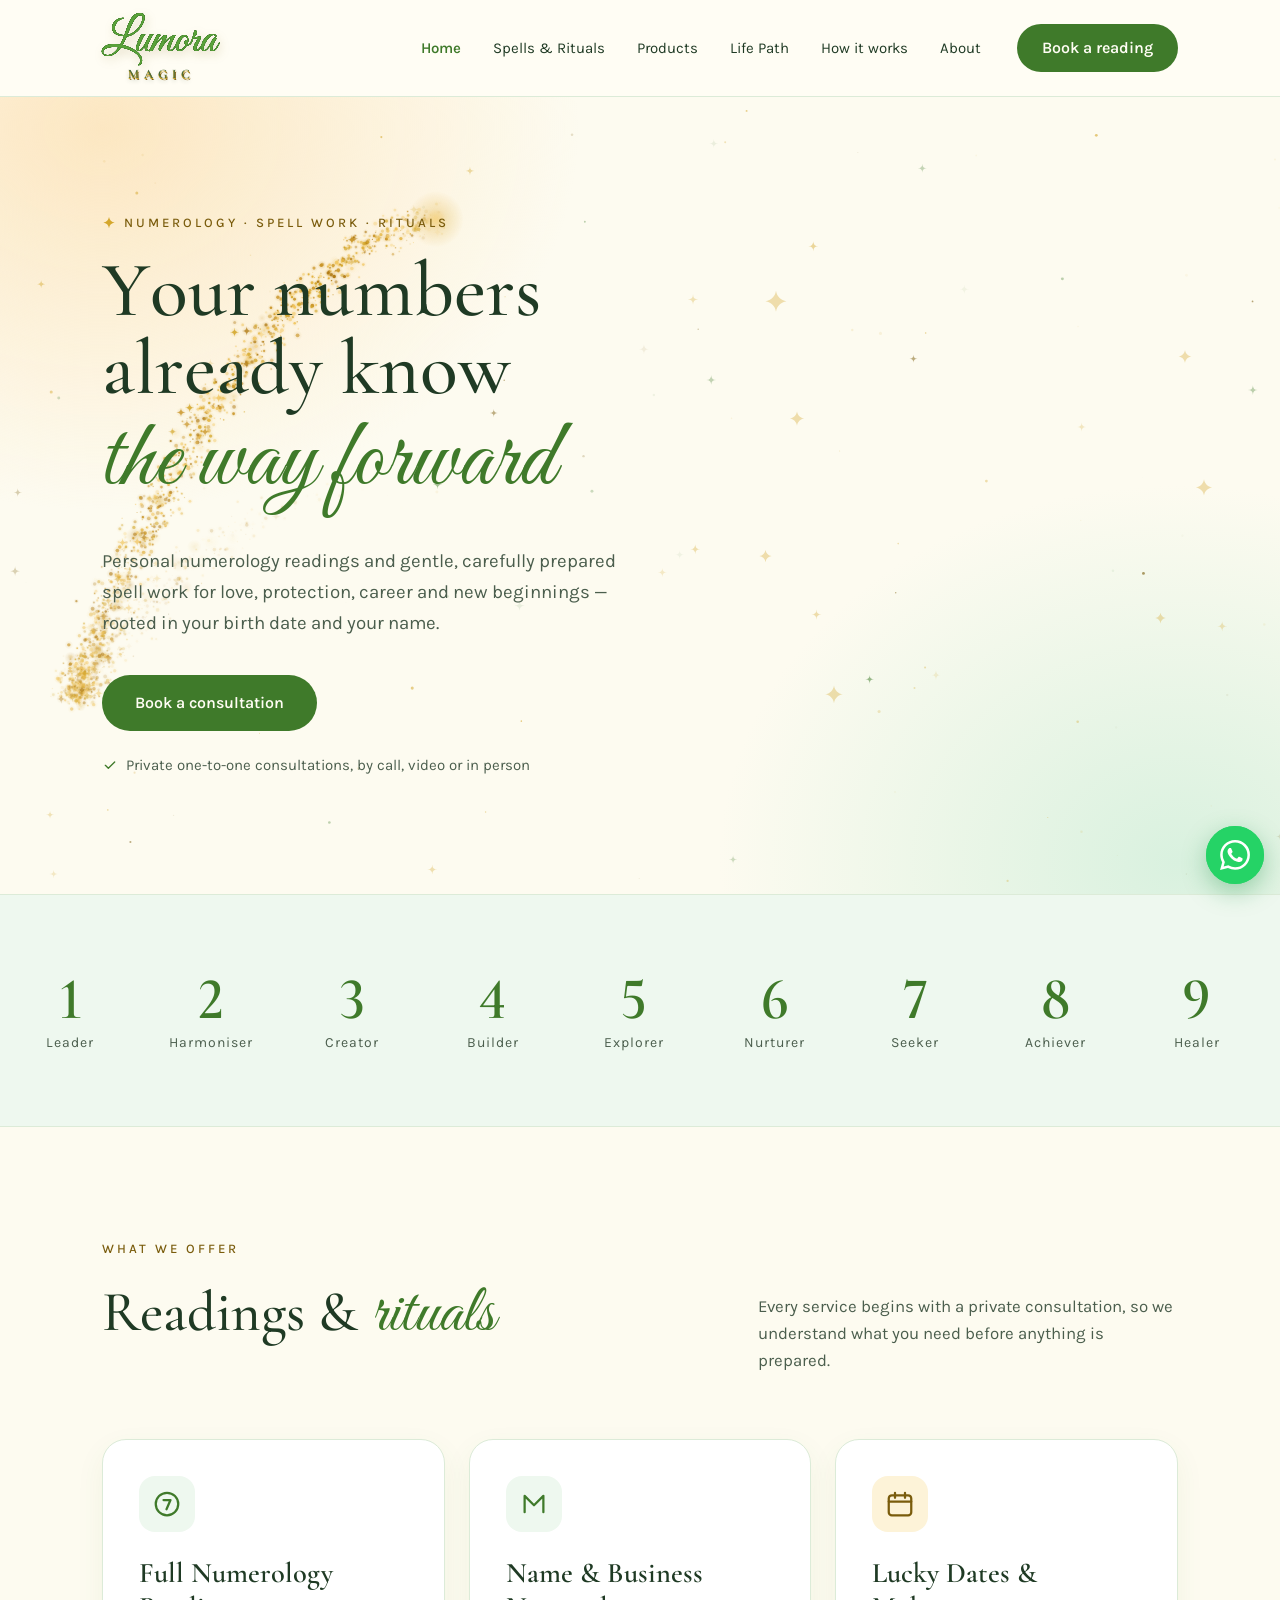
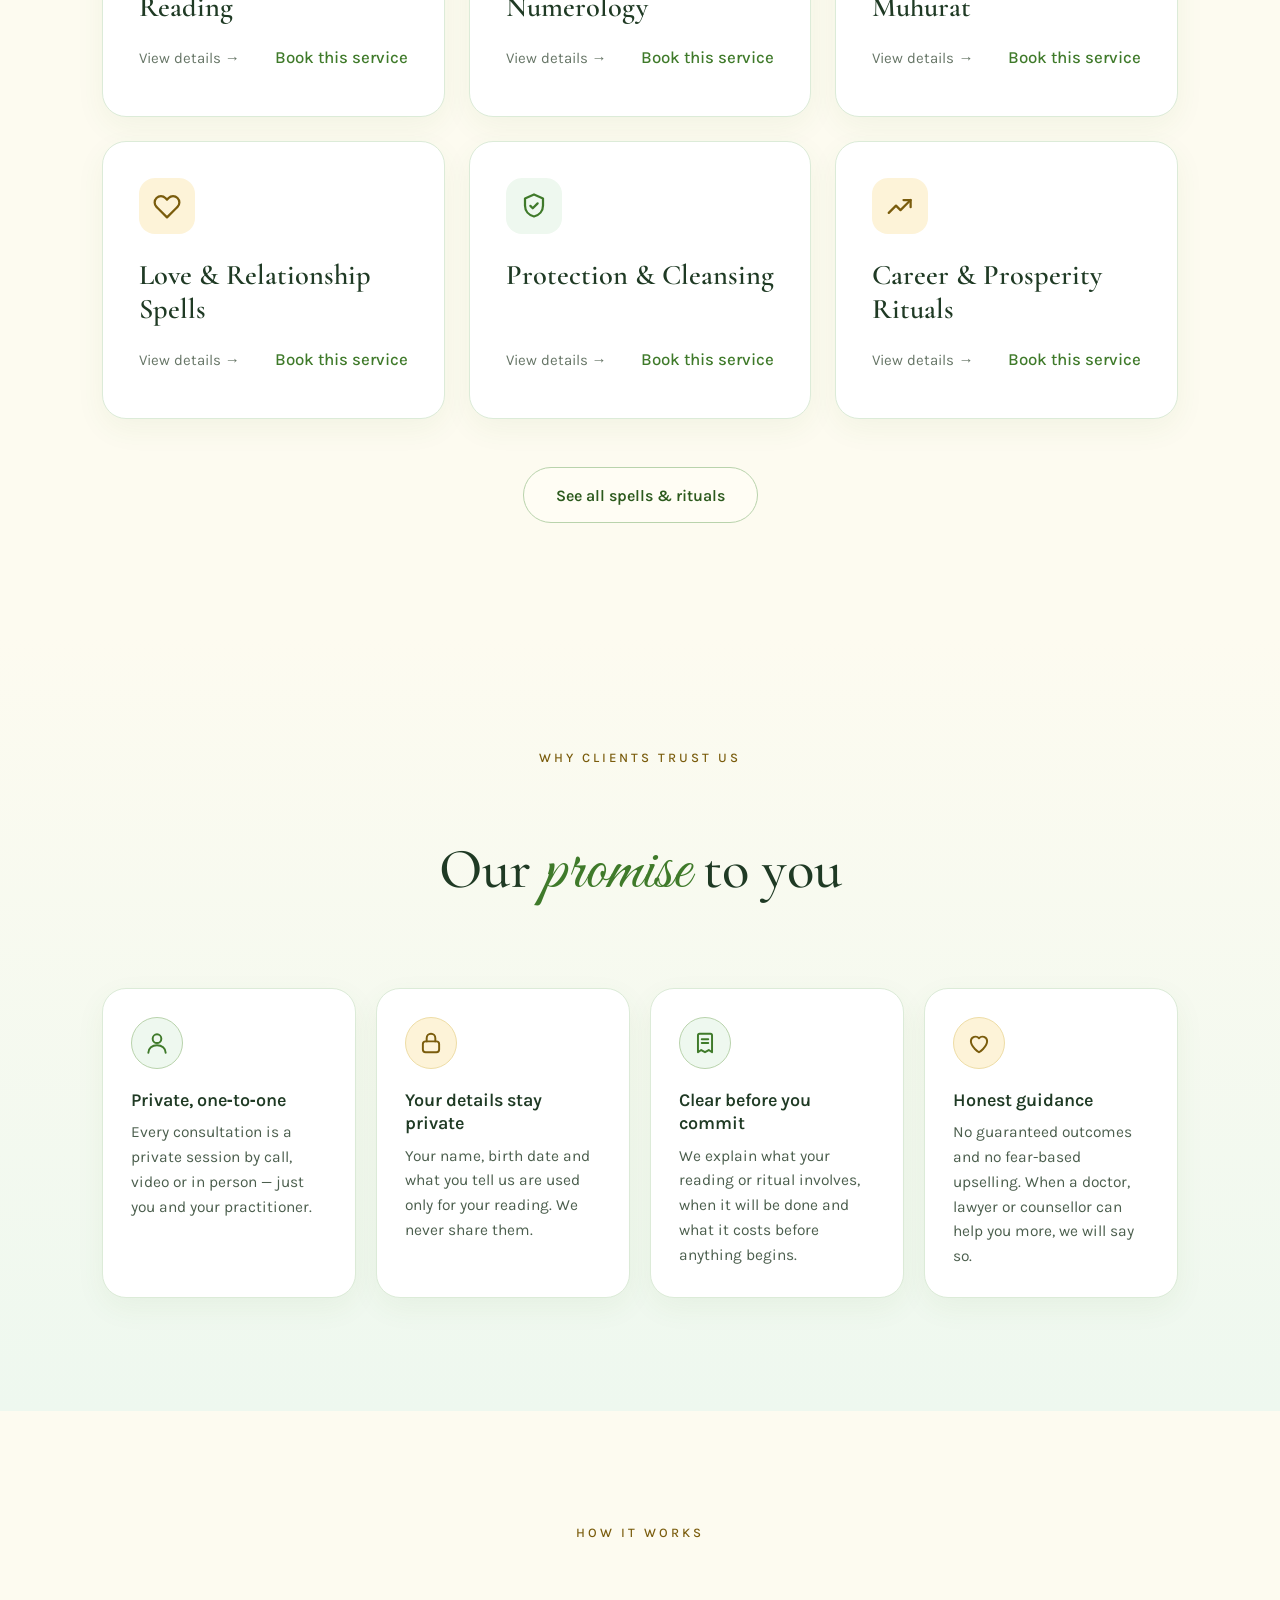
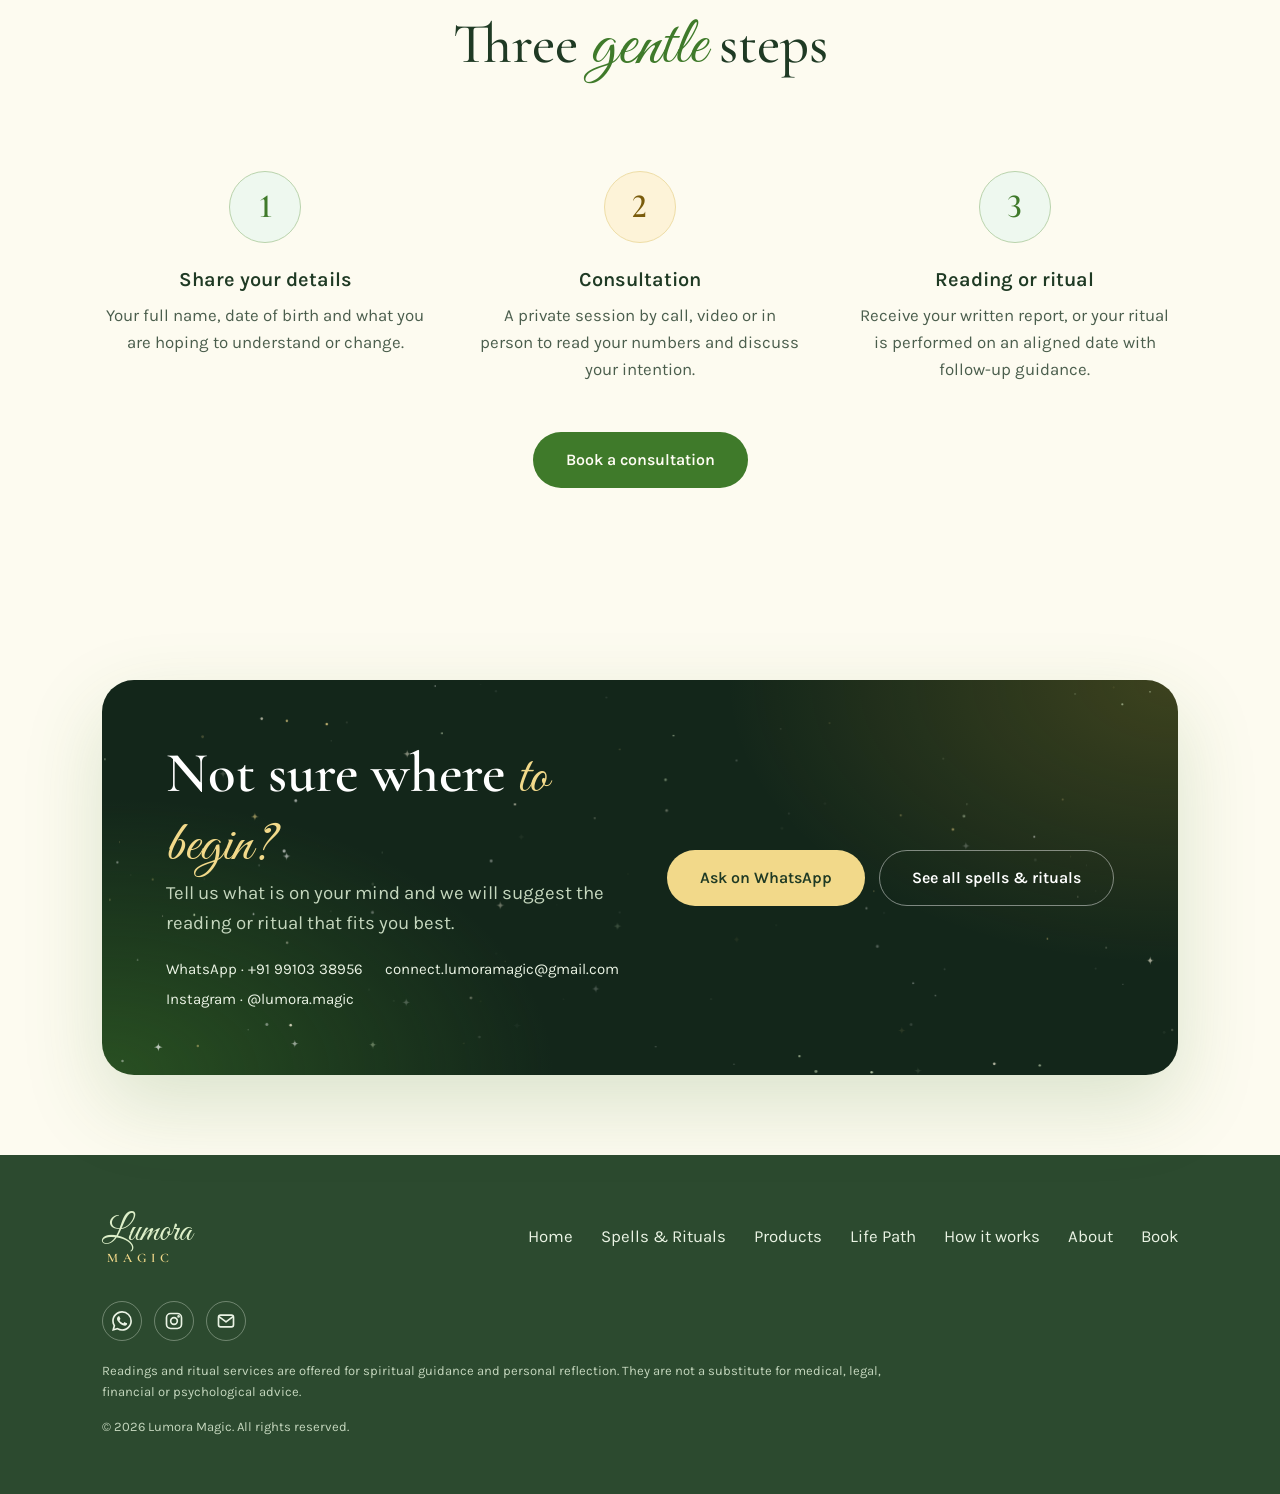
<file: index.html>
<!DOCTYPE html>
<html lang="en-IN">
<head>
<meta charset="utf-8">
<meta name="viewport" content="width=device-width, initial-scale=1">
<title>Lumora Magic — Numerology Readings &amp; Spell Work</title>
<meta name="description" content="Personal numerology readings, name numerology, lucky dates and spell work for love, protection and prosperity. Book a consultation with Lumora Magic.">
<meta name="theme-color" content="#3F7A2A">

<meta property="og:type" content="website">
<meta property="og:site_name" content="Lumora Magic">
<meta property="og:title" content="Lumora Magic — Numerology Readings &amp; Spell Work">
<meta property="og:description" content="Personal numerology readings, name numerology, lucky dates and spell work for love, protection and prosperity. Book a consultation with Lumora Magic.">
<meta property="og:image" content="assets/images/lumora-logo.jpg">
<meta property="og:image:alt" content="Lumora Magic logo">
<meta name="twitter:card" content="summary_large_image">
<meta name="twitter:title" content="Lumora Magic — Numerology Readings &amp; Spell Work">
<meta name="twitter:description" content="Personal numerology readings, name numerology, lucky dates and spell work for love, protection and prosperity. Book a consultation with Lumora Magic.">
<meta name="twitter:image" content="assets/images/lumora-logo.jpg">

<link rel="icon" href="assets/favicon.svg" type="image/svg+xml">
<link rel="preconnect" href="https://fonts.googleapis.com">
<link rel="preconnect" href="https://fonts.gstatic.com" crossorigin>
<link rel="stylesheet" href="https://fonts.googleapis.com/css2?family=Cormorant+Garamond:ital,wght@0,500;0,600;1,500&amp;family=Great+Vibes&amp;family=Karla:wght@400;500;600&amp;display=swap">
<link rel="stylesheet" href="css/styles.css?v=20260926-24">
<script src="js/main.js?v=20260926-8" defer></script>
</head>
<body>

<a class="skip-link" href="#main">Skip to content</a>

<header class="header" id="site-header">
  <div class="container header__inner">
    <a class="wordmark" href="/" aria-label="Lumora Magic home">
      <span class="wordmark__script">Lumora</span>
      <span class="wordmark__sub">MAGIC</span>
    </a>

    <button class="nav-toggle" type="button" id="nav-toggle" aria-label="Open menu" aria-expanded="false" aria-controls="primary-nav">
      <span class="nav-toggle__bars" aria-hidden="true"><span></span><span></span><span></span></span>
    </button>

    <nav class="nav" id="primary-nav" aria-label="Primary">
      <ul class="nav__list">
        <li><a class="nav__link" href="/" aria-current="page">Home</a></li>
        <li><a class="nav__link" href="/services">Spells &amp; Rituals</a></li>
        <li><a class="nav__link" href="/products">Products</a></li>
        <li><a class="nav__link" href="/life-path">Life Path</a></li>
        <li><a class="nav__link" href="/how-it-works">How it works</a></li>
        <li><a class="nav__link" href="/about">About</a></li>
      </ul>
      <a class="btn btn--primary btn--compact nav__cta" href="/book">Book a reading</a>
    </nav>
  </div>
</header>

<main id="main">

  <!-- ===================== HERO ===================== -->
  <section class="hero" id="top">
    <canvas class="starfield" data-palette="dawn" aria-hidden="true"></canvas>
    <!-- Golden glitter flight across the whole hero, drawn by initGlitter() in main.js. -->
    <canvas class="glitter" aria-hidden="true"></canvas>
    <div class="container hero__inner">
      <div class="hero__text">
        <p class="eyebrow">
          <svg class="eyebrow__spark" width="14" height="14" viewBox="0 0 24 24" aria-hidden="true" focusable="false"><path d="M12 1.6c.7 5.2 4.5 9 9.7 9.7-5.2.7-9 4.5-9.7 9.7-.7-5.2-4.5-9-9.7-9.7 5.2-.7 9-4.5 9.7-9.7Z" fill="currentColor"/></svg>
          Numerology · Spell work · Rituals
        </p>

        <h1 class="h1">
          <span class="h1__line">Your numbers</span>
          <span class="h1__line">already know</span>
          <span class="script h1__script">the way forward</span>
        </h1>

        <p class="hero__lede">Personal numerology readings and gentle, carefully prepared spell work for love, protection, career and new beginnings — rooted in your birth date and your name.</p>

        <div class="hero__actions">
          <a class="btn btn--primary" href="/book">Book a consultation</a>
        </div>

        <p class="hero__note">
          <svg width="16" height="16" viewBox="0 0 24 24" fill="none" stroke="currentColor" stroke-width="2" stroke-linecap="round" stroke-linejoin="round" aria-hidden="true" focusable="false"><path d="m5 12.5 4.5 4.5L19 7.5"/></svg>
          Private one-to-one consultations, by call, video or in person
        </p>
      </div>

      <div class="hero__media">
        <div class="sparkles" aria-hidden="true">
          <svg class="sparkle sparkle--1" width="26" height="26" viewBox="0 0 24 24" focusable="false"><path d="M12 1.6c.7 5.2 4.5 9 9.7 9.7-5.2.7-9 4.5-9.7 9.7-.7-5.2-4.5-9-9.7-9.7 5.2-.7 9-4.5 9.7-9.7Z" fill="currentColor"/></svg>
          <svg class="sparkle sparkle--2" width="16" height="16" viewBox="0 0 24 24" focusable="false"><path d="M12 1.6c.7 5.2 4.5 9 9.7 9.7-5.2.7-9 4.5-9.7 9.7-.7-5.2-4.5-9-9.7-9.7 5.2-.7 9-4.5 9.7-9.7Z" fill="currentColor"/></svg>
          <svg class="sparkle sparkle--3" width="20" height="20" viewBox="0 0 24 24" focusable="false"><path d="M12 1.6c.7 5.2 4.5 9 9.7 9.7-5.2.7-9 4.5-9.7 9.7-.7-5.2-4.5-9-9.7-9.7 5.2-.7 9-4.5 9.7-9.7Z" fill="currentColor"/></svg>
          <svg class="sparkle sparkle--4" width="13" height="13" viewBox="0 0 24 24" focusable="false"><path d="M12 1.6c.7 5.2 4.5 9 9.7 9.7-5.2.7-9 4.5-9.7 9.7-.7-5.2-4.5-9-9.7-9.7 5.2-.7 9-4.5 9.7-9.7Z" fill="currentColor"/></svg>
          <svg class="sparkle sparkle--5" width="22" height="22" viewBox="0 0 24 24" focusable="false"><path d="M12 1.6c.7 5.2 4.5 9 9.7 9.7-5.2.7-9 4.5-9.7 9.7-.7-5.2-4.5-9-9.7-9.7 5.2-.7 9-4.5 9.7-9.7Z" fill="currentColor"/></svg>
          <svg class="sparkle sparkle--6" width="15" height="15" viewBox="0 0 24 24" focusable="false"><path d="M12 1.6c.7 5.2 4.5 9 9.7 9.7-5.2.7-9 4.5-9.7 9.7-.7-5.2-4.5-9-9.7-9.7 5.2-.7 9-4.5 9.7-9.7Z" fill="currentColor"/></svg>
          <svg class="sparkle sparkle--7" width="18" height="18" viewBox="0 0 24 24" focusable="false"><path d="M12 1.6c.7 5.2 4.5 9 9.7 9.7-5.2.7-9 4.5-9.7 9.7-.7-5.2-4.5-9-9.7-9.7 5.2-.7 9-4.5 9.7-9.7Z" fill="currentColor"/></svg>
        </div>
      </div>
    </div>
  </section>

<!-- ===================== NUMBERS STRIP ===================== -->
  <div class="numbers">
    <div class="container">
      <ul class="numbers__list">
        <li class="numbers__item"><span class="numbers__digit">1</span><span class="numbers__label">Leader</span></li>
        <li class="numbers__item"><span class="numbers__digit">2</span><span class="numbers__label">Harmoniser</span></li>
        <li class="numbers__item"><span class="numbers__digit">3</span><span class="numbers__label">Creator</span></li>
        <li class="numbers__item"><span class="numbers__digit">4</span><span class="numbers__label">Builder</span></li>
        <li class="numbers__item"><span class="numbers__digit">5</span><span class="numbers__label">Explorer</span></li>
        <li class="numbers__item"><span class="numbers__digit">6</span><span class="numbers__label">Nurturer</span></li>
        <li class="numbers__item"><span class="numbers__digit">7</span><span class="numbers__label">Seeker</span></li>
        <li class="numbers__item"><span class="numbers__digit">8</span><span class="numbers__label">Achiever</span></li>
        <li class="numbers__item"><span class="numbers__digit">9</span><span class="numbers__label">Healer</span></li>
      </ul>
    </div>
  </div>

<!-- ===================== SERVICES ===================== -->
  <!--
    The first six services from the API (GET /api/services), managed in /admin.
    These cards stay if the API can't be reached.
  -->
  <section class="section" id="offer">
    <div class="container">
      <div class="section__head">
        <div class="section__head-main">
          <p class="eyebrow">What we offer</p>
          <h2 class="h2"><span class="h2__serif">Readings &amp;</span> <span class="script script--h2">rituals</span></h2>
        </div>
        <p class="section__head-text">Every service begins with a private consultation, so we understand what you need before anything is prepared.</p>
      </div>

      <ul class="cards cards--swipe" id="service-cards" data-limit="6">
        <li class="card card--linked">
          <span class="card__icon card__icon--green">
            <svg width="30" height="30" viewBox="0 0 24 24" fill="none" stroke="currentColor" stroke-width="1.8" stroke-linecap="round" stroke-linejoin="round" aria-hidden="true" focusable="false"><circle cx="12" cy="12" r="9"/><path d="M9.2 8.8h5.6l-3.2 7.4"/></svg>
          </span>
          <h3 class="card__title"><a class="card__title-link" href="/service?slug=full-numerology-reading">Full Numerology Reading</a></h3>
          <div class="card__links"><span class="card__more" aria-hidden="true">View details &rarr;</span> <a class="card__link" href="/book?service=Full%20Numerology%20Reading">Book this service</a></div>
        </li>

        <li class="card card--linked">
          <span class="card__icon card__icon--green">
            <svg width="30" height="30" viewBox="0 0 24 24" fill="none" stroke="currentColor" stroke-width="1.8" stroke-linecap="round" stroke-linejoin="round" aria-hidden="true" focusable="false"><path d="M4.5 18.5V5.5L12 13l7.5-7.5v13"/></svg>
          </span>
          <h3 class="card__title"><a class="card__title-link" href="/service?slug=name-business-numerology">Name &amp; Business Numerology</a></h3>
          <div class="card__links"><span class="card__more" aria-hidden="true">View details &rarr;</span> <a class="card__link" href="/book?service=Name%20%26%20Business%20Numerology">Book this service</a></div>
        </li>

        <li class="card card--linked">
          <span class="card__icon card__icon--gold">
            <svg width="30" height="30" viewBox="0 0 24 24" fill="none" stroke="currentColor" stroke-width="1.8" stroke-linecap="round" stroke-linejoin="round" aria-hidden="true" focusable="false"><rect x="3" y="5" width="18" height="16" rx="2.5"/><path d="M8 3v4M16 3v4M3 10h18"/></svg>
          </span>
          <h3 class="card__title"><a class="card__title-link" href="/service?slug=lucky-dates-muhurat">Lucky Dates &amp; Muhurat</a></h3>
          <div class="card__links"><span class="card__more" aria-hidden="true">View details &rarr;</span> <a class="card__link" href="/book?service=Lucky%20Dates%20%26%20Muhurat">Book this service</a></div>
        </li>

        <li class="card card--linked">
          <span class="card__icon card__icon--gold">
            <svg width="30" height="30" viewBox="0 0 24 24" fill="none" stroke="currentColor" stroke-width="1.8" stroke-linecap="round" stroke-linejoin="round" aria-hidden="true" focusable="false"><path d="M20.4 5.6a5 5 0 0 0-7.1 0L12 6.9l-1.3-1.3a5 5 0 1 0-7.1 7.1l1.3 1.3L12 21.1l7.1-7.1 1.3-1.3a5 5 0 0 0 0-7.1Z"/></svg>
          </span>
          <h3 class="card__title"><a class="card__title-link" href="/service?slug=love-relationship-spells">Love &amp; Relationship Spells</a></h3>
          <div class="card__links"><span class="card__more" aria-hidden="true">View details &rarr;</span> <a class="card__link" href="/book?service=Love%20%26%20Relationship%20Spells">Book this service</a></div>
        </li>

        <li class="card card--linked">
          <span class="card__icon card__icon--green">
            <svg width="30" height="30" viewBox="0 0 24 24" fill="none" stroke="currentColor" stroke-width="1.8" stroke-linecap="round" stroke-linejoin="round" aria-hidden="true" focusable="false"><path d="M12 2.8 19.2 6v5.6c0 4.5-3 7.8-7.2 8.8-4.2-1-7.2-4.3-7.2-8.8V6Z"/><path d="M9.1 11.9 11 13.8l3.9-3.9"/></svg>
          </span>
          <h3 class="card__title"><a class="card__title-link" href="/service?slug=protection-cleansing">Protection &amp; Cleansing</a></h3>
          <div class="card__links"><span class="card__more" aria-hidden="true">View details &rarr;</span> <a class="card__link" href="/book?service=Protection%20%26%20Cleansing">Book this service</a></div>
        </li>

        <li class="card card--linked">
          <span class="card__icon card__icon--gold">
            <svg width="30" height="30" viewBox="0 0 24 24" fill="none" stroke="currentColor" stroke-width="1.8" stroke-linecap="round" stroke-linejoin="round" aria-hidden="true" focusable="false"><path d="M3 17.5 8.8 11.7l3.6 3.6L20.5 7.2"/><path d="M14.8 7.2h5.7v5.7"/></svg>
          </span>
          <h3 class="card__title"><a class="card__title-link" href="/service?slug=career-prosperity-rituals">Career &amp; Prosperity Rituals</a></h3>
          <div class="card__links"><span class="card__more" aria-hidden="true">View details &rarr;</span> <a class="card__link" href="/book?service=Career%20%26%20Prosperity%20Rituals">Book this service</a></div>
        </li>
      </ul>
      <p class="section__cta"><a class="btn btn--secondary" href="/services">See all spells &amp; rituals</a></p>
    </div>
  </section>

<!-- ===================== PROMISE ===================== -->
  <section class="section promise" aria-labelledby="promise-title">
    <div class="container">
      <div class="section__head section__head--center">
        <p class="eyebrow">Why clients trust us</p>
        <h2 class="h2" id="promise-title"><span class="h2__serif">Our</span> <span class="script script--h2">promise</span> <span class="h2__serif">to you</span></h2>
      </div>

      <ul class="promises">
        <li class="promise__item">
          <span class="promise__icon"><svg width="26" height="26" viewBox="0 0 24 24" fill="none" stroke="currentColor" stroke-width="1.8" stroke-linecap="round" stroke-linejoin="round" aria-hidden="true" focusable="false"><circle cx="12" cy="8" r="4"/><path d="M4 21c0-4 3.6-7 8-7s8 3 8 7"/></svg></span>
          <h3 class="promise__title">Private, one&#8209;to&#8209;one</h3>
          <p class="promise__text">Every consultation is a private session by call, video or in person &mdash; just you and your practitioner.</p>
        </li>
        <li class="promise__item">
          <span class="promise__icon promise__icon--gold"><svg width="26" height="26" viewBox="0 0 24 24" fill="none" stroke="currentColor" stroke-width="1.8" stroke-linecap="round" stroke-linejoin="round" aria-hidden="true" focusable="false"><rect x="4.5" y="10.5" width="15" height="10" rx="2.5"/><path d="M8 10.5V7.5a4 4 0 0 1 8 0v3"/></svg></span>
          <h3 class="promise__title">Your details stay private</h3>
          <p class="promise__text">Your name, birth date and what you tell us are used only for your reading. We never share them.</p>
        </li>
        <li class="promise__item">
          <span class="promise__icon"><svg width="26" height="26" viewBox="0 0 24 24" fill="none" stroke="currentColor" stroke-width="1.8" stroke-linecap="round" stroke-linejoin="round" aria-hidden="true" focusable="false"><path d="M7 3.5h10a1.5 1.5 0 0 1 1.5 1.5v15.5l-3-2-3.5 2-3.5-2-3 2V5A1.5 1.5 0 0 1 7 3.5Z"/><path d="M9 8.5h6M9 12h6"/></svg></span>
          <h3 class="promise__title">Clear before you commit</h3>
          <p class="promise__text">We explain what your reading or ritual involves, when it will be done and what it costs before anything begins.</p>
        </li>
        <li class="promise__item">
          <span class="promise__icon promise__icon--gold"><svg width="26" height="26" viewBox="0 0 24 24" fill="none" stroke="currentColor" stroke-width="1.8" stroke-linecap="round" stroke-linejoin="round" aria-hidden="true" focusable="false"><path d="M12 20.5s-7.5-4.6-7.5-10.3A4.3 4.3 0 0 1 12 7.6a4.3 4.3 0 0 1 7.5 2.6c0 5.7-7.5 10.3-7.5 10.3Z"/></svg></span>
          <h3 class="promise__title">Honest guidance</h3>
          <p class="promise__text">No guaranteed outcomes and no fear-based upselling. When a doctor, lawyer or counsellor can help you more, we will say so.</p>
        </li>
      </ul>
    </div>
  </section>

<!-- ===================== HOW IT WORKS ===================== -->
  <section class="section" id="process">
    <div class="container">
      <div class="section__head section__head--center">
        <p class="eyebrow">How it works</p>
        <h2 class="h2"><span class="h2__serif">Three</span> <span class="script script--h2">gentle</span> <span class="h2__serif">steps</span></h2>
      </div>
      <ol class="steps">
        <li class="step">
          <span class="step__badge step__badge--mint">1</span>
          <h3 class="step__title">Share your details</h3>
          <p class="step__text">Your full name, date of birth and what you are hoping to understand or change.</p>
        </li>
        <li class="step">
          <span class="step__badge step__badge--gold">2</span>
          <h3 class="step__title">Consultation</h3>
          <p class="step__text">A private session by call, video or in person to read your numbers and discuss your intention.</p>
        </li>
        <li class="step">
          <span class="step__badge step__badge--mint">3</span>
          <h3 class="step__title">Reading or ritual</h3>
          <p class="step__text">Receive your written report, or your ritual is performed on an aligned date with follow-up guidance.</p>
        </li>
      </ol>
      <p class="section__cta"><a class="btn btn--primary" href="/book">Book a consultation</a></p>
    </div>
  </section>

<!-- ===================== PRACTITIONER ===================== -->
  <!-- Filled from GET /api/practitioners; stays hidden until one is added in /admin. -->
  <section class="section about" id="meet" aria-labelledby="meet-title" hidden>
    <div class="container about__list">
      <div class="section__head section__head--center about__head">
        <p class="eyebrow">Who you&rsquo;ll be speaking with</p>
        <h2 class="h2" id="meet-title"><span class="h2__serif">Meet your</span> <span class="script script--h2">practitioner</span></h2>
      </div>
      <div class="about__list" id="home-practitioners"></div>
    </div>
  </section>

<!-- ===================== TESTIMONIALS ===================== -->
  <!-- Clients' own words from GET /api/testimonials (Reviews in /admin); hidden until one is added. -->
  <section class="section" id="testimonials" aria-labelledby="testimonials-title" hidden>
    <div class="container">
      <div class="section__head section__head--center">
        <h2 class="h2" id="testimonials-title"><span class="h2__serif">Words from</span> <span class="script script--h2">clients</span></h2>
      </div>
      <div class="reviews" role="region" aria-label="Client reviews">
        <ul class="reviews__track" id="testimonial-cards"></ul>
      </div>
    </div>
  </section>

<!-- ===================== CTA BAND ===================== -->
  <section class="cta-band" aria-labelledby="cta-title">
    <div class="container">
      <div class="cta-band__panel">
        <canvas class="starfield" data-palette="night" aria-hidden="true"></canvas>
        <div class="cta-band__inner">
          <div>
            <h2 class="cta-band__title" id="cta-title">Not sure where <span class="script">to begin?</span></h2>
            <p class="cta-band__text">Tell us what is on your mind and we will suggest the reading or ritual that fits you best.</p>
            <ul class="cta-band__contact">
              <li><a id="contact-whatsapp" href="https://wa.me/919910338956" target="_blank" rel="noopener">WhatsApp · +91 99103 38956</a></li>
              <li><a id="contact-email" href="mailto:connect.lumoramagic@gmail.com">connect.lumoramagic@gmail.com</a></li>
              <li><a id="contact-instagram" href="https://www.instagram.com/lumora.magic/" target="_blank" rel="noopener">Instagram · @lumora.magic</a></li>
            </ul>
          </div>
          <div class="cta-band__actions">
            <a class="btn btn--glow" id="cta-whatsapp" href="https://wa.me/919910338956" target="_blank" rel="noopener">Ask on WhatsApp</a>
            <a class="btn btn--secondary" href="/services">See all spells &amp; rituals</a>
          </div>
        </div>
      </div>
    </div>
  </section>

</main>

<footer class="footer">
  <div class="container">
    <div class="footer__top">
      <p class="footer__wordmark">
        <span class="footer__script">Lumora</span>
        <span class="footer__sub">MAGIC</span>
      </p>
      <nav class="footer__nav" aria-label="Footer">
        <ul class="footer__list">
          <li><a class="footer__link" href="/">Home</a></li>
          <li><a class="footer__link" href="/services">Spells &amp; Rituals</a></li>
          <li><a class="footer__link" href="/products">Products</a></li>
          <li><a class="footer__link" href="/life-path">Life Path</a></li>
          <li><a class="footer__link" href="/how-it-works">How it works</a></li>
          <li><a class="footer__link" href="/about">About</a></li>
          <li><a class="footer__link" href="/book">Book</a></li>
        </ul>
      </nav>
    </div>

    <ul class="footer__social" aria-label="Contact Lumora Magic">
      <li><a class="footer__social-link" data-contact="whatsapp" href="https://wa.me/919910338956" target="_blank" rel="noopener" aria-label="WhatsApp +91 99103 38956"><svg width="20" height="20" viewBox="0 0 24 24" aria-hidden="true" focusable="false"><path fill="currentColor" d="M17.472 14.382c-.297-.149-1.758-.867-2.03-.967-.273-.099-.471-.148-.67.15-.197.297-.767.966-.94 1.164-.173.199-.347.223-.644.075-.297-.15-1.255-.463-2.39-1.475-.883-.788-1.48-1.761-1.653-2.059-.173-.297-.018-.458.13-.606.134-.133.298-.347.446-.52.149-.174.198-.298.298-.497.099-.198.05-.371-.025-.52-.075-.149-.669-1.612-.916-2.207-.242-.579-.487-.5-.669-.51-.173-.008-.371-.01-.57-.01-.198 0-.52.074-.792.372-.272.297-1.04 1.016-1.04 2.479 0 1.462 1.065 2.875 1.213 3.074.149.198 2.096 3.2 5.077 4.487.709.306 1.262.489 1.694.625.712.227 1.36.195 1.871.118.571-.085 1.758-.719 2.006-1.413.248-.694.248-1.289.173-1.413-.074-.124-.272-.198-.57-.347m-5.421 7.403h-.004a9.87 9.87 0 0 1-5.031-1.378l-.361-.214-3.741.982.998-3.648-.235-.374a9.86 9.86 0 0 1-1.51-5.26c.001-5.45 4.436-9.884 9.888-9.884 2.64 0 5.122 1.03 6.988 2.898a9.825 9.825 0 0 1 2.893 6.994c-.003 5.45-4.437 9.884-9.885 9.884m8.413-18.297A11.815 11.815 0 0 0 12.05 0C5.495 0 .16 5.335.157 11.892c0 2.096.547 4.142 1.588 5.945L.057 24l6.305-1.654a11.882 11.882 0 0 0 5.683 1.448h.005c6.554 0 11.89-5.335 11.893-11.893a11.821 11.821 0 0 0-3.48-8.413Z"/></svg></a></li>
      <li><a class="footer__social-link" data-contact="instagram" href="https://www.instagram.com/lumora.magic/" target="_blank" rel="noopener" aria-label="Instagram @lumora.magic"><svg width="20" height="20" viewBox="0 0 24 24" fill="none" stroke="currentColor" stroke-width="2" stroke-linecap="round" stroke-linejoin="round" aria-hidden="true" focusable="false"><rect x="3" y="3" width="18" height="18" rx="5"/><circle cx="12" cy="12" r="4"/><circle cx="17.5" cy="6.5" r="0.6" fill="currentColor"/></svg></a></li>
      <li><a class="footer__social-link" data-contact="email" href="mailto:connect.lumoramagic@gmail.com" aria-label="Email connect.lumoramagic@gmail.com"><svg width="20" height="20" viewBox="0 0 24 24" fill="none" stroke="currentColor" stroke-width="2" stroke-linecap="round" stroke-linejoin="round" aria-hidden="true" focusable="false"><rect x="3" y="5" width="18" height="14" rx="2.5"/><path d="m4 7 8 6 8-6"/></svg></a></li>
    </ul>

    <p class="footer__disclaimer">Readings and ritual services are offered for spiritual guidance and personal reflection. They are not a substitute for medical, legal, financial or psychological advice.</p>
    <p class="footer__copy">&copy; <span id="year">2026</span> Lumora Magic. All rights reserved.</p>
  </div>
</footer>

</body>
</html>
</file>
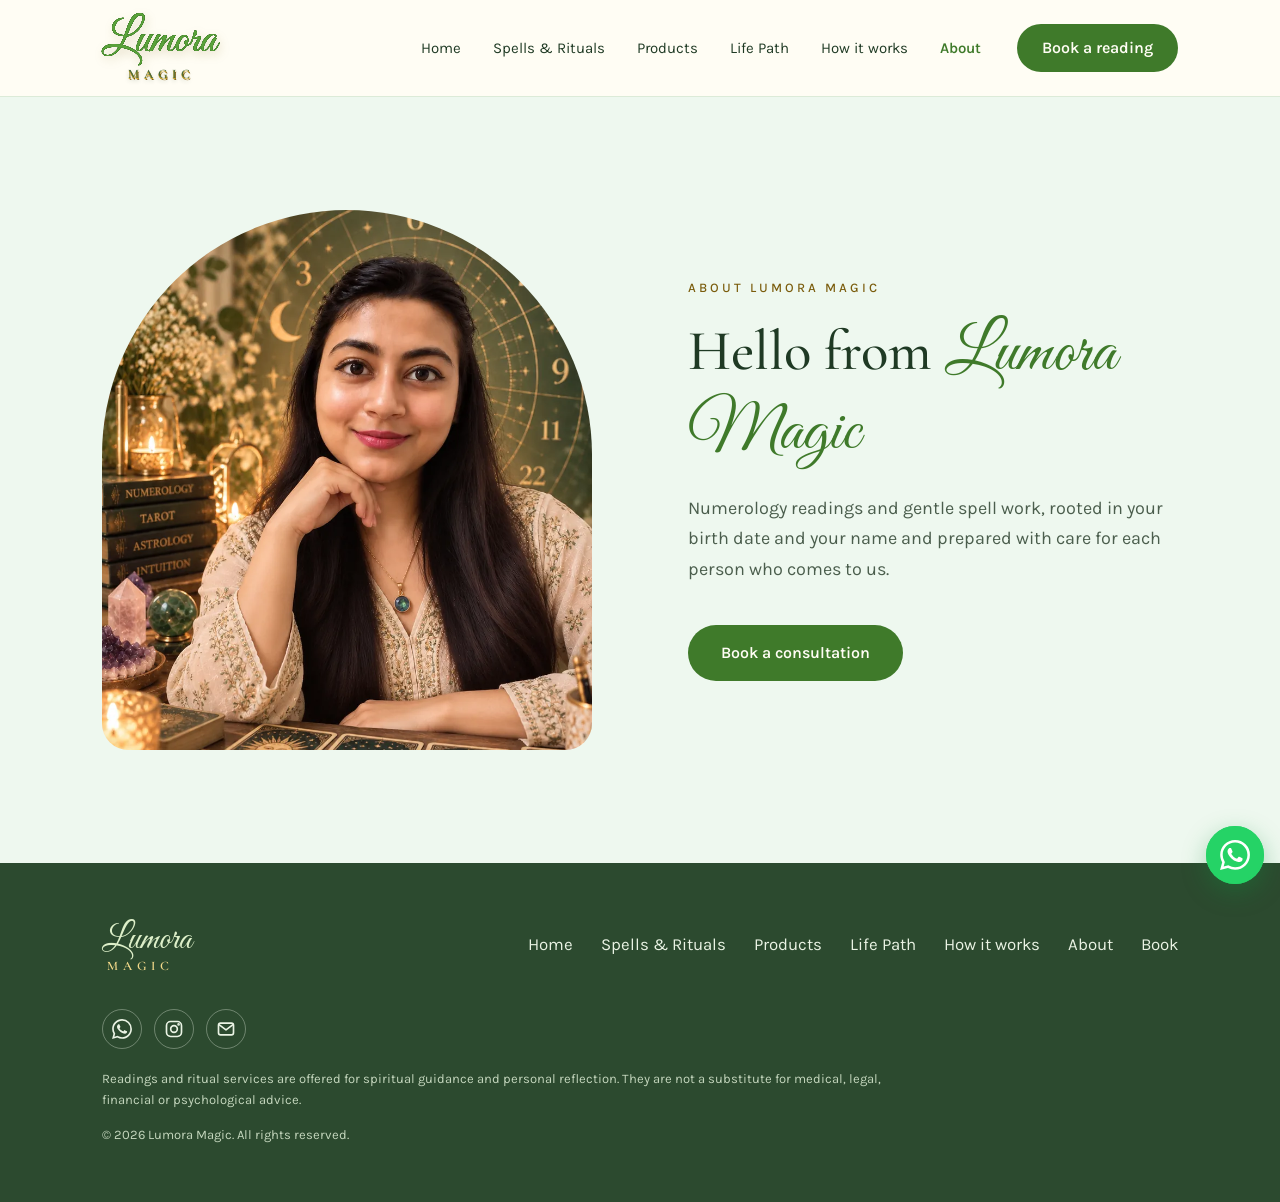
<file: about.html>
<!DOCTYPE html>
<html lang="en-IN">
<head>
<meta charset="utf-8">
<meta name="viewport" content="width=device-width, initial-scale=1">
<title>About — Lumora Magic</title>
<meta name="description" content="Meet the practitioner behind Lumora Magic: numerology and spell work rooted in your birth date and your name.">
<meta name="theme-color" content="#3F7A2A">

<meta property="og:type" content="website">
<meta property="og:site_name" content="Lumora Magic">
<meta property="og:title" content="About — Lumora Magic">
<meta property="og:description" content="Meet the practitioner behind Lumora Magic: numerology and spell work rooted in your birth date and your name.">
<meta property="og:image" content="assets/images/lumora-logo.jpg">
<meta property="og:image:alt" content="Lumora Magic logo">
<meta name="twitter:card" content="summary_large_image">
<meta name="twitter:title" content="About — Lumora Magic">
<meta name="twitter:description" content="Meet the practitioner behind Lumora Magic: numerology and spell work rooted in your birth date and your name.">
<meta name="twitter:image" content="assets/images/lumora-logo.jpg">

<link rel="icon" href="assets/favicon.svg" type="image/svg+xml">
<link rel="preconnect" href="https://fonts.googleapis.com">
<link rel="preconnect" href="https://fonts.gstatic.com" crossorigin>
<link rel="stylesheet" href="https://fonts.googleapis.com/css2?family=Cormorant+Garamond:ital,wght@0,500;0,600;1,500&amp;family=Great+Vibes&amp;family=Karla:wght@400;500;600&amp;display=swap">
<link rel="stylesheet" href="css/styles.css?v=20260926-24">
<script src="js/main.js?v=20260926-8" defer></script>
</head>
<body>

<a class="skip-link" href="#main">Skip to content</a>

<header class="header" id="site-header">
  <div class="container header__inner">
    <a class="wordmark" href="/" aria-label="Lumora Magic home">
      <span class="wordmark__script">Lumora</span>
      <span class="wordmark__sub">MAGIC</span>
    </a>

    <button class="nav-toggle" type="button" id="nav-toggle" aria-label="Open menu" aria-expanded="false" aria-controls="primary-nav">
      <span class="nav-toggle__bars" aria-hidden="true"><span></span><span></span><span></span></span>
    </button>

    <nav class="nav" id="primary-nav" aria-label="Primary">
      <ul class="nav__list">
        <li><a class="nav__link" href="/">Home</a></li>
        <li><a class="nav__link" href="/services">Spells &amp; Rituals</a></li>
        <li><a class="nav__link" href="/products">Products</a></li>
        <li><a class="nav__link" href="/life-path">Life Path</a></li>
        <li><a class="nav__link" href="/how-it-works">How it works</a></li>
        <li><a class="nav__link" href="/about" aria-current="page">About</a></li>
      </ul>
      <a class="btn btn--primary btn--compact nav__cta" href="/book">Book a reading</a>
    </nav>
  </div>
</header>

<main id="main">

  <!-- ===================== ABOUT ===================== -->
  <!--
    The practitioners come from the API (GET /api/practitioners) and are added
    in /admin. Until one is added, or if the API can't be reached, this
    general introduction shows instead.
  -->
  <section class="section about" id="about">
    <div class="container about__list" id="practitioners">
      <article class="about__inner">
        <div class="about__media">
          <picture>
            <source srcset="assets/images/practitioner.webp" type="image/webp">
            <img class="about__photo" src="assets/images/practitioner.jpg"
                 alt="A Lumora Magic reading table with tarot cards, crystals and candles"
                 width="900" height="1200">
          </picture>
        </div>

        <div class="about__text">
          <p class="eyebrow">About Lumora Magic</p>
          <h1 class="h2"><span class="h2__serif">Hello from</span> <span class="script script--h2">Lumora Magic</span></h1>
          <div class="about__lede">
            <p>Numerology readings and gentle spell work, rooted in your birth date and your name and prepared with care for each person who comes to us.</p>
          </div>

          <p class="section__cta section__cta--start"><a class="btn btn--primary" href="/book">Book a consultation</a></p>
        </div>
      </article>
    </div>
  </section>

</main>

<footer class="footer">
  <div class="container">
    <div class="footer__top">
      <p class="footer__wordmark">
        <span class="footer__script">Lumora</span>
        <span class="footer__sub">MAGIC</span>
      </p>
      <nav class="footer__nav" aria-label="Footer">
        <ul class="footer__list">
          <li><a class="footer__link" href="/">Home</a></li>
          <li><a class="footer__link" href="/services">Spells &amp; Rituals</a></li>
          <li><a class="footer__link" href="/products">Products</a></li>
          <li><a class="footer__link" href="/life-path">Life Path</a></li>
          <li><a class="footer__link" href="/how-it-works">How it works</a></li>
          <li><a class="footer__link" href="/about">About</a></li>
          <li><a class="footer__link" href="/book">Book</a></li>
        </ul>
      </nav>
    </div>

    <ul class="footer__social" aria-label="Contact Lumora Magic">
      <li><a class="footer__social-link" data-contact="whatsapp" href="https://wa.me/919910338956" target="_blank" rel="noopener" aria-label="WhatsApp +91 99103 38956"><svg width="20" height="20" viewBox="0 0 24 24" aria-hidden="true" focusable="false"><path fill="currentColor" d="M17.472 14.382c-.297-.149-1.758-.867-2.03-.967-.273-.099-.471-.148-.67.15-.197.297-.767.966-.94 1.164-.173.199-.347.223-.644.075-.297-.15-1.255-.463-2.39-1.475-.883-.788-1.48-1.761-1.653-2.059-.173-.297-.018-.458.13-.606.134-.133.298-.347.446-.52.149-.174.198-.298.298-.497.099-.198.05-.371-.025-.52-.075-.149-.669-1.612-.916-2.207-.242-.579-.487-.5-.669-.51-.173-.008-.371-.01-.57-.01-.198 0-.52.074-.792.372-.272.297-1.04 1.016-1.04 2.479 0 1.462 1.065 2.875 1.213 3.074.149.198 2.096 3.2 5.077 4.487.709.306 1.262.489 1.694.625.712.227 1.36.195 1.871.118.571-.085 1.758-.719 2.006-1.413.248-.694.248-1.289.173-1.413-.074-.124-.272-.198-.57-.347m-5.421 7.403h-.004a9.87 9.87 0 0 1-5.031-1.378l-.361-.214-3.741.982.998-3.648-.235-.374a9.86 9.86 0 0 1-1.51-5.26c.001-5.45 4.436-9.884 9.888-9.884 2.64 0 5.122 1.03 6.988 2.898a9.825 9.825 0 0 1 2.893 6.994c-.003 5.45-4.437 9.884-9.885 9.884m8.413-18.297A11.815 11.815 0 0 0 12.05 0C5.495 0 .16 5.335.157 11.892c0 2.096.547 4.142 1.588 5.945L.057 24l6.305-1.654a11.882 11.882 0 0 0 5.683 1.448h.005c6.554 0 11.89-5.335 11.893-11.893a11.821 11.821 0 0 0-3.48-8.413Z"/></svg></a></li>
      <li><a class="footer__social-link" data-contact="instagram" href="https://www.instagram.com/lumora.magic/" target="_blank" rel="noopener" aria-label="Instagram @lumora.magic"><svg width="20" height="20" viewBox="0 0 24 24" fill="none" stroke="currentColor" stroke-width="2" stroke-linecap="round" stroke-linejoin="round" aria-hidden="true" focusable="false"><rect x="3" y="3" width="18" height="18" rx="5"/><circle cx="12" cy="12" r="4"/><circle cx="17.5" cy="6.5" r="0.6" fill="currentColor"/></svg></a></li>
      <li><a class="footer__social-link" data-contact="email" href="mailto:connect.lumoramagic@gmail.com" aria-label="Email connect.lumoramagic@gmail.com"><svg width="20" height="20" viewBox="0 0 24 24" fill="none" stroke="currentColor" stroke-width="2" stroke-linecap="round" stroke-linejoin="round" aria-hidden="true" focusable="false"><rect x="3" y="5" width="18" height="14" rx="2.5"/><path d="m4 7 8 6 8-6"/></svg></a></li>
    </ul>

    <p class="footer__disclaimer">Readings and ritual services are offered for spiritual guidance and personal reflection. They are not a substitute for medical, legal, financial or psychological advice.</p>
    <p class="footer__copy">&copy; <span id="year">2026</span> Lumora Magic. All rights reserved.</p>
  </div>
</footer>

</body>
</html>
</file>
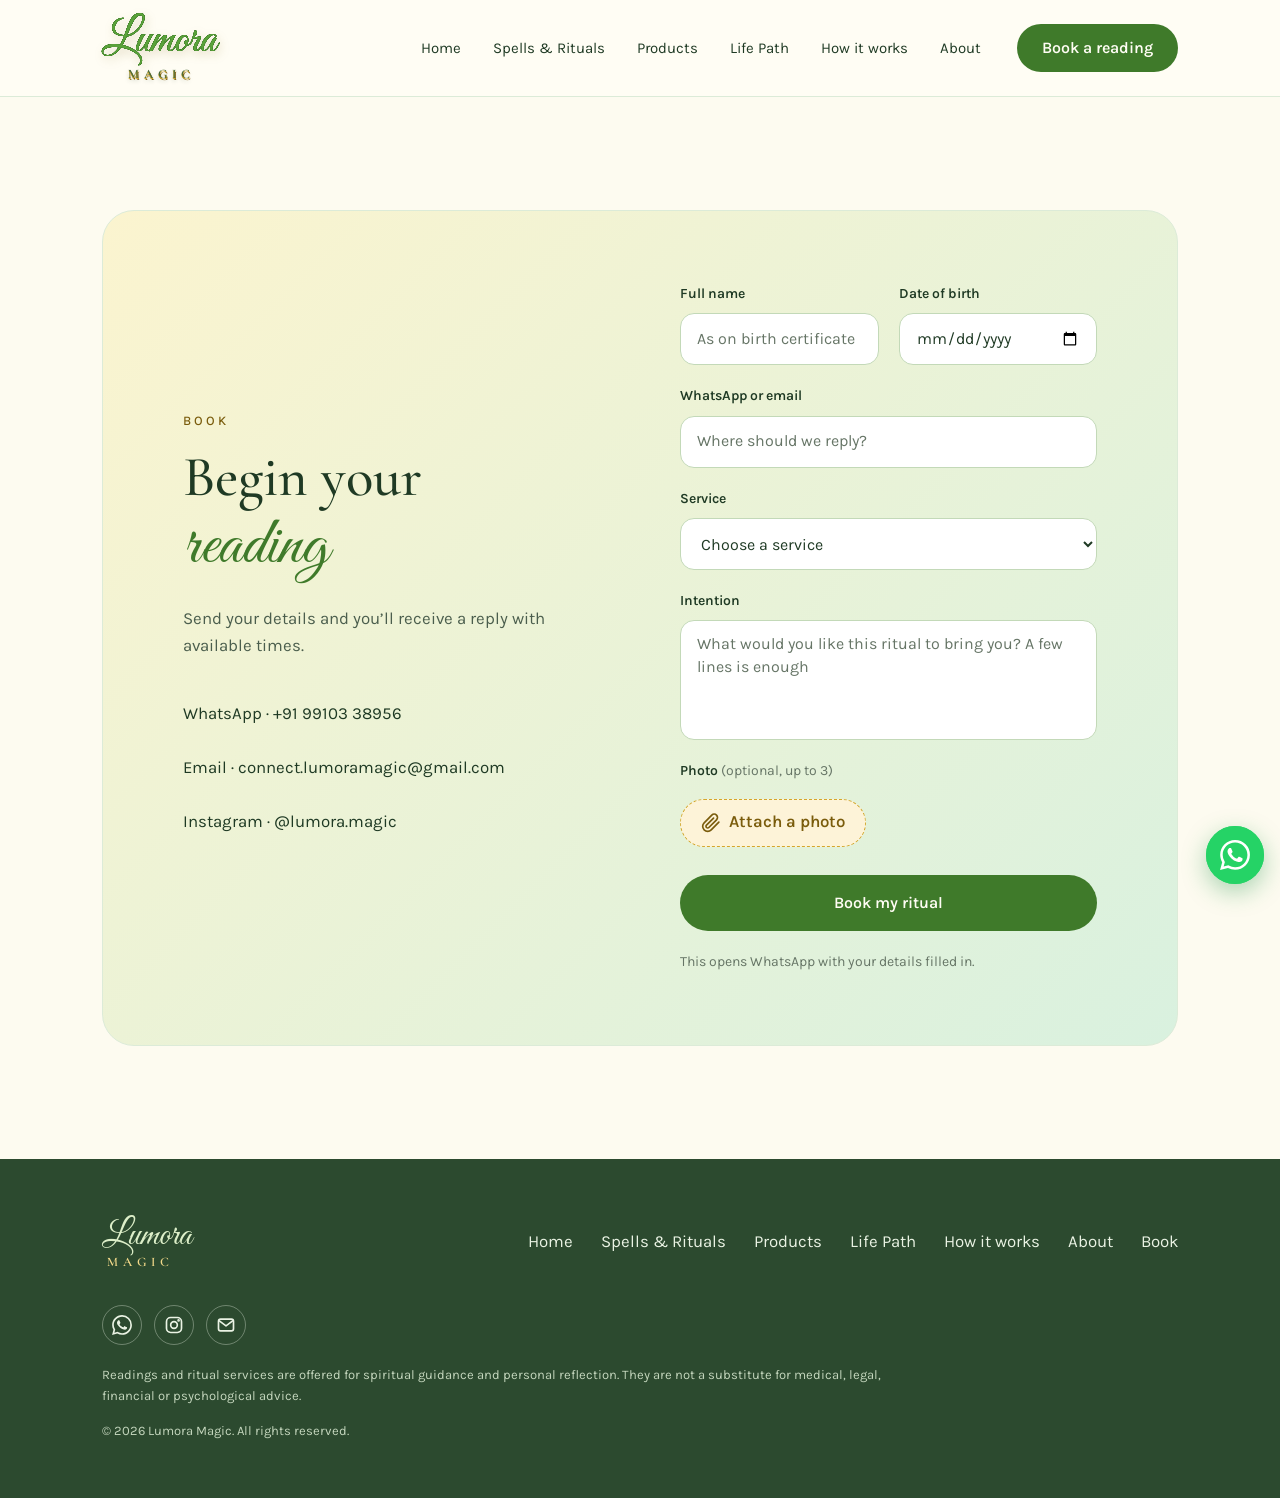
<file: book.html>
<!DOCTYPE html>
<html lang="en-IN">
<head>
<meta charset="utf-8">
<meta name="viewport" content="width=device-width, initial-scale=1">
<title>Book a Reading — Lumora Magic</title>
<meta name="description" content="Request a numerology reading or ritual. Send your details and get a reply on WhatsApp with available times.">
<meta name="theme-color" content="#3F7A2A">

<meta property="og:type" content="website">
<meta property="og:site_name" content="Lumora Magic">
<meta property="og:title" content="Book a Reading — Lumora Magic">
<meta property="og:description" content="Request a numerology reading or ritual. Send your details and get a reply on WhatsApp with available times.">
<meta property="og:image" content="assets/images/lumora-logo.jpg">
<meta property="og:image:alt" content="Lumora Magic logo">
<meta name="twitter:card" content="summary_large_image">
<meta name="twitter:title" content="Book a Reading — Lumora Magic">
<meta name="twitter:description" content="Request a numerology reading or ritual. Send your details and get a reply on WhatsApp with available times.">
<meta name="twitter:image" content="assets/images/lumora-logo.jpg">

<link rel="icon" href="assets/favicon.svg" type="image/svg+xml">
<link rel="preconnect" href="https://fonts.googleapis.com">
<link rel="preconnect" href="https://fonts.gstatic.com" crossorigin>
<link rel="stylesheet" href="https://fonts.googleapis.com/css2?family=Cormorant+Garamond:ital,wght@0,500;0,600;1,500&amp;family=Great+Vibes&amp;family=Karla:wght@400;500;600&amp;display=swap">
<link rel="stylesheet" href="css/styles.css?v=20260926-24">
<script src="js/main.js?v=20260926-8" defer></script>
</head>
<body>

<a class="skip-link" href="#main">Skip to content</a>

<header class="header" id="site-header">
  <div class="container header__inner">
    <a class="wordmark" href="/" aria-label="Lumora Magic home">
      <span class="wordmark__script">Lumora</span>
      <span class="wordmark__sub">MAGIC</span>
    </a>

    <button class="nav-toggle" type="button" id="nav-toggle" aria-label="Open menu" aria-expanded="false" aria-controls="primary-nav">
      <span class="nav-toggle__bars" aria-hidden="true"><span></span><span></span><span></span></span>
    </button>

    <nav class="nav" id="primary-nav" aria-label="Primary">
      <ul class="nav__list">
        <li><a class="nav__link" href="/">Home</a></li>
        <li><a class="nav__link" href="/services">Spells &amp; Rituals</a></li>
        <li><a class="nav__link" href="/products">Products</a></li>
        <li><a class="nav__link" href="/life-path">Life Path</a></li>
        <li><a class="nav__link" href="/how-it-works">How it works</a></li>
        <li><a class="nav__link" href="/about">About</a></li>
      </ul>
      <a class="btn btn--primary btn--compact nav__cta" href="/book" aria-current="page">Book a reading</a>
    </nav>
  </div>
</header>

<main id="main">

  <!-- ===================== BOOKING ===================== -->
  <section class="section" id="book">
    <div class="container">
      <div class="booking">
        <div class="booking__intro">
          <p class="eyebrow">Book</p>
          <h1 class="h2">
            <span class="h2__serif h2__serif--block">Begin your</span>
            <span class="script script--h2 script--block">reading</span>
          </h1>
          <p class="booking__text">Send your details and you&rsquo;ll receive a reply with available times.</p>

          <ul class="contact">
            <li class="contact__item"><a class="contact__link" id="contact-whatsapp" href="https://wa.me/919910338956">WhatsApp · +91 99103 38956</a></li>
            <li class="contact__item"><a class="contact__link" id="contact-email" href="mailto:connect.lumoramagic@gmail.com">Email · connect.lumoramagic@gmail.com</a></li>
            <li class="contact__item"><a class="contact__link" id="contact-instagram" href="https://www.instagram.com/lumora.magic/">Instagram · @lumora.magic</a></li>
          </ul>
        </div>

        <div class="booking__form">
          <form class="form" id="booking-form" novalidate>
            <div class="form__row">
              <div class="field">
                <label class="label" for="name">Full name</label>
                <input class="input" type="text" id="name" name="name" placeholder="As on birth certificate" autocomplete="name" required>
                <p class="error" id="name-error" hidden>Enter your full name.</p>
              </div>
              <div class="field">
                <label class="label" for="birthdate">Date of birth</label>
                <input class="input" type="date" id="birthdate" name="birthdate" autocomplete="bday" required>
                <p class="error" id="birthdate-error" hidden>Choose your date of birth.</p>
              </div>
            </div>

            <div class="field">
              <label class="label" for="contact">WhatsApp or email</label>
              <input class="input" type="text" id="contact" name="contact" placeholder="Where should we reply?" required>
              <p class="error" id="contact-error" hidden>Add a WhatsApp number or email so we can reply.</p>
            </div>

            <div class="field">
              <label class="label" for="service">Service</label>
              <select class="input select" id="service" name="service" required>
                <option value="" disabled selected>Choose a service</option>
                <option>Full Numerology Reading</option>
                <option>Name &amp; Business Numerology</option>
                <option>Lucky Dates &amp; Muhurat</option>
                <option>Love &amp; Relationship Spells</option>
                <option>Protection &amp; Cleansing</option>
                <option>Career &amp; Prosperity Rituals</option>
              </select>
              <p class="error" id="service-error" hidden>Choose a service.</p>
            </div>

            <!-- Shown by js/main.js for a service with duration & price choices. -->
            <div class="field" id="option-field" hidden>
              <label class="label" for="option">Duration</label>
              <select class="input select" id="option" name="option">
                <option value="" disabled selected>Choose a duration</option>
              </select>
              <p class="error" id="option-error" hidden>Choose a duration.</p>
            </div>

            <!-- Shown by js/main.js for a service that asks for the partner's details. -->
            <div class="form__row" id="partner-field" hidden>
              <div class="field">
                <label class="label" for="partner-name">Partner&rsquo;s name</label>
                <input class="input" type="text" id="partner-name" name="partnerName" placeholder="Their full name">
                <p class="error" id="partner-name-error" hidden>Enter your partner&rsquo;s full name.</p>
              </div>
              <div class="field">
                <label class="label" for="partner-birthdate">Partner&rsquo;s date of birth</label>
                <input class="input" type="date" id="partner-birthdate" name="partnerBirthdate">
                <p class="error" id="partner-birthdate-error" hidden>Choose your partner&rsquo;s date of birth.</p>
              </div>
            </div>

            <div class="field">
              <label class="label" for="message">Intention</label>
              <textarea class="input textarea" id="message" name="message" rows="4" placeholder="What would you like this ritual to bring you? A few lines is enough"></textarea>
            </div>

            <!-- Shown by js/main.js when the backend is configured to receive photos. -->
            <div class="field" id="photos-field" hidden>
              <span class="label" id="photos-label">Photo <span class="label__hint" id="photos-hint">(optional, up to 3)</span></span>
              <div class="attach">
                <ul class="attach__list" id="photos-list"></ul>
                <label class="attach__button" id="photos-button">
                  <input class="attach__input" type="file" id="photos" accept="image/*" multiple aria-labelledby="photos-label">
                  <svg width="20" height="20" viewBox="0 0 24 24" fill="none" stroke="currentColor" stroke-width="2" stroke-linecap="round" stroke-linejoin="round" aria-hidden="true" focusable="false"><path d="m21.44 11.05-9.19 9.19a6 6 0 0 1-8.49-8.49l9.19-9.19a4 4 0 0 1 5.66 5.66l-9.2 9.19a2 2 0 0 1-2.83-2.83l8.49-8.48"/></svg>
                  <span>Attach a photo</span>
                </label>
              </div>
              <p class="form__help" id="photos-status" role="status"></p>
            </div>

            <!-- Spam trap. Hidden from people and from assistive technology;
                 only automated scripts fill it in. -->
            <div class="hp" aria-hidden="true">
              <label for="website">Website</label>
              <input type="text" id="website" name="website" tabindex="-1" autocomplete="off">
            </div>

            <button class="btn btn--primary btn--block" type="submit">Book my ritual</button>
            <p class="form__help">This opens WhatsApp with your details filled in.</p>
            <p class="form__status" id="form-status" role="status"></p>
          </form>
        </div>
      </div>
    </div>
  </section>

</main>

<footer class="footer">
  <div class="container">
    <div class="footer__top">
      <p class="footer__wordmark">
        <span class="footer__script">Lumora</span>
        <span class="footer__sub">MAGIC</span>
      </p>
      <nav class="footer__nav" aria-label="Footer">
        <ul class="footer__list">
          <li><a class="footer__link" href="/">Home</a></li>
          <li><a class="footer__link" href="/services">Spells &amp; Rituals</a></li>
          <li><a class="footer__link" href="/products">Products</a></li>
          <li><a class="footer__link" href="/life-path">Life Path</a></li>
          <li><a class="footer__link" href="/how-it-works">How it works</a></li>
          <li><a class="footer__link" href="/about">About</a></li>
          <li><a class="footer__link" href="/book">Book</a></li>
        </ul>
      </nav>
    </div>

    <ul class="footer__social" aria-label="Contact Lumora Magic">
      <li><a class="footer__social-link" data-contact="whatsapp" href="https://wa.me/919910338956" target="_blank" rel="noopener" aria-label="WhatsApp +91 99103 38956"><svg width="20" height="20" viewBox="0 0 24 24" aria-hidden="true" focusable="false"><path fill="currentColor" d="M17.472 14.382c-.297-.149-1.758-.867-2.03-.967-.273-.099-.471-.148-.67.15-.197.297-.767.966-.94 1.164-.173.199-.347.223-.644.075-.297-.15-1.255-.463-2.39-1.475-.883-.788-1.48-1.761-1.653-2.059-.173-.297-.018-.458.13-.606.134-.133.298-.347.446-.52.149-.174.198-.298.298-.497.099-.198.05-.371-.025-.52-.075-.149-.669-1.612-.916-2.207-.242-.579-.487-.5-.669-.51-.173-.008-.371-.01-.57-.01-.198 0-.52.074-.792.372-.272.297-1.04 1.016-1.04 2.479 0 1.462 1.065 2.875 1.213 3.074.149.198 2.096 3.2 5.077 4.487.709.306 1.262.489 1.694.625.712.227 1.36.195 1.871.118.571-.085 1.758-.719 2.006-1.413.248-.694.248-1.289.173-1.413-.074-.124-.272-.198-.57-.347m-5.421 7.403h-.004a9.87 9.87 0 0 1-5.031-1.378l-.361-.214-3.741.982.998-3.648-.235-.374a9.86 9.86 0 0 1-1.51-5.26c.001-5.45 4.436-9.884 9.888-9.884 2.64 0 5.122 1.03 6.988 2.898a9.825 9.825 0 0 1 2.893 6.994c-.003 5.45-4.437 9.884-9.885 9.884m8.413-18.297A11.815 11.815 0 0 0 12.05 0C5.495 0 .16 5.335.157 11.892c0 2.096.547 4.142 1.588 5.945L.057 24l6.305-1.654a11.882 11.882 0 0 0 5.683 1.448h.005c6.554 0 11.89-5.335 11.893-11.893a11.821 11.821 0 0 0-3.48-8.413Z"/></svg></a></li>
      <li><a class="footer__social-link" data-contact="instagram" href="https://www.instagram.com/lumora.magic/" target="_blank" rel="noopener" aria-label="Instagram @lumora.magic"><svg width="20" height="20" viewBox="0 0 24 24" fill="none" stroke="currentColor" stroke-width="2" stroke-linecap="round" stroke-linejoin="round" aria-hidden="true" focusable="false"><rect x="3" y="3" width="18" height="18" rx="5"/><circle cx="12" cy="12" r="4"/><circle cx="17.5" cy="6.5" r="0.6" fill="currentColor"/></svg></a></li>
      <li><a class="footer__social-link" data-contact="email" href="mailto:connect.lumoramagic@gmail.com" aria-label="Email connect.lumoramagic@gmail.com"><svg width="20" height="20" viewBox="0 0 24 24" fill="none" stroke="currentColor" stroke-width="2" stroke-linecap="round" stroke-linejoin="round" aria-hidden="true" focusable="false"><rect x="3" y="5" width="18" height="14" rx="2.5"/><path d="m4 7 8 6 8-6"/></svg></a></li>
    </ul>

    <p class="footer__disclaimer">Readings and ritual services are offered for spiritual guidance and personal reflection. They are not a substitute for medical, legal, financial or psychological advice.</p>
    <p class="footer__copy">&copy; <span id="year">2026</span> Lumora Magic. All rights reserved.</p>
  </div>
</footer>

</body>
</html>
</file>
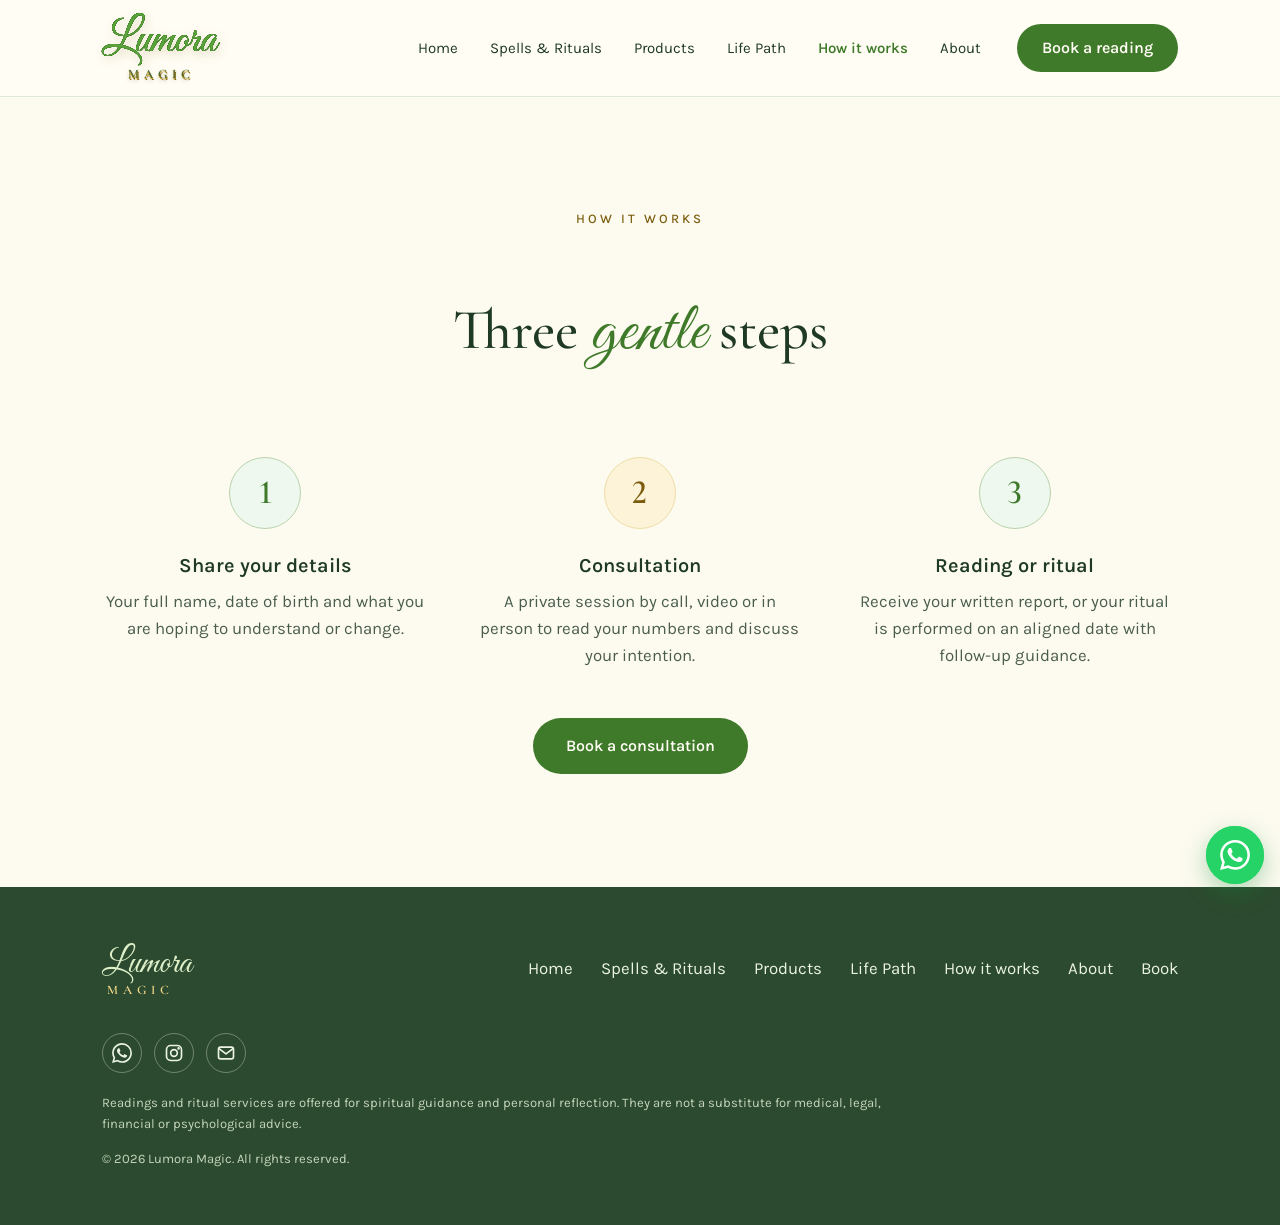
<file: how-it-works.html>
<!DOCTYPE html>
<html lang="en-IN">
<head>
<meta charset="utf-8">
<meta name="viewport" content="width=device-width, initial-scale=1">
<title>How It Works — Lumora Magic</title>
<meta name="description" content="Three gentle steps: share your details, have a private consultation, then receive your reading or ritual.">
<meta name="theme-color" content="#3F7A2A">

<meta property="og:type" content="website">
<meta property="og:site_name" content="Lumora Magic">
<meta property="og:title" content="How It Works — Lumora Magic">
<meta property="og:description" content="Three gentle steps: share your details, have a private consultation, then receive your reading or ritual.">
<meta property="og:image" content="assets/images/lumora-logo.jpg">
<meta property="og:image:alt" content="Lumora Magic logo">
<meta name="twitter:card" content="summary_large_image">
<meta name="twitter:title" content="How It Works — Lumora Magic">
<meta name="twitter:description" content="Three gentle steps: share your details, have a private consultation, then receive your reading or ritual.">
<meta name="twitter:image" content="assets/images/lumora-logo.jpg">

<link rel="icon" href="assets/favicon.svg" type="image/svg+xml">
<link rel="preconnect" href="https://fonts.googleapis.com">
<link rel="preconnect" href="https://fonts.gstatic.com" crossorigin>
<link rel="stylesheet" href="https://fonts.googleapis.com/css2?family=Cormorant+Garamond:ital,wght@0,500;0,600;1,500&amp;family=Great+Vibes&amp;family=Karla:wght@400;500;600&amp;display=swap">
<link rel="stylesheet" href="css/styles.css?v=20260926-24">
<script src="js/main.js?v=20260926-8" defer></script>
</head>
<body>

<a class="skip-link" href="#main">Skip to content</a>

<header class="header" id="site-header">
  <div class="container header__inner">
    <a class="wordmark" href="/" aria-label="Lumora Magic home">
      <span class="wordmark__script">Lumora</span>
      <span class="wordmark__sub">MAGIC</span>
    </a>

    <button class="nav-toggle" type="button" id="nav-toggle" aria-label="Open menu" aria-expanded="false" aria-controls="primary-nav">
      <span class="nav-toggle__bars" aria-hidden="true"><span></span><span></span><span></span></span>
    </button>

    <nav class="nav" id="primary-nav" aria-label="Primary">
      <ul class="nav__list">
        <li><a class="nav__link" href="/">Home</a></li>
        <li><a class="nav__link" href="/services">Spells &amp; Rituals</a></li>
        <li><a class="nav__link" href="/products">Products</a></li>
        <li><a class="nav__link" href="/life-path">Life Path</a></li>
        <li><a class="nav__link" href="/how-it-works" aria-current="page">How it works</a></li>
        <li><a class="nav__link" href="/about">About</a></li>
      </ul>
      <a class="btn btn--primary btn--compact nav__cta" href="/book">Book a reading</a>
    </nav>
  </div>
</header>

<main id="main">

  <!-- ===================== HOW IT WORKS ===================== -->
  <section class="section" id="process">
    <div class="container">
      <div class="section__head section__head--center">
        <p class="eyebrow">How it works</p>
        <h1 class="h2"><span class="h2__serif">Three</span> <span class="script script--h2">gentle</span> <span class="h2__serif">steps</span></h1>
      </div>

      <ol class="steps">
        <li class="step">
          <span class="step__badge step__badge--mint">1</span>
          <h3 class="step__title">Share your details</h3>
          <p class="step__text">Your full name, date of birth and what you are hoping to understand or change.</p>
        </li>
        <li class="step">
          <span class="step__badge step__badge--gold">2</span>
          <h3 class="step__title">Consultation</h3>
          <p class="step__text">A private session by call, video or in person to read your numbers and discuss your intention.</p>
        </li>
        <li class="step">
          <span class="step__badge step__badge--mint">3</span>
          <h3 class="step__title">Reading or ritual</h3>
          <p class="step__text">Receive your written report, or your ritual is performed on an aligned date with follow-up guidance.</p>
        </li>
      </ol>
      <p class="section__cta"><a class="btn btn--primary" href="/book">Book a consultation</a></p>
    </div>
  </section>

</main>

<footer class="footer">
  <div class="container">
    <div class="footer__top">
      <p class="footer__wordmark">
        <span class="footer__script">Lumora</span>
        <span class="footer__sub">MAGIC</span>
      </p>
      <nav class="footer__nav" aria-label="Footer">
        <ul class="footer__list">
          <li><a class="footer__link" href="/">Home</a></li>
          <li><a class="footer__link" href="/services">Spells &amp; Rituals</a></li>
          <li><a class="footer__link" href="/products">Products</a></li>
          <li><a class="footer__link" href="/life-path">Life Path</a></li>
          <li><a class="footer__link" href="/how-it-works">How it works</a></li>
          <li><a class="footer__link" href="/about">About</a></li>
          <li><a class="footer__link" href="/book">Book</a></li>
        </ul>
      </nav>
    </div>

    <ul class="footer__social" aria-label="Contact Lumora Magic">
      <li><a class="footer__social-link" data-contact="whatsapp" href="https://wa.me/919910338956" target="_blank" rel="noopener" aria-label="WhatsApp +91 99103 38956"><svg width="20" height="20" viewBox="0 0 24 24" aria-hidden="true" focusable="false"><path fill="currentColor" d="M17.472 14.382c-.297-.149-1.758-.867-2.03-.967-.273-.099-.471-.148-.67.15-.197.297-.767.966-.94 1.164-.173.199-.347.223-.644.075-.297-.15-1.255-.463-2.39-1.475-.883-.788-1.48-1.761-1.653-2.059-.173-.297-.018-.458.13-.606.134-.133.298-.347.446-.52.149-.174.198-.298.298-.497.099-.198.05-.371-.025-.52-.075-.149-.669-1.612-.916-2.207-.242-.579-.487-.5-.669-.51-.173-.008-.371-.01-.57-.01-.198 0-.52.074-.792.372-.272.297-1.04 1.016-1.04 2.479 0 1.462 1.065 2.875 1.213 3.074.149.198 2.096 3.2 5.077 4.487.709.306 1.262.489 1.694.625.712.227 1.36.195 1.871.118.571-.085 1.758-.719 2.006-1.413.248-.694.248-1.289.173-1.413-.074-.124-.272-.198-.57-.347m-5.421 7.403h-.004a9.87 9.87 0 0 1-5.031-1.378l-.361-.214-3.741.982.998-3.648-.235-.374a9.86 9.86 0 0 1-1.51-5.26c.001-5.45 4.436-9.884 9.888-9.884 2.64 0 5.122 1.03 6.988 2.898a9.825 9.825 0 0 1 2.893 6.994c-.003 5.45-4.437 9.884-9.885 9.884m8.413-18.297A11.815 11.815 0 0 0 12.05 0C5.495 0 .16 5.335.157 11.892c0 2.096.547 4.142 1.588 5.945L.057 24l6.305-1.654a11.882 11.882 0 0 0 5.683 1.448h.005c6.554 0 11.89-5.335 11.893-11.893a11.821 11.821 0 0 0-3.48-8.413Z"/></svg></a></li>
      <li><a class="footer__social-link" data-contact="instagram" href="https://www.instagram.com/lumora.magic/" target="_blank" rel="noopener" aria-label="Instagram @lumora.magic"><svg width="20" height="20" viewBox="0 0 24 24" fill="none" stroke="currentColor" stroke-width="2" stroke-linecap="round" stroke-linejoin="round" aria-hidden="true" focusable="false"><rect x="3" y="3" width="18" height="18" rx="5"/><circle cx="12" cy="12" r="4"/><circle cx="17.5" cy="6.5" r="0.6" fill="currentColor"/></svg></a></li>
      <li><a class="footer__social-link" data-contact="email" href="mailto:connect.lumoramagic@gmail.com" aria-label="Email connect.lumoramagic@gmail.com"><svg width="20" height="20" viewBox="0 0 24 24" fill="none" stroke="currentColor" stroke-width="2" stroke-linecap="round" stroke-linejoin="round" aria-hidden="true" focusable="false"><rect x="3" y="5" width="18" height="14" rx="2.5"/><path d="m4 7 8 6 8-6"/></svg></a></li>
    </ul>

    <p class="footer__disclaimer">Readings and ritual services are offered for spiritual guidance and personal reflection. They are not a substitute for medical, legal, financial or psychological advice.</p>
    <p class="footer__copy">&copy; <span id="year">2026</span> Lumora Magic. All rights reserved.</p>
  </div>
</footer>

</body>
</html>
</file>
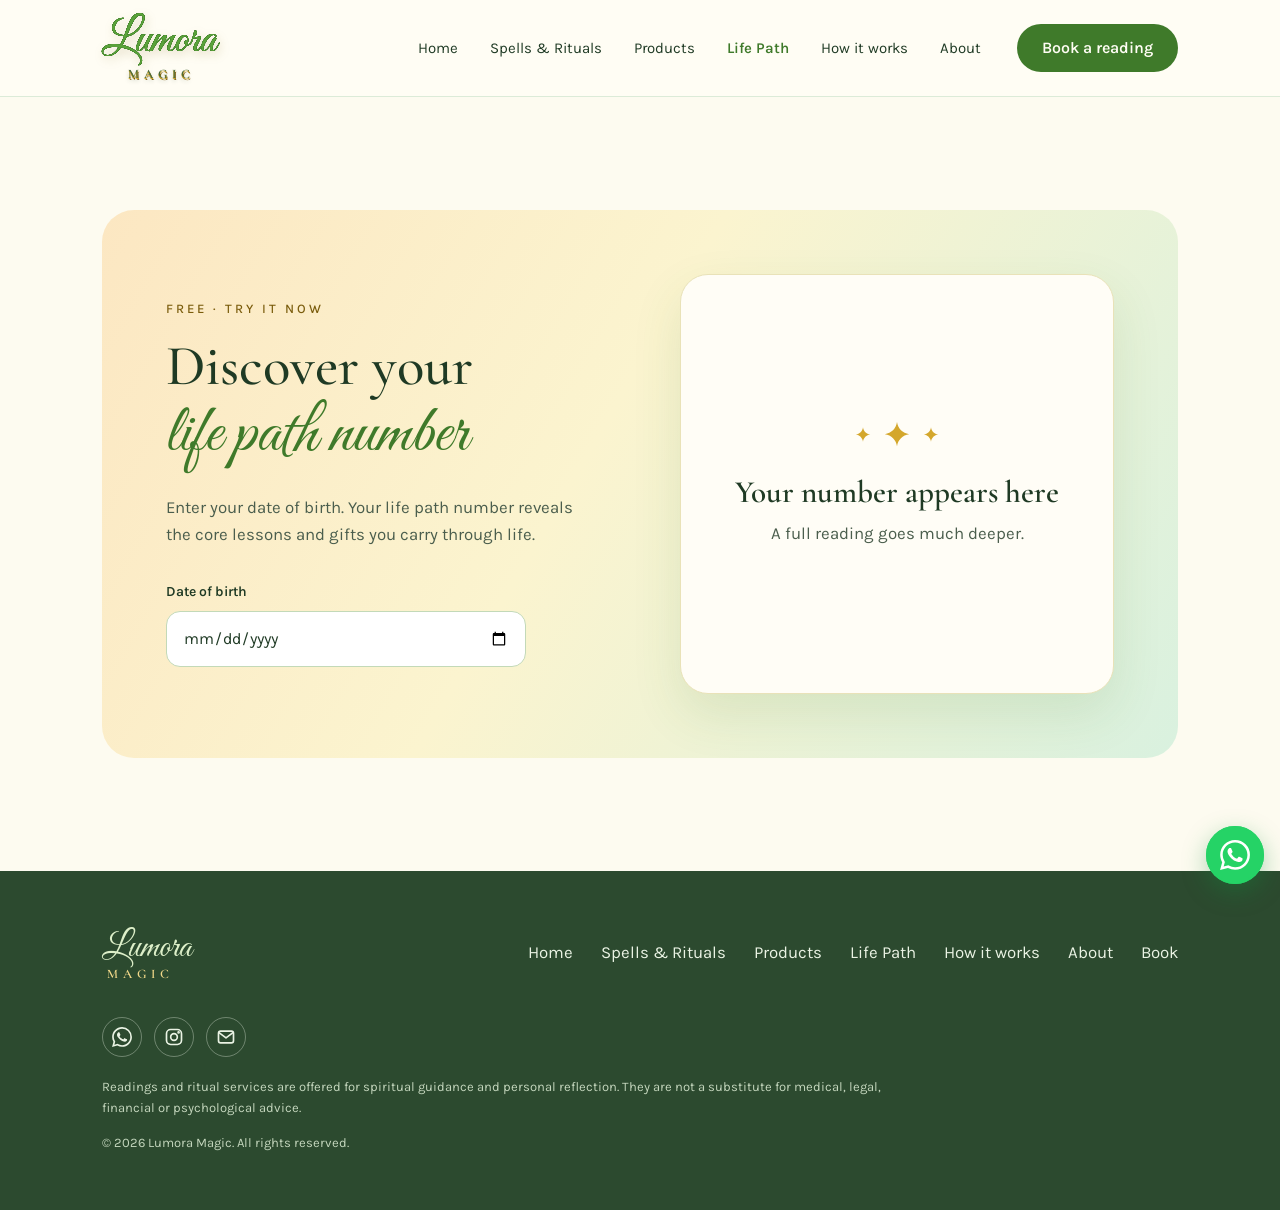
<file: life-path.html>
<!DOCTYPE html>
<html lang="en-IN">
<head>
<meta charset="utf-8">
<meta name="viewport" content="width=device-width, initial-scale=1">
<title>Free Life Path Number Calculator — Lumora Magic</title>
<meta name="description" content="Enter your date of birth to find your life path number and the gifts and lessons it points to.">
<meta name="theme-color" content="#3F7A2A">

<meta property="og:type" content="website">
<meta property="og:site_name" content="Lumora Magic">
<meta property="og:title" content="Free Life Path Number Calculator — Lumora Magic">
<meta property="og:description" content="Enter your date of birth to find your life path number and the gifts and lessons it points to.">
<meta property="og:image" content="assets/images/lumora-logo.jpg">
<meta property="og:image:alt" content="Lumora Magic logo">
<meta name="twitter:card" content="summary_large_image">
<meta name="twitter:title" content="Free Life Path Number Calculator — Lumora Magic">
<meta name="twitter:description" content="Enter your date of birth to find your life path number and the gifts and lessons it points to.">
<meta name="twitter:image" content="assets/images/lumora-logo.jpg">

<link rel="icon" href="assets/favicon.svg" type="image/svg+xml">
<link rel="preconnect" href="https://fonts.googleapis.com">
<link rel="preconnect" href="https://fonts.gstatic.com" crossorigin>
<link rel="stylesheet" href="https://fonts.googleapis.com/css2?family=Cormorant+Garamond:ital,wght@0,500;0,600;1,500&amp;family=Great+Vibes&amp;family=Karla:wght@400;500;600&amp;display=swap">
<link rel="stylesheet" href="css/styles.css?v=20260926-24">
<script src="js/main.js?v=20260926-8" defer></script>
</head>
<body>

<a class="skip-link" href="#main">Skip to content</a>

<header class="header" id="site-header">
  <div class="container header__inner">
    <a class="wordmark" href="/" aria-label="Lumora Magic home">
      <span class="wordmark__script">Lumora</span>
      <span class="wordmark__sub">MAGIC</span>
    </a>

    <button class="nav-toggle" type="button" id="nav-toggle" aria-label="Open menu" aria-expanded="false" aria-controls="primary-nav">
      <span class="nav-toggle__bars" aria-hidden="true"><span></span><span></span><span></span></span>
    </button>

    <nav class="nav" id="primary-nav" aria-label="Primary">
      <ul class="nav__list">
        <li><a class="nav__link" href="/">Home</a></li>
        <li><a class="nav__link" href="/services">Spells &amp; Rituals</a></li>
        <li><a class="nav__link" href="/products">Products</a></li>
        <li><a class="nav__link" href="/life-path" aria-current="page">Life Path</a></li>
        <li><a class="nav__link" href="/how-it-works">How it works</a></li>
        <li><a class="nav__link" href="/about">About</a></li>
      </ul>
      <a class="btn btn--primary btn--compact nav__cta" href="/book">Book a reading</a>
    </nav>
  </div>
</header>

<main id="main">

  <!-- ===================== LIFE PATH CALCULATOR ===================== -->
  <section class="section" id="life-path">
    <div class="container">
      <div class="calc">
        <div class="calc__intro">
          <p class="eyebrow">Free · Try it now</p>
          <h1 class="h2">
            <span class="h2__serif h2__serif--block">Discover your</span>
            <span class="script script--h2 script--block">life path number</span>
          </h1>
          <p class="calc__text">Enter your date of birth. Your life path number reveals the core lessons and gifts you carry through life.</p>

          <div class="field calc__field">
            <label class="label" for="dob">Date of birth</label>
            <input class="input input--lg" type="date" id="dob" name="dob" autocomplete="bday">
          </div>
        </div>

        <div class="calc__panel">
          <div class="result" id="result" aria-live="polite">
            <div class="result__empty">
              <span class="result__sparks" aria-hidden="true">
                <svg width="18" height="18" viewBox="0 0 24 24" focusable="false"><path d="M12 1.6c.7 5.2 4.5 9 9.7 9.7-5.2.7-9 4.5-9.7 9.7-.7-5.2-4.5-9-9.7-9.7 5.2-.7 9-4.5 9.7-9.7Z" fill="currentColor"/></svg>
                <svg width="30" height="30" viewBox="0 0 24 24" focusable="false"><path d="M12 1.6c.7 5.2 4.5 9 9.7 9.7-5.2.7-9 4.5-9.7 9.7-.7-5.2-4.5-9-9.7-9.7 5.2-.7 9-4.5 9.7-9.7Z" fill="currentColor"/></svg>
                <svg width="18" height="18" viewBox="0 0 24 24" focusable="false"><path d="M12 1.6c.7 5.2 4.5 9 9.7 9.7-5.2.7-9 4.5-9.7 9.7-.7-5.2-4.5-9-9.7-9.7 5.2-.7 9-4.5 9.7-9.7Z" fill="currentColor"/></svg>
              </span>
              <p class="result__empty-title">Your number appears here</p>
              <p class="result__empty-text">A full reading goes much deeper.</p>
            </div>
          </div>
        </div>
      </div>
    </div>
  </section>

</main>

<footer class="footer">
  <div class="container">
    <div class="footer__top">
      <p class="footer__wordmark">
        <span class="footer__script">Lumora</span>
        <span class="footer__sub">MAGIC</span>
      </p>
      <nav class="footer__nav" aria-label="Footer">
        <ul class="footer__list">
          <li><a class="footer__link" href="/">Home</a></li>
          <li><a class="footer__link" href="/services">Spells &amp; Rituals</a></li>
          <li><a class="footer__link" href="/products">Products</a></li>
          <li><a class="footer__link" href="/life-path">Life Path</a></li>
          <li><a class="footer__link" href="/how-it-works">How it works</a></li>
          <li><a class="footer__link" href="/about">About</a></li>
          <li><a class="footer__link" href="/book">Book</a></li>
        </ul>
      </nav>
    </div>

    <ul class="footer__social" aria-label="Contact Lumora Magic">
      <li><a class="footer__social-link" data-contact="whatsapp" href="https://wa.me/919910338956" target="_blank" rel="noopener" aria-label="WhatsApp +91 99103 38956"><svg width="20" height="20" viewBox="0 0 24 24" aria-hidden="true" focusable="false"><path fill="currentColor" d="M17.472 14.382c-.297-.149-1.758-.867-2.03-.967-.273-.099-.471-.148-.67.15-.197.297-.767.966-.94 1.164-.173.199-.347.223-.644.075-.297-.15-1.255-.463-2.39-1.475-.883-.788-1.48-1.761-1.653-2.059-.173-.297-.018-.458.13-.606.134-.133.298-.347.446-.52.149-.174.198-.298.298-.497.099-.198.05-.371-.025-.52-.075-.149-.669-1.612-.916-2.207-.242-.579-.487-.5-.669-.51-.173-.008-.371-.01-.57-.01-.198 0-.52.074-.792.372-.272.297-1.04 1.016-1.04 2.479 0 1.462 1.065 2.875 1.213 3.074.149.198 2.096 3.2 5.077 4.487.709.306 1.262.489 1.694.625.712.227 1.36.195 1.871.118.571-.085 1.758-.719 2.006-1.413.248-.694.248-1.289.173-1.413-.074-.124-.272-.198-.57-.347m-5.421 7.403h-.004a9.87 9.87 0 0 1-5.031-1.378l-.361-.214-3.741.982.998-3.648-.235-.374a9.86 9.86 0 0 1-1.51-5.26c.001-5.45 4.436-9.884 9.888-9.884 2.64 0 5.122 1.03 6.988 2.898a9.825 9.825 0 0 1 2.893 6.994c-.003 5.45-4.437 9.884-9.885 9.884m8.413-18.297A11.815 11.815 0 0 0 12.05 0C5.495 0 .16 5.335.157 11.892c0 2.096.547 4.142 1.588 5.945L.057 24l6.305-1.654a11.882 11.882 0 0 0 5.683 1.448h.005c6.554 0 11.89-5.335 11.893-11.893a11.821 11.821 0 0 0-3.48-8.413Z"/></svg></a></li>
      <li><a class="footer__social-link" data-contact="instagram" href="https://www.instagram.com/lumora.magic/" target="_blank" rel="noopener" aria-label="Instagram @lumora.magic"><svg width="20" height="20" viewBox="0 0 24 24" fill="none" stroke="currentColor" stroke-width="2" stroke-linecap="round" stroke-linejoin="round" aria-hidden="true" focusable="false"><rect x="3" y="3" width="18" height="18" rx="5"/><circle cx="12" cy="12" r="4"/><circle cx="17.5" cy="6.5" r="0.6" fill="currentColor"/></svg></a></li>
      <li><a class="footer__social-link" data-contact="email" href="mailto:connect.lumoramagic@gmail.com" aria-label="Email connect.lumoramagic@gmail.com"><svg width="20" height="20" viewBox="0 0 24 24" fill="none" stroke="currentColor" stroke-width="2" stroke-linecap="round" stroke-linejoin="round" aria-hidden="true" focusable="false"><rect x="3" y="5" width="18" height="14" rx="2.5"/><path d="m4 7 8 6 8-6"/></svg></a></li>
    </ul>

    <p class="footer__disclaimer">Readings and ritual services are offered for spiritual guidance and personal reflection. They are not a substitute for medical, legal, financial or psychological advice.</p>
    <p class="footer__copy">&copy; <span id="year">2026</span> Lumora Magic. All rights reserved.</p>
  </div>
</footer>

</body>
</html>
</file>
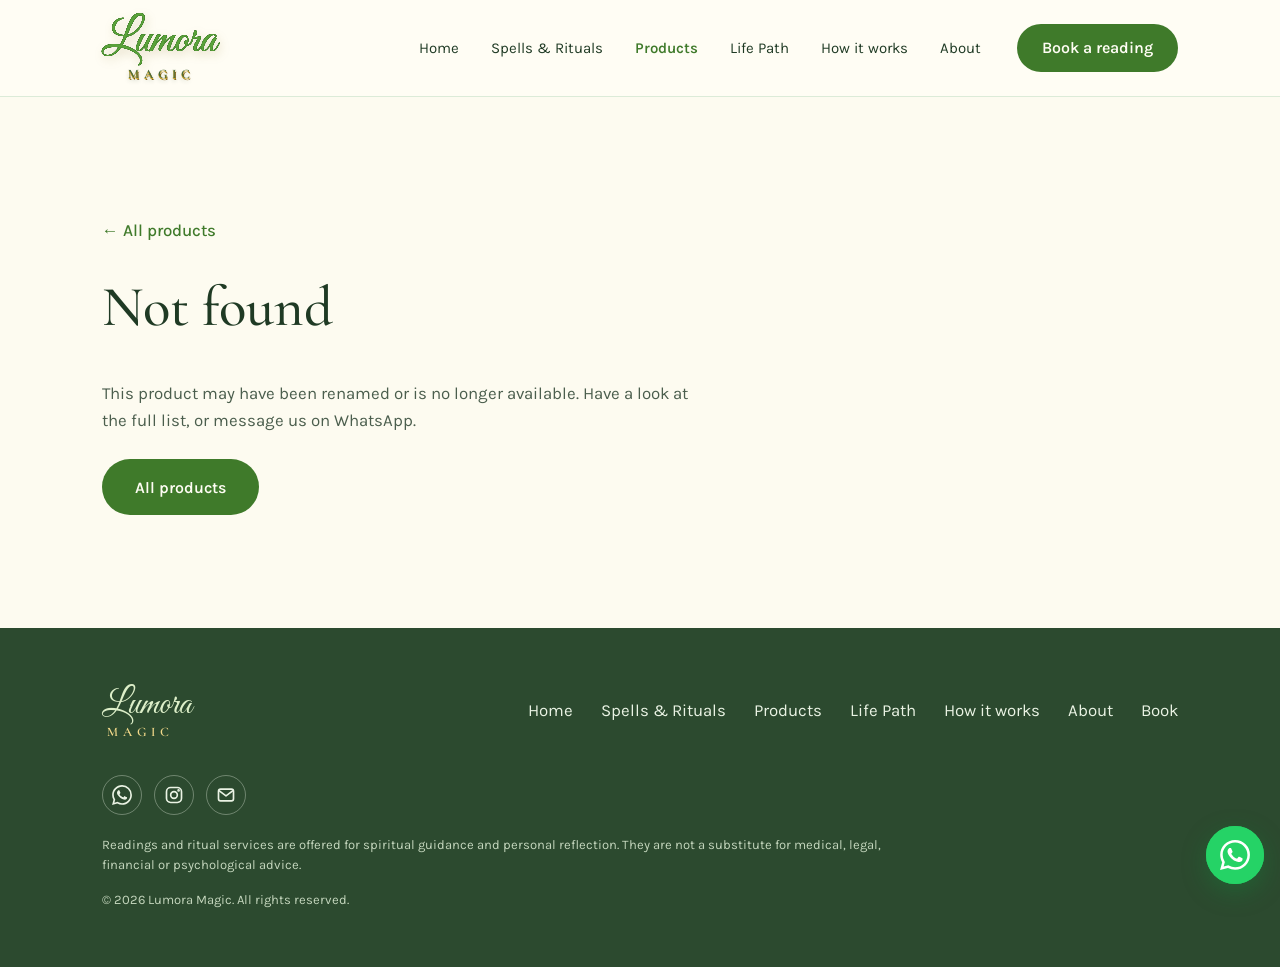
<file: product.html>
<!DOCTYPE html>
<html lang="en-IN">
<head>
<meta charset="utf-8">
<meta name="viewport" content="width=device-width, initial-scale=1">
<title>Product — Lumora Magic</title>
<meta name="description" content="Crystals, candles and ritual tools from Lumora Magic, prepared by hand and ordered on WhatsApp.">
<meta name="theme-color" content="#3F7A2A">

<meta property="og:type" content="website">
<meta property="og:site_name" content="Lumora Magic">
<meta property="og:title" content="Product — Lumora Magic">
<meta property="og:description" content="Crystals, candles and ritual tools from Lumora Magic, prepared by hand and ordered on WhatsApp.">
<meta property="og:image" content="assets/images/lumora-logo.jpg">
<meta property="og:image:alt" content="Lumora Magic logo">
<meta name="twitter:card" content="summary_large_image">
<meta name="twitter:title" content="Product — Lumora Magic">
<meta name="twitter:description" content="Crystals, candles and ritual tools from Lumora Magic, prepared by hand and ordered on WhatsApp.">
<meta name="twitter:image" content="assets/images/lumora-logo.jpg">

<link rel="icon" href="assets/favicon.svg" type="image/svg+xml">
<link rel="preconnect" href="https://fonts.googleapis.com">
<link rel="preconnect" href="https://fonts.gstatic.com" crossorigin>
<link rel="stylesheet" href="https://fonts.googleapis.com/css2?family=Cormorant+Garamond:ital,wght@0,500;0,600;1,500&amp;family=Great+Vibes&amp;family=Karla:wght@400;500;600&amp;display=swap">
<link rel="stylesheet" href="css/styles.css?v=20260926-24">
<script src="js/main.js?v=20260926-8" defer></script>
</head>
<body>

<a class="skip-link" href="#main">Skip to content</a>

<header class="header" id="site-header">
  <div class="container header__inner">
    <a class="wordmark" href="/" aria-label="Lumora Magic home">
      <span class="wordmark__script">Lumora</span>
      <span class="wordmark__sub">MAGIC</span>
    </a>

    <button class="nav-toggle" type="button" id="nav-toggle" aria-label="Open menu" aria-expanded="false" aria-controls="primary-nav">
      <span class="nav-toggle__bars" aria-hidden="true"><span></span><span></span><span></span></span>
    </button>

    <nav class="nav" id="primary-nav" aria-label="Primary">
      <ul class="nav__list">
        <li><a class="nav__link" href="/">Home</a></li>
        <li><a class="nav__link" href="/services">Spells &amp; Rituals</a></li>
        <li><a class="nav__link" href="/products" aria-current="page">Products</a></li>
        <li><a class="nav__link" href="/life-path">Life Path</a></li>
        <li><a class="nav__link" href="/how-it-works">How it works</a></li>
        <li><a class="nav__link" href="/about">About</a></li>
      </ul>
      <a class="btn btn--primary btn--compact nav__cta" href="/book">Book a reading</a>
    </nav>
  </div>
</header>

<main id="main">

  <!-- ===================== PRODUCT PAGE ===================== -->
  <!-- Filled in by js/main.js (loadItemPage) from the API; the slug comes from ?slug= in the address. -->
  <article class="section item" id="item-page" data-kind="product" aria-busy="true">
    <div class="container">
      <a class="item__back" href="/products">&larr; All products</a>

      <p class="item__status" id="item-loading">Loading…</p>

      <div class="item__missing" id="item-missing" hidden>
        <h1 class="h2"><span class="h2__serif">Not found</span></h1>
        <p>This product may have been renamed or is no longer available. Have a look at the full list, or message us on WhatsApp.</p>
        <a class="btn btn--primary" href="/products">All products</a>
      </div>

      <div class="item__layout" id="item-content" hidden>
        <div class="gallery" id="gallery">
          <div class="gallery__stage">
            <img class="gallery__image" id="gallery-image" alt="" hidden>
            <div class="gallery__placeholder" id="gallery-placeholder" hidden>
              <span class="card__icon" id="item-icon"></span>
            </div>
            <span class="gallery__badge" id="item-badge" hidden></span>
            <button class="gallery__nav gallery__nav--prev" id="gallery-prev" type="button" aria-label="Previous photo" hidden>
              <svg width="22" height="22" viewBox="0 0 24 24" fill="none" stroke="currentColor" stroke-width="2" stroke-linecap="round" stroke-linejoin="round" aria-hidden="true" focusable="false"><path d="m15 18-6-6 6-6"/></svg>
            </button>
            <button class="gallery__nav gallery__nav--next" id="gallery-next" type="button" aria-label="Next photo" hidden>
              <svg width="22" height="22" viewBox="0 0 24 24" fill="none" stroke="currentColor" stroke-width="2" stroke-linecap="round" stroke-linejoin="round" aria-hidden="true" focusable="false"><path d="m9 18 6-6-6-6"/></svg>
            </button>
          </div>
          <div class="gallery__thumbs" id="gallery-thumbs" hidden></div>
        </div>

        <div class="item__info">
          <p class="eyebrow">Product</p>
          <h1 class="item__title" id="item-title"></h1>

          <p class="item__price" id="item-price-row" hidden>
            <s class="item__compare" id="item-compare" hidden></s>
            <span class="item__amount" id="item-price"></span>
            <span class="item__discount" id="item-discount" hidden></span>
          </p>
          <p class="item__duration" id="item-duration" hidden></p>

          <p class="item__lede" id="item-description"></p>

          <div class="item__actions">
            <a class="btn btn--primary" id="item-primary" href="#"></a>
            <a class="btn btn--secondary" id="item-ask" href="https://wa.me/" target="_blank" rel="noopener">Ask on WhatsApp</a>
          </div>

          <div class="accordions" id="item-sections">
            <details class="accordion" id="item-description-block" open>
              <summary class="accordion__summary">Description</summary>
              <div class="accordion__body" id="item-details"></div>
            </details>
          </div>
        </div>
      </div>
    </div>
  </article>

</main>

<footer class="footer">
  <div class="container">
    <div class="footer__top">
      <p class="footer__wordmark">
        <span class="footer__script">Lumora</span>
        <span class="footer__sub">MAGIC</span>
      </p>
      <nav class="footer__nav" aria-label="Footer">
        <ul class="footer__list">
          <li><a class="footer__link" href="/">Home</a></li>
          <li><a class="footer__link" href="/services">Spells &amp; Rituals</a></li>
          <li><a class="footer__link" href="/products">Products</a></li>
          <li><a class="footer__link" href="/life-path">Life Path</a></li>
          <li><a class="footer__link" href="/how-it-works">How it works</a></li>
          <li><a class="footer__link" href="/about">About</a></li>
          <li><a class="footer__link" href="/book">Book</a></li>
        </ul>
      </nav>
    </div>

    <ul class="footer__social" aria-label="Contact Lumora Magic">
      <li><a class="footer__social-link" data-contact="whatsapp" href="https://wa.me/919910338956" target="_blank" rel="noopener" aria-label="WhatsApp +91 99103 38956"><svg width="20" height="20" viewBox="0 0 24 24" aria-hidden="true" focusable="false"><path fill="currentColor" d="M17.472 14.382c-.297-.149-1.758-.867-2.03-.967-.273-.099-.471-.148-.67.15-.197.297-.767.966-.94 1.164-.173.199-.347.223-.644.075-.297-.15-1.255-.463-2.39-1.475-.883-.788-1.48-1.761-1.653-2.059-.173-.297-.018-.458.13-.606.134-.133.298-.347.446-.52.149-.174.198-.298.298-.497.099-.198.05-.371-.025-.52-.075-.149-.669-1.612-.916-2.207-.242-.579-.487-.5-.669-.51-.173-.008-.371-.01-.57-.01-.198 0-.52.074-.792.372-.272.297-1.04 1.016-1.04 2.479 0 1.462 1.065 2.875 1.213 3.074.149.198 2.096 3.2 5.077 4.487.709.306 1.262.489 1.694.625.712.227 1.36.195 1.871.118.571-.085 1.758-.719 2.006-1.413.248-.694.248-1.289.173-1.413-.074-.124-.272-.198-.57-.347m-5.421 7.403h-.004a9.87 9.87 0 0 1-5.031-1.378l-.361-.214-3.741.982.998-3.648-.235-.374a9.86 9.86 0 0 1-1.51-5.26c.001-5.45 4.436-9.884 9.888-9.884 2.64 0 5.122 1.03 6.988 2.898a9.825 9.825 0 0 1 2.893 6.994c-.003 5.45-4.437 9.884-9.885 9.884m8.413-18.297A11.815 11.815 0 0 0 12.05 0C5.495 0 .16 5.335.157 11.892c0 2.096.547 4.142 1.588 5.945L.057 24l6.305-1.654a11.882 11.882 0 0 0 5.683 1.448h.005c6.554 0 11.89-5.335 11.893-11.893a11.821 11.821 0 0 0-3.48-8.413Z"/></svg></a></li>
      <li><a class="footer__social-link" data-contact="instagram" href="https://www.instagram.com/lumora.magic/" target="_blank" rel="noopener" aria-label="Instagram @lumora.magic"><svg width="20" height="20" viewBox="0 0 24 24" fill="none" stroke="currentColor" stroke-width="2" stroke-linecap="round" stroke-linejoin="round" aria-hidden="true" focusable="false"><rect x="3" y="3" width="18" height="18" rx="5"/><circle cx="12" cy="12" r="4"/><circle cx="17.5" cy="6.5" r="0.6" fill="currentColor"/></svg></a></li>
      <li><a class="footer__social-link" data-contact="email" href="mailto:connect.lumoramagic@gmail.com" aria-label="Email connect.lumoramagic@gmail.com"><svg width="20" height="20" viewBox="0 0 24 24" fill="none" stroke="currentColor" stroke-width="2" stroke-linecap="round" stroke-linejoin="round" aria-hidden="true" focusable="false"><rect x="3" y="5" width="18" height="14" rx="2.5"/><path d="m4 7 8 6 8-6"/></svg></a></li>
    </ul>

    <p class="footer__disclaimer">Readings and ritual services are offered for spiritual guidance and personal reflection. They are not a substitute for medical, legal, financial or psychological advice.</p>
    <p class="footer__copy">&copy; <span id="year">2026</span> Lumora Magic. All rights reserved.</p>
  </div>
</footer>

</body>
</html>
</file>
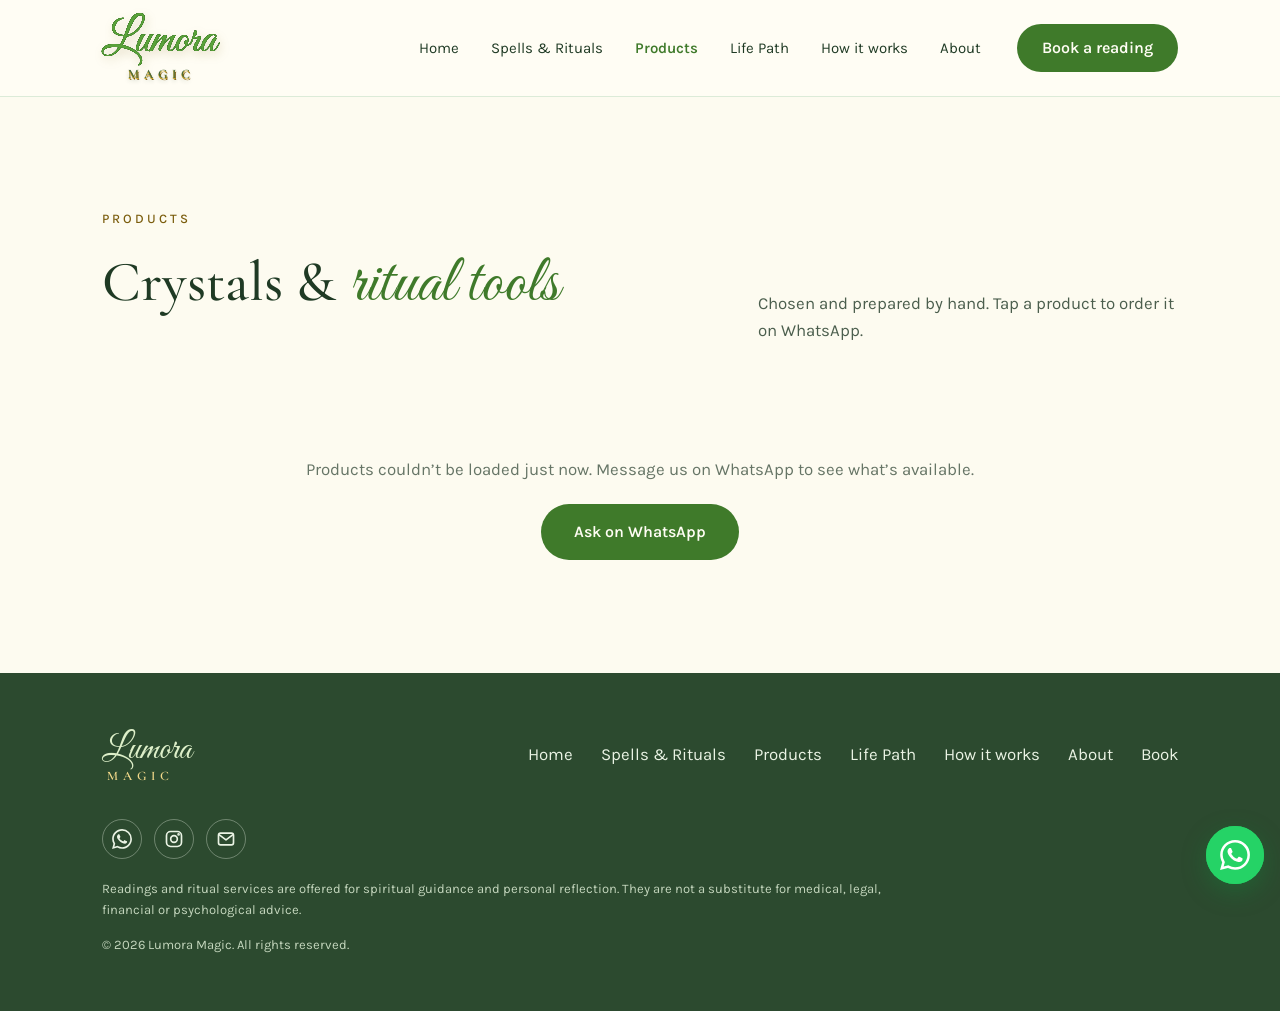
<file: products.html>
<!DOCTYPE html>
<html lang="en-IN">
<head>
<meta charset="utf-8">
<meta name="viewport" content="width=device-width, initial-scale=1">
<title>Products — Lumora Magic</title>
<meta name="description" content="Crystals, candles and ritual tools from Lumora Magic, prepared by hand and ordered on WhatsApp.">
<meta name="theme-color" content="#3F7A2A">

<meta property="og:type" content="website">
<meta property="og:site_name" content="Lumora Magic">
<meta property="og:title" content="Products — Lumora Magic">
<meta property="og:description" content="Crystals, candles and ritual tools from Lumora Magic, prepared by hand and ordered on WhatsApp.">
<meta property="og:image" content="assets/images/lumora-logo.jpg">
<meta property="og:image:alt" content="Lumora Magic logo">
<meta name="twitter:card" content="summary_large_image">
<meta name="twitter:title" content="Products — Lumora Magic">
<meta name="twitter:description" content="Crystals, candles and ritual tools from Lumora Magic, prepared by hand and ordered on WhatsApp.">
<meta name="twitter:image" content="assets/images/lumora-logo.jpg">

<link rel="icon" href="assets/favicon.svg" type="image/svg+xml">
<link rel="preconnect" href="https://fonts.googleapis.com">
<link rel="preconnect" href="https://fonts.gstatic.com" crossorigin>
<link rel="stylesheet" href="https://fonts.googleapis.com/css2?family=Cormorant+Garamond:ital,wght@0,500;0,600;1,500&amp;family=Great+Vibes&amp;family=Karla:wght@400;500;600&amp;display=swap">
<link rel="stylesheet" href="css/styles.css?v=20260926-24">
<script src="js/main.js?v=20260926-8" defer></script>
</head>
<body>

<a class="skip-link" href="#main">Skip to content</a>

<header class="header" id="site-header">
  <div class="container header__inner">
    <a class="wordmark" href="/" aria-label="Lumora Magic home">
      <span class="wordmark__script">Lumora</span>
      <span class="wordmark__sub">MAGIC</span>
    </a>

    <button class="nav-toggle" type="button" id="nav-toggle" aria-label="Open menu" aria-expanded="false" aria-controls="primary-nav">
      <span class="nav-toggle__bars" aria-hidden="true"><span></span><span></span><span></span></span>
    </button>

    <nav class="nav" id="primary-nav" aria-label="Primary">
      <ul class="nav__list">
        <li><a class="nav__link" href="/">Home</a></li>
        <li><a class="nav__link" href="/services">Spells &amp; Rituals</a></li>
        <li><a class="nav__link" href="/products" aria-current="page">Products</a></li>
        <li><a class="nav__link" href="/life-path">Life Path</a></li>
        <li><a class="nav__link" href="/how-it-works">How it works</a></li>
        <li><a class="nav__link" href="/about">About</a></li>
      </ul>
      <a class="btn btn--primary btn--compact nav__cta" href="/book">Book a reading</a>
    </nav>
  </div>
</header>

<main id="main">

  <!-- ===================== PRODUCTS ===================== -->
  <section class="section" id="products">
    <div class="container">
      <div class="section__head">
        <div class="section__head-main">
          <p class="eyebrow">Products</p>
          <h1 class="h2"><span class="h2__serif">Crystals &amp;</span> <span class="script script--h2">ritual tools</span></h1>
        </div>
        <p class="section__head-text">Chosen and prepared by hand. Tap a product to order it on WhatsApp.</p>
      </div>

      <!-- Filled in by js/main.js from the backend's /api/products. -->
      <ul class="cards" id="product-cards" aria-live="polite"></ul>

      <div class="products-empty" id="products-empty">
        <p class="products-empty__text" id="products-empty-text">Loading products…</p>
        <a class="btn btn--primary" id="products-whatsapp" href="https://wa.me/" target="_blank" rel="noopener" hidden>Ask on WhatsApp</a>
      </div>
    </div>
  </section>

</main>

<footer class="footer">
  <div class="container">
    <div class="footer__top">
      <p class="footer__wordmark">
        <span class="footer__script">Lumora</span>
        <span class="footer__sub">MAGIC</span>
      </p>
      <nav class="footer__nav" aria-label="Footer">
        <ul class="footer__list">
          <li><a class="footer__link" href="/">Home</a></li>
          <li><a class="footer__link" href="/services">Spells &amp; Rituals</a></li>
          <li><a class="footer__link" href="/products">Products</a></li>
          <li><a class="footer__link" href="/life-path">Life Path</a></li>
          <li><a class="footer__link" href="/how-it-works">How it works</a></li>
          <li><a class="footer__link" href="/about">About</a></li>
          <li><a class="footer__link" href="/book">Book</a></li>
        </ul>
      </nav>
    </div>

    <ul class="footer__social" aria-label="Contact Lumora Magic">
      <li><a class="footer__social-link" data-contact="whatsapp" href="https://wa.me/919910338956" target="_blank" rel="noopener" aria-label="WhatsApp +91 99103 38956"><svg width="20" height="20" viewBox="0 0 24 24" aria-hidden="true" focusable="false"><path fill="currentColor" d="M17.472 14.382c-.297-.149-1.758-.867-2.03-.967-.273-.099-.471-.148-.67.15-.197.297-.767.966-.94 1.164-.173.199-.347.223-.644.075-.297-.15-1.255-.463-2.39-1.475-.883-.788-1.48-1.761-1.653-2.059-.173-.297-.018-.458.13-.606.134-.133.298-.347.446-.52.149-.174.198-.298.298-.497.099-.198.05-.371-.025-.52-.075-.149-.669-1.612-.916-2.207-.242-.579-.487-.5-.669-.51-.173-.008-.371-.01-.57-.01-.198 0-.52.074-.792.372-.272.297-1.04 1.016-1.04 2.479 0 1.462 1.065 2.875 1.213 3.074.149.198 2.096 3.2 5.077 4.487.709.306 1.262.489 1.694.625.712.227 1.36.195 1.871.118.571-.085 1.758-.719 2.006-1.413.248-.694.248-1.289.173-1.413-.074-.124-.272-.198-.57-.347m-5.421 7.403h-.004a9.87 9.87 0 0 1-5.031-1.378l-.361-.214-3.741.982.998-3.648-.235-.374a9.86 9.86 0 0 1-1.51-5.26c.001-5.45 4.436-9.884 9.888-9.884 2.64 0 5.122 1.03 6.988 2.898a9.825 9.825 0 0 1 2.893 6.994c-.003 5.45-4.437 9.884-9.885 9.884m8.413-18.297A11.815 11.815 0 0 0 12.05 0C5.495 0 .16 5.335.157 11.892c0 2.096.547 4.142 1.588 5.945L.057 24l6.305-1.654a11.882 11.882 0 0 0 5.683 1.448h.005c6.554 0 11.89-5.335 11.893-11.893a11.821 11.821 0 0 0-3.48-8.413Z"/></svg></a></li>
      <li><a class="footer__social-link" data-contact="instagram" href="https://www.instagram.com/lumora.magic/" target="_blank" rel="noopener" aria-label="Instagram @lumora.magic"><svg width="20" height="20" viewBox="0 0 24 24" fill="none" stroke="currentColor" stroke-width="2" stroke-linecap="round" stroke-linejoin="round" aria-hidden="true" focusable="false"><rect x="3" y="3" width="18" height="18" rx="5"/><circle cx="12" cy="12" r="4"/><circle cx="17.5" cy="6.5" r="0.6" fill="currentColor"/></svg></a></li>
      <li><a class="footer__social-link" data-contact="email" href="mailto:connect.lumoramagic@gmail.com" aria-label="Email connect.lumoramagic@gmail.com"><svg width="20" height="20" viewBox="0 0 24 24" fill="none" stroke="currentColor" stroke-width="2" stroke-linecap="round" stroke-linejoin="round" aria-hidden="true" focusable="false"><rect x="3" y="5" width="18" height="14" rx="2.5"/><path d="m4 7 8 6 8-6"/></svg></a></li>
    </ul>

    <p class="footer__disclaimer">Readings and ritual services are offered for spiritual guidance and personal reflection. They are not a substitute for medical, legal, financial or psychological advice.</p>
    <p class="footer__copy">&copy; <span id="year">2026</span> Lumora Magic. All rights reserved.</p>
  </div>
</footer>

</body>
</html>
</file>
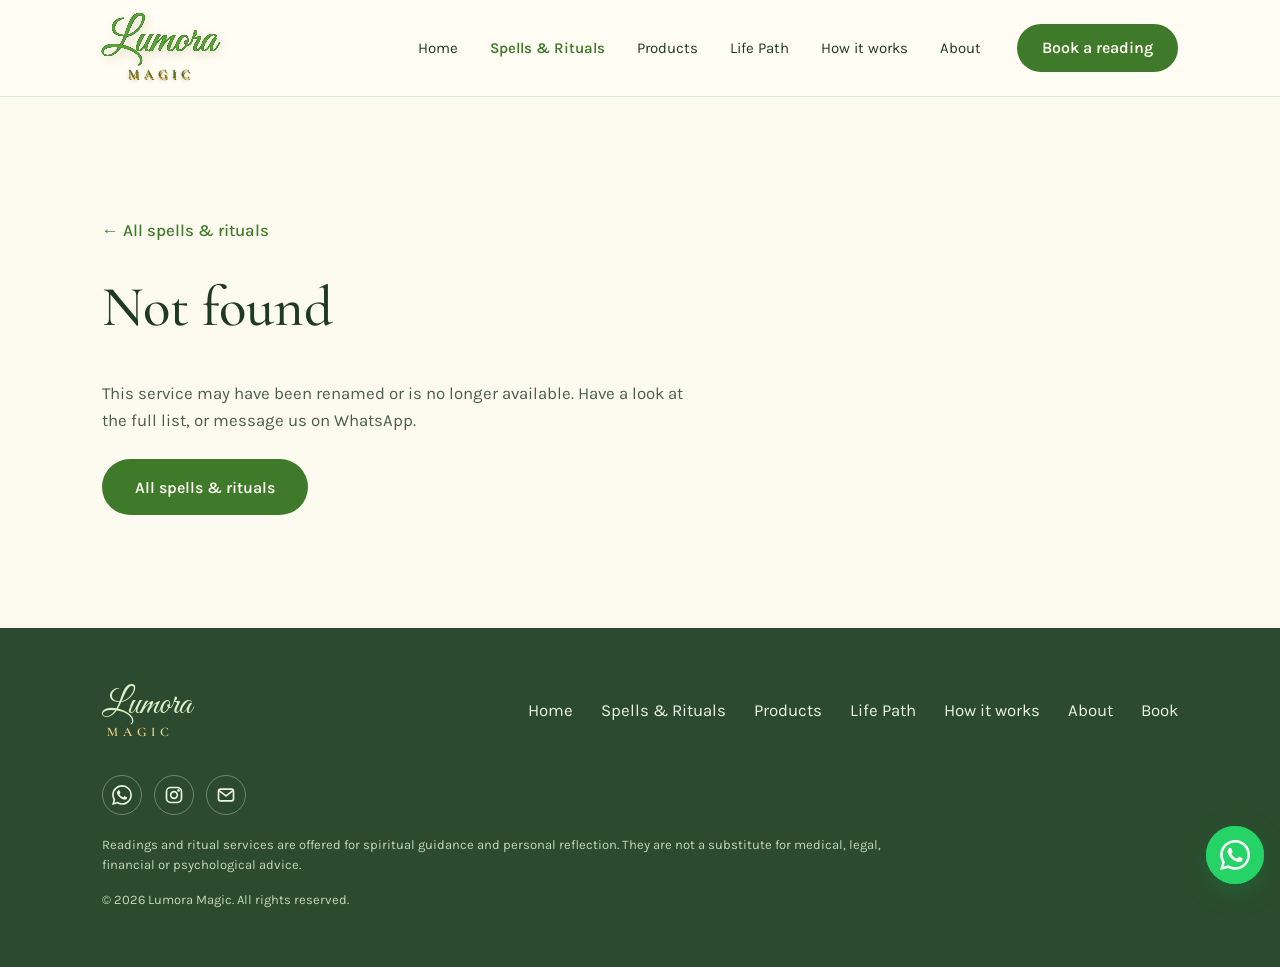
<file: service.html>
<!DOCTYPE html>
<html lang="en-IN">
<head>
<meta charset="utf-8">
<meta name="viewport" content="width=device-width, initial-scale=1">
<title>Service — Lumora Magic</title>
<meta name="description" content="Numerology readings, name and business numerology, lucky dates and spell work for love, protection and prosperity.">
<meta name="theme-color" content="#3F7A2A">

<meta property="og:type" content="website">
<meta property="og:site_name" content="Lumora Magic">
<meta property="og:title" content="Service — Lumora Magic">
<meta property="og:description" content="Numerology readings, name and business numerology, lucky dates and spell work for love, protection and prosperity.">
<meta property="og:image" content="assets/images/lumora-logo.jpg">
<meta property="og:image:alt" content="Lumora Magic logo">
<meta name="twitter:card" content="summary_large_image">
<meta name="twitter:title" content="Service — Lumora Magic">
<meta name="twitter:description" content="Numerology readings, name and business numerology, lucky dates and spell work for love, protection and prosperity.">
<meta name="twitter:image" content="assets/images/lumora-logo.jpg">

<link rel="icon" href="assets/favicon.svg" type="image/svg+xml">
<link rel="preconnect" href="https://fonts.googleapis.com">
<link rel="preconnect" href="https://fonts.gstatic.com" crossorigin>
<link rel="stylesheet" href="https://fonts.googleapis.com/css2?family=Cormorant+Garamond:ital,wght@0,500;0,600;1,500&amp;family=Great+Vibes&amp;family=Karla:wght@400;500;600&amp;display=swap">
<link rel="stylesheet" href="css/styles.css?v=20260926-24">
<script src="js/main.js?v=20260926-8" defer></script>
</head>
<body>

<a class="skip-link" href="#main">Skip to content</a>

<header class="header" id="site-header">
  <div class="container header__inner">
    <a class="wordmark" href="/" aria-label="Lumora Magic home">
      <span class="wordmark__script">Lumora</span>
      <span class="wordmark__sub">MAGIC</span>
    </a>

    <button class="nav-toggle" type="button" id="nav-toggle" aria-label="Open menu" aria-expanded="false" aria-controls="primary-nav">
      <span class="nav-toggle__bars" aria-hidden="true"><span></span><span></span><span></span></span>
    </button>

    <nav class="nav" id="primary-nav" aria-label="Primary">
      <ul class="nav__list">
        <li><a class="nav__link" href="/">Home</a></li>
        <li><a class="nav__link" href="/services" aria-current="page">Spells &amp; Rituals</a></li>
        <li><a class="nav__link" href="/products">Products</a></li>
        <li><a class="nav__link" href="/life-path">Life Path</a></li>
        <li><a class="nav__link" href="/how-it-works">How it works</a></li>
        <li><a class="nav__link" href="/about">About</a></li>
      </ul>
      <a class="btn btn--primary btn--compact nav__cta" href="/book">Book a reading</a>
    </nav>
  </div>
</header>

<main id="main">

  <!-- ===================== SERVICE PAGE ===================== -->
  <!-- Filled in by js/main.js (loadItemPage) from the API; the slug comes from ?slug= in the address. -->
  <article class="section item" id="item-page" data-kind="service" aria-busy="true">
    <div class="container">
      <a class="item__back" href="/services">&larr; All spells &amp; rituals</a>

      <p class="item__status" id="item-loading">Loading…</p>

      <div class="item__missing" id="item-missing" hidden>
        <h1 class="h2"><span class="h2__serif">Not found</span></h1>
        <p>This service may have been renamed or is no longer available. Have a look at the full list, or message us on WhatsApp.</p>
        <a class="btn btn--primary" href="/services">All spells &amp; rituals</a>
      </div>

      <div class="item__layout" id="item-content" hidden>
        <div class="gallery" id="gallery">
          <div class="gallery__stage">
            <img class="gallery__image" id="gallery-image" alt="" hidden>
            <div class="gallery__placeholder" id="gallery-placeholder" hidden>
              <span class="card__icon" id="item-icon"></span>
            </div>
            <span class="gallery__badge" id="item-badge" hidden></span>
            <button class="gallery__nav gallery__nav--prev" id="gallery-prev" type="button" aria-label="Previous photo" hidden>
              <svg width="22" height="22" viewBox="0 0 24 24" fill="none" stroke="currentColor" stroke-width="2" stroke-linecap="round" stroke-linejoin="round" aria-hidden="true" focusable="false"><path d="m15 18-6-6 6-6"/></svg>
            </button>
            <button class="gallery__nav gallery__nav--next" id="gallery-next" type="button" aria-label="Next photo" hidden>
              <svg width="22" height="22" viewBox="0 0 24 24" fill="none" stroke="currentColor" stroke-width="2" stroke-linecap="round" stroke-linejoin="round" aria-hidden="true" focusable="false"><path d="m9 18 6-6-6-6"/></svg>
            </button>
          </div>
          <div class="gallery__thumbs" id="gallery-thumbs" hidden></div>
        </div>

        <div class="item__info">
          <p class="eyebrow">Spells &amp; Rituals</p>
          <h1 class="item__title" id="item-title"></h1>

          <p class="item__price" id="item-price-row" hidden>
            <s class="item__compare" id="item-compare" hidden></s>
            <span class="item__amount" id="item-price"></span>
            <span class="item__discount" id="item-discount" hidden></span>
          </p>
          <p class="item__duration" id="item-duration" hidden></p>

          <fieldset class="choices" id="item-options" hidden>
            <legend class="choices__legend">Choose a duration</legend>
            <div class="choices__list" id="item-options-list"></div>
          </fieldset>

          <p class="item__lede" id="item-description"></p>

          <div class="item__actions">
            <a class="btn btn--primary" id="item-primary" href="#"></a>
            <a class="btn btn--secondary" id="item-ask" href="https://wa.me/" target="_blank" rel="noopener">Ask on WhatsApp</a>
          </div>

          <div class="accordions" id="item-sections">
            <details class="accordion" id="item-description-block" open>
              <summary class="accordion__summary">Description</summary>
              <div class="accordion__body" id="item-details"></div>
            </details>
          </div>
        </div>
      </div>
    </div>
  </article>

</main>

<footer class="footer">
  <div class="container">
    <div class="footer__top">
      <p class="footer__wordmark">
        <span class="footer__script">Lumora</span>
        <span class="footer__sub">MAGIC</span>
      </p>
      <nav class="footer__nav" aria-label="Footer">
        <ul class="footer__list">
          <li><a class="footer__link" href="/">Home</a></li>
          <li><a class="footer__link" href="/services">Spells &amp; Rituals</a></li>
          <li><a class="footer__link" href="/products">Products</a></li>
          <li><a class="footer__link" href="/life-path">Life Path</a></li>
          <li><a class="footer__link" href="/how-it-works">How it works</a></li>
          <li><a class="footer__link" href="/about">About</a></li>
          <li><a class="footer__link" href="/book">Book</a></li>
        </ul>
      </nav>
    </div>

    <ul class="footer__social" aria-label="Contact Lumora Magic">
      <li><a class="footer__social-link" data-contact="whatsapp" href="https://wa.me/919910338956" target="_blank" rel="noopener" aria-label="WhatsApp +91 99103 38956"><svg width="20" height="20" viewBox="0 0 24 24" aria-hidden="true" focusable="false"><path fill="currentColor" d="M17.472 14.382c-.297-.149-1.758-.867-2.03-.967-.273-.099-.471-.148-.67.15-.197.297-.767.966-.94 1.164-.173.199-.347.223-.644.075-.297-.15-1.255-.463-2.39-1.475-.883-.788-1.48-1.761-1.653-2.059-.173-.297-.018-.458.13-.606.134-.133.298-.347.446-.52.149-.174.198-.298.298-.497.099-.198.05-.371-.025-.52-.075-.149-.669-1.612-.916-2.207-.242-.579-.487-.5-.669-.51-.173-.008-.371-.01-.57-.01-.198 0-.52.074-.792.372-.272.297-1.04 1.016-1.04 2.479 0 1.462 1.065 2.875 1.213 3.074.149.198 2.096 3.2 5.077 4.487.709.306 1.262.489 1.694.625.712.227 1.36.195 1.871.118.571-.085 1.758-.719 2.006-1.413.248-.694.248-1.289.173-1.413-.074-.124-.272-.198-.57-.347m-5.421 7.403h-.004a9.87 9.87 0 0 1-5.031-1.378l-.361-.214-3.741.982.998-3.648-.235-.374a9.86 9.86 0 0 1-1.51-5.26c.001-5.45 4.436-9.884 9.888-9.884 2.64 0 5.122 1.03 6.988 2.898a9.825 9.825 0 0 1 2.893 6.994c-.003 5.45-4.437 9.884-9.885 9.884m8.413-18.297A11.815 11.815 0 0 0 12.05 0C5.495 0 .16 5.335.157 11.892c0 2.096.547 4.142 1.588 5.945L.057 24l6.305-1.654a11.882 11.882 0 0 0 5.683 1.448h.005c6.554 0 11.89-5.335 11.893-11.893a11.821 11.821 0 0 0-3.48-8.413Z"/></svg></a></li>
      <li><a class="footer__social-link" data-contact="instagram" href="https://www.instagram.com/lumora.magic/" target="_blank" rel="noopener" aria-label="Instagram @lumora.magic"><svg width="20" height="20" viewBox="0 0 24 24" fill="none" stroke="currentColor" stroke-width="2" stroke-linecap="round" stroke-linejoin="round" aria-hidden="true" focusable="false"><rect x="3" y="3" width="18" height="18" rx="5"/><circle cx="12" cy="12" r="4"/><circle cx="17.5" cy="6.5" r="0.6" fill="currentColor"/></svg></a></li>
      <li><a class="footer__social-link" data-contact="email" href="mailto:connect.lumoramagic@gmail.com" aria-label="Email connect.lumoramagic@gmail.com"><svg width="20" height="20" viewBox="0 0 24 24" fill="none" stroke="currentColor" stroke-width="2" stroke-linecap="round" stroke-linejoin="round" aria-hidden="true" focusable="false"><rect x="3" y="5" width="18" height="14" rx="2.5"/><path d="m4 7 8 6 8-6"/></svg></a></li>
    </ul>

    <p class="footer__disclaimer">Readings and ritual services are offered for spiritual guidance and personal reflection. They are not a substitute for medical, legal, financial or psychological advice.</p>
    <p class="footer__copy">&copy; <span id="year">2026</span> Lumora Magic. All rights reserved.</p>
  </div>
</footer>

</body>
</html>
</file>
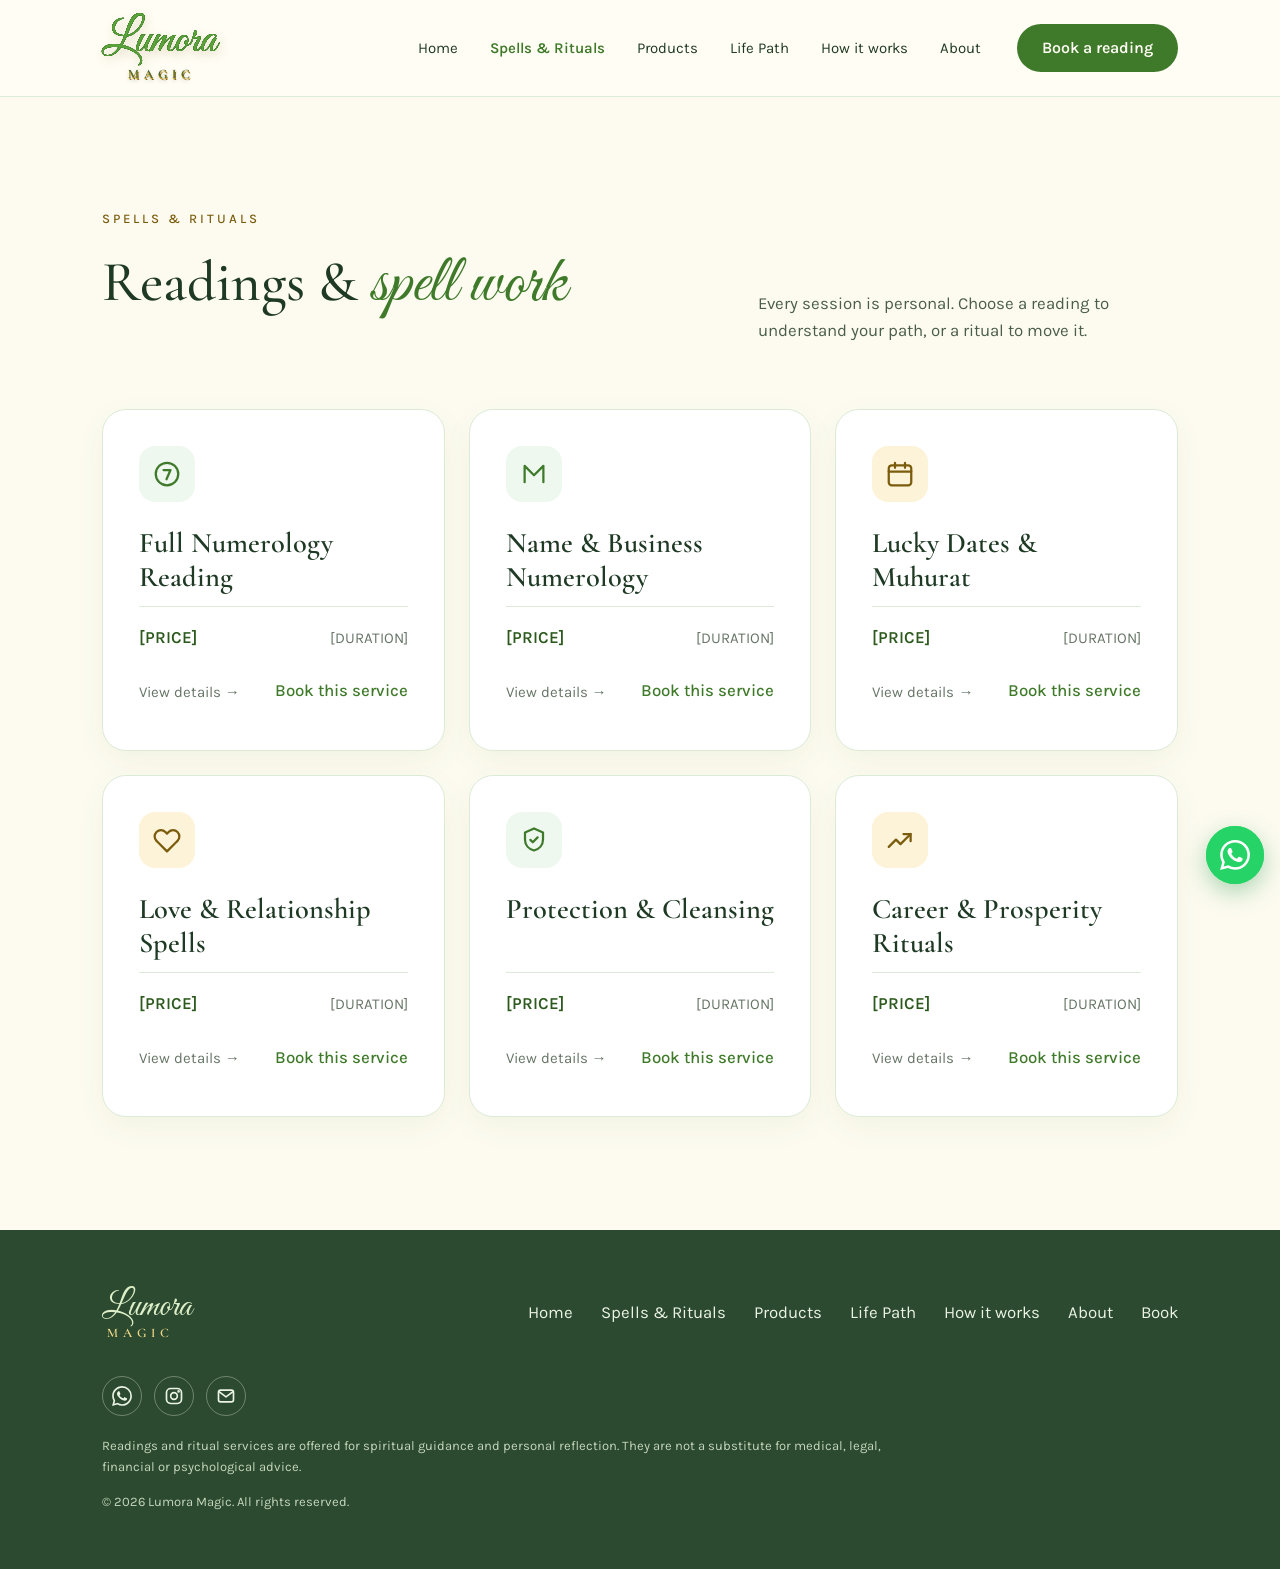
<file: services.html>
<!DOCTYPE html>
<html lang="en-IN">
<head>
<meta charset="utf-8">
<meta name="viewport" content="width=device-width, initial-scale=1">
<title>Spells &amp; Rituals — Lumora Magic</title>
<meta name="description" content="Numerology readings, name and business numerology, lucky dates and spell work for love, protection and prosperity.">
<meta name="theme-color" content="#3F7A2A">

<meta property="og:type" content="website">
<meta property="og:site_name" content="Lumora Magic">
<meta property="og:title" content="Spells &amp; Rituals — Lumora Magic">
<meta property="og:description" content="Numerology readings, name and business numerology, lucky dates and spell work for love, protection and prosperity.">
<meta property="og:image" content="assets/images/lumora-logo.jpg">
<meta property="og:image:alt" content="Lumora Magic logo">
<meta name="twitter:card" content="summary_large_image">
<meta name="twitter:title" content="Spells &amp; Rituals — Lumora Magic">
<meta name="twitter:description" content="Numerology readings, name and business numerology, lucky dates and spell work for love, protection and prosperity.">
<meta name="twitter:image" content="assets/images/lumora-logo.jpg">

<link rel="icon" href="assets/favicon.svg" type="image/svg+xml">
<link rel="preconnect" href="https://fonts.googleapis.com">
<link rel="preconnect" href="https://fonts.gstatic.com" crossorigin>
<link rel="stylesheet" href="https://fonts.googleapis.com/css2?family=Cormorant+Garamond:ital,wght@0,500;0,600;1,500&amp;family=Great+Vibes&amp;family=Karla:wght@400;500;600&amp;display=swap">
<link rel="stylesheet" href="css/styles.css?v=20260926-24">
<script src="js/main.js?v=20260926-8" defer></script>
</head>
<body>

<a class="skip-link" href="#main">Skip to content</a>

<header class="header" id="site-header">
  <div class="container header__inner">
    <a class="wordmark" href="/" aria-label="Lumora Magic home">
      <span class="wordmark__script">Lumora</span>
      <span class="wordmark__sub">MAGIC</span>
    </a>

    <button class="nav-toggle" type="button" id="nav-toggle" aria-label="Open menu" aria-expanded="false" aria-controls="primary-nav">
      <span class="nav-toggle__bars" aria-hidden="true"><span></span><span></span><span></span></span>
    </button>

    <nav class="nav" id="primary-nav" aria-label="Primary">
      <ul class="nav__list">
        <li><a class="nav__link" href="/">Home</a></li>
        <li><a class="nav__link" href="/services" aria-current="page">Spells &amp; Rituals</a></li>
        <li><a class="nav__link" href="/products">Products</a></li>
        <li><a class="nav__link" href="/life-path">Life Path</a></li>
        <li><a class="nav__link" href="/how-it-works">How it works</a></li>
        <li><a class="nav__link" href="/about">About</a></li>
      </ul>
      <a class="btn btn--primary btn--compact nav__cta" href="/book">Book a reading</a>
    </nav>
  </div>
</header>

<main id="main">

  <!-- ===================== SERVICES ===================== -->
  <section class="section" id="services">
    <div class="container">
      <div class="section__head">
        <div class="section__head-main">
          <p class="eyebrow">Spells &amp; Rituals</p>
          <h1 class="h2"><span class="h2__serif">Readings &amp;</span> <span class="script script--h2">spell work</span></h1>
        </div>
        <p class="section__head-text">Every session is personal. Choose a reading to understand your path, or a ritual to move it.</p>
      </div>

      <ul class="cards" id="service-cards">
        <li class="card card--linked">
          <span class="card__icon card__icon--green">
            <svg width="30" height="30" viewBox="0 0 24 24" fill="none" stroke="currentColor" stroke-width="1.8" stroke-linecap="round" stroke-linejoin="round" aria-hidden="true" focusable="false"><circle cx="12" cy="12" r="9"/><path d="M9.2 8.8h5.6l-3.2 7.4"/></svg>
          </span>
          <h3 class="card__title"><a class="card__title-link" href="/service?slug=full-numerology-reading">Full Numerology Reading</a></h3>
          <p class="card__meta"><span class="card__price">[PRICE]</span> <span class="card__duration">[DURATION]</span></p>
          <div class="card__links"><span class="card__more" aria-hidden="true">View details &rarr;</span> <a class="card__link" href="/book?service=Full%20Numerology%20Reading">Book this service</a></div>
        </li>

        <li class="card card--linked">
          <span class="card__icon card__icon--green">
            <svg width="30" height="30" viewBox="0 0 24 24" fill="none" stroke="currentColor" stroke-width="1.8" stroke-linecap="round" stroke-linejoin="round" aria-hidden="true" focusable="false"><path d="M4.5 18.5V5.5L12 13l7.5-7.5v13"/></svg>
          </span>
          <h3 class="card__title"><a class="card__title-link" href="/service?slug=name-business-numerology">Name &amp; Business Numerology</a></h3>
          <p class="card__meta"><span class="card__price">[PRICE]</span> <span class="card__duration">[DURATION]</span></p>
          <div class="card__links"><span class="card__more" aria-hidden="true">View details &rarr;</span> <a class="card__link" href="/book?service=Name%20%26%20Business%20Numerology">Book this service</a></div>
        </li>

        <li class="card card--linked">
          <span class="card__icon card__icon--gold">
            <svg width="30" height="30" viewBox="0 0 24 24" fill="none" stroke="currentColor" stroke-width="1.8" stroke-linecap="round" stroke-linejoin="round" aria-hidden="true" focusable="false"><rect x="3" y="5" width="18" height="16" rx="2.5"/><path d="M8 3v4M16 3v4M3 10h18"/></svg>
          </span>
          <h3 class="card__title"><a class="card__title-link" href="/service?slug=lucky-dates-muhurat">Lucky Dates &amp; Muhurat</a></h3>
          <p class="card__meta"><span class="card__price">[PRICE]</span> <span class="card__duration">[DURATION]</span></p>
          <div class="card__links"><span class="card__more" aria-hidden="true">View details &rarr;</span> <a class="card__link" href="/book?service=Lucky%20Dates%20%26%20Muhurat">Book this service</a></div>
        </li>

        <li class="card card--linked">
          <span class="card__icon card__icon--gold">
            <svg width="30" height="30" viewBox="0 0 24 24" fill="none" stroke="currentColor" stroke-width="1.8" stroke-linecap="round" stroke-linejoin="round" aria-hidden="true" focusable="false"><path d="M20.4 5.6a5 5 0 0 0-7.1 0L12 6.9l-1.3-1.3a5 5 0 1 0-7.1 7.1l1.3 1.3L12 21.1l7.1-7.1 1.3-1.3a5 5 0 0 0 0-7.1Z"/></svg>
          </span>
          <h3 class="card__title"><a class="card__title-link" href="/service?slug=love-relationship-spells">Love &amp; Relationship Spells</a></h3>
          <p class="card__meta"><span class="card__price">[PRICE]</span> <span class="card__duration">[DURATION]</span></p>
          <div class="card__links"><span class="card__more" aria-hidden="true">View details &rarr;</span> <a class="card__link" href="/book?service=Love%20%26%20Relationship%20Spells">Book this service</a></div>
        </li>

        <li class="card card--linked">
          <span class="card__icon card__icon--green">
            <svg width="30" height="30" viewBox="0 0 24 24" fill="none" stroke="currentColor" stroke-width="1.8" stroke-linecap="round" stroke-linejoin="round" aria-hidden="true" focusable="false"><path d="M12 2.8 19.2 6v5.6c0 4.5-3 7.8-7.2 8.8-4.2-1-7.2-4.3-7.2-8.8V6Z"/><path d="M9.1 11.9 11 13.8l3.9-3.9"/></svg>
          </span>
          <h3 class="card__title"><a class="card__title-link" href="/service?slug=protection-cleansing">Protection &amp; Cleansing</a></h3>
          <p class="card__meta"><span class="card__price">[PRICE]</span> <span class="card__duration">[DURATION]</span></p>
          <div class="card__links"><span class="card__more" aria-hidden="true">View details &rarr;</span> <a class="card__link" href="/book?service=Protection%20%26%20Cleansing">Book this service</a></div>
        </li>

        <li class="card card--linked">
          <span class="card__icon card__icon--gold">
            <svg width="30" height="30" viewBox="0 0 24 24" fill="none" stroke="currentColor" stroke-width="1.8" stroke-linecap="round" stroke-linejoin="round" aria-hidden="true" focusable="false"><path d="M3 17.5 8.8 11.7l3.6 3.6L20.5 7.2"/><path d="M14.8 7.2h5.7v5.7"/></svg>
          </span>
          <h3 class="card__title"><a class="card__title-link" href="/service?slug=career-prosperity-rituals">Career &amp; Prosperity Rituals</a></h3>
          <p class="card__meta"><span class="card__price">[PRICE]</span> <span class="card__duration">[DURATION]</span></p>
          <div class="card__links"><span class="card__more" aria-hidden="true">View details &rarr;</span> <a class="card__link" href="/book?service=Career%20%26%20Prosperity%20Rituals">Book this service</a></div>
        </li>
      </ul>
    </div>
  </section>

</main>

<footer class="footer">
  <div class="container">
    <div class="footer__top">
      <p class="footer__wordmark">
        <span class="footer__script">Lumora</span>
        <span class="footer__sub">MAGIC</span>
      </p>
      <nav class="footer__nav" aria-label="Footer">
        <ul class="footer__list">
          <li><a class="footer__link" href="/">Home</a></li>
          <li><a class="footer__link" href="/services">Spells &amp; Rituals</a></li>
          <li><a class="footer__link" href="/products">Products</a></li>
          <li><a class="footer__link" href="/life-path">Life Path</a></li>
          <li><a class="footer__link" href="/how-it-works">How it works</a></li>
          <li><a class="footer__link" href="/about">About</a></li>
          <li><a class="footer__link" href="/book">Book</a></li>
        </ul>
      </nav>
    </div>

    <ul class="footer__social" aria-label="Contact Lumora Magic">
      <li><a class="footer__social-link" data-contact="whatsapp" href="https://wa.me/919910338956" target="_blank" rel="noopener" aria-label="WhatsApp +91 99103 38956"><svg width="20" height="20" viewBox="0 0 24 24" aria-hidden="true" focusable="false"><path fill="currentColor" d="M17.472 14.382c-.297-.149-1.758-.867-2.03-.967-.273-.099-.471-.148-.67.15-.197.297-.767.966-.94 1.164-.173.199-.347.223-.644.075-.297-.15-1.255-.463-2.39-1.475-.883-.788-1.48-1.761-1.653-2.059-.173-.297-.018-.458.13-.606.134-.133.298-.347.446-.52.149-.174.198-.298.298-.497.099-.198.05-.371-.025-.52-.075-.149-.669-1.612-.916-2.207-.242-.579-.487-.5-.669-.51-.173-.008-.371-.01-.57-.01-.198 0-.52.074-.792.372-.272.297-1.04 1.016-1.04 2.479 0 1.462 1.065 2.875 1.213 3.074.149.198 2.096 3.2 5.077 4.487.709.306 1.262.489 1.694.625.712.227 1.36.195 1.871.118.571-.085 1.758-.719 2.006-1.413.248-.694.248-1.289.173-1.413-.074-.124-.272-.198-.57-.347m-5.421 7.403h-.004a9.87 9.87 0 0 1-5.031-1.378l-.361-.214-3.741.982.998-3.648-.235-.374a9.86 9.86 0 0 1-1.51-5.26c.001-5.45 4.436-9.884 9.888-9.884 2.64 0 5.122 1.03 6.988 2.898a9.825 9.825 0 0 1 2.893 6.994c-.003 5.45-4.437 9.884-9.885 9.884m8.413-18.297A11.815 11.815 0 0 0 12.05 0C5.495 0 .16 5.335.157 11.892c0 2.096.547 4.142 1.588 5.945L.057 24l6.305-1.654a11.882 11.882 0 0 0 5.683 1.448h.005c6.554 0 11.89-5.335 11.893-11.893a11.821 11.821 0 0 0-3.48-8.413Z"/></svg></a></li>
      <li><a class="footer__social-link" data-contact="instagram" href="https://www.instagram.com/lumora.magic/" target="_blank" rel="noopener" aria-label="Instagram @lumora.magic"><svg width="20" height="20" viewBox="0 0 24 24" fill="none" stroke="currentColor" stroke-width="2" stroke-linecap="round" stroke-linejoin="round" aria-hidden="true" focusable="false"><rect x="3" y="3" width="18" height="18" rx="5"/><circle cx="12" cy="12" r="4"/><circle cx="17.5" cy="6.5" r="0.6" fill="currentColor"/></svg></a></li>
      <li><a class="footer__social-link" data-contact="email" href="mailto:connect.lumoramagic@gmail.com" aria-label="Email connect.lumoramagic@gmail.com"><svg width="20" height="20" viewBox="0 0 24 24" fill="none" stroke="currentColor" stroke-width="2" stroke-linecap="round" stroke-linejoin="round" aria-hidden="true" focusable="false"><rect x="3" y="5" width="18" height="14" rx="2.5"/><path d="m4 7 8 6 8-6"/></svg></a></li>
    </ul>

    <p class="footer__disclaimer">Readings and ritual services are offered for spiritual guidance and personal reflection. They are not a substitute for medical, legal, financial or psychological advice.</p>
    <p class="footer__copy">&copy; <span id="year">2026</span> Lumora Magic. All rights reserved.</p>
  </div>
</footer>

</body>
</html>
</file>
<file: css/styles.css>
/* =========================================================
   Lumora Magic — styles.css
   Mobile-first. All design tokens live on :root.
   Breakpoints: 640px (sm) and 1024px (lg).
   ========================================================= */

/* ---------- 1. Tokens ---------- */

:root {
  /* Colour */
  --cream: #FDFBF0;
  --cream-light: #FFFDF4;
  --card: #FFFFFF;
  --mint-50: #EEF8EF;
  --mint-200: #D9F1DF;
  --butter: #FBF4CF;
  --peach: #FCE7C2;
  --gold-tint: #FDF3D8;
  --gold-line: #EEDDA6;
  --green: #3F7A2A;
  --green-dark: #2C5A1D;
  --ink: #1F3A24;
  --body: #4B5E4D;
  --muted: #667566;
  --gold: #D4A72C;
  --gold-text: #7A5C0C;
  --line: #DCEBD8;
  --soft-line: #B9D3AC;
  --field-line: #C3D9B8;
  --result-bg: #FFFDF6;
  --result-line: #E9E2B8;
  --wordmark-sub: #4B6B3A;
  --wordmark-face: #5AA23A;
  --footer: #2C4A2F;
  --footer-text: #EAF3E4;
  --footer-muted: #C4D6BD;
  --footer-script: #DDEFC9;
  --footer-gold: #F2D98A;
  --error: #B03A2E;

  /* Type families */
  --font-script: 'Great Vibes', 'Brush Script MT', cursive;
  --font-serif: 'Cormorant Garamond', Georgia, 'Times New Roman', serif;
  --font-sans: 'Karla', 'Helvetica Neue', Arial, sans-serif;

  /* Type scale — interpolated between 360px and 1440px viewports */
  --fs-h1: clamp(2.75rem, 1.917rem + 3.704vw, 5.25rem);        /* 44 → 84 */
  --fs-h1-script: clamp(3.5rem, 2.5rem + 4.444vw, 6.5rem);     /* 56 → 104 */
  --fs-h2: clamp(2.375rem, 1.917rem + 2.037vw, 3.75rem);       /* 38 → 60 */
  --fs-h2-script: clamp(3rem, 2.5rem + 2.222vw, 4.5rem);       /* 48 → 72 */
  --fs-h3: clamp(1.5625rem, 1.479rem + 0.37vw, 1.8125rem);     /* 25 → 29 */
  --fs-lede: clamp(1.0625rem, 1.021rem + 0.185vw, 1.1875rem);  /* 17 → 19 */
  --fs-body: clamp(1rem, 0.979rem + 0.093vw, 1.0625rem);       /* 16 → 17 */
  --fs-digit: clamp(2.75rem, 2.375rem + 1.667vw, 3.875rem);    /* 44 → 62 */
  --fs-result: clamp(5.5rem, 4.417rem + 4.815vw, 8.75rem);     /* 88 → 140 */
  --fs-result-title: clamp(2rem, 1.75rem + 1.111vw, 2.75rem);  /* 32 → 44 */
  --fs-empty-title: clamp(1.625rem, 1.5rem + 0.556vw, 2rem);   /* 26 → 32 */

  /* Rhythm and shape */
  --container: 1248px;
  --gutter: clamp(20px, 6.7vw, 96px);
  --space-section: clamp(4.5rem, 3.5rem + 4.444vw, 7.5rem);    /* 72 → 120 */
  --header-h: 72px;
  --radius-card: 24px;
  --radius-panel: 32px;
  --radius-field: 14px;
  --shadow-card: 0 10px 30px rgba(63, 122, 42, 0.06);
  --shadow-panel: 0 20px 50px rgba(63, 122, 42, 0.12);
  --shadow-hero: 0 30px 80px rgba(63, 122, 42, 0.18);
}

@media (min-width: 1024px) {
  :root { --header-h: 96px; }
}

/* ---------- 2. Base ---------- */

*,
*::before,
*::after { box-sizing: border-box; }

html {
  scroll-behavior: smooth;
  -webkit-text-size-adjust: 100%;
}

body {
  margin: 0;
  background: var(--cream);
  color: var(--body);
  font-family: var(--font-sans);
  font-size: var(--fs-body);
  line-height: 1.6;
  overflow-x: hidden;
}

h1, h2, h3, p, figure, blockquote, dl, dd { margin: 0; }

ul, ol { margin: 0; padding: 0; list-style: none; }

img { max-width: 100%; height: auto; display: block; }

/* The hidden attribute always wins over a display set elsewhere (img, grid, flex…). */
[hidden] { display: none !important; }

a { color: var(--green); }

button { font: inherit; }

:focus-visible {
  outline: 2px solid var(--green);
  outline-offset: 2px;
}

[id] { scroll-margin-top: calc(var(--header-h) + 16px); }

.skip-link {
  position: absolute;
  left: 16px;
  top: -200px;
  z-index: 100;
  background: var(--cream-light);
  color: var(--ink);
  border: 1px solid var(--line);
  border-radius: 999px;
  padding: 12px 24px;
  font-weight: 600;
  text-decoration: none;
  transition: top 0.15s ease;
}

.skip-link:focus-visible { top: 12px; }

/* ---------- 3. Layout ---------- */

.container {
  width: 100%;
  max-width: var(--container);
  margin-inline: auto;
  padding-inline: var(--gutter);
}

.section { padding-block: var(--space-section); }


/* Booking button closing a page section. */
.section__cta { margin-top: 48px; text-align: center; }
.section__cta--start { margin-top: 32px; text-align: left; }

.section__head { display: grid; gap: 20px; }

.section__head--center { text-align: center; justify-items: center; }

.section__head-text {
  max-width: 420px;
  color: var(--body);
}

@media (min-width: 1024px) {
  .section__head {
    grid-template-columns: 1fr auto;
    align-items: end;
    gap: 48px;
  }
  .section__head--center { grid-template-columns: 1fr; }
}

/* ---------- 4. Typography ---------- */

.script {
  font-family: var(--font-script);
  font-weight: 400;
  color: var(--green);
  line-height: 1.15;
}

.script--block { display: block; }

.eyebrow {
  display: flex;
  align-items: flex-start;
  gap: 8px;
  font-family: var(--font-sans);
  font-weight: 500;
  font-size: 0.8125rem;
  line-height: 1.4;
  letter-spacing: 3px;
  text-transform: uppercase;
  color: var(--gold-text);
  margin-bottom: 18px;
}

.section__head--center .eyebrow { justify-content: center; }

.eyebrow__spark { color: var(--gold); flex: none; margin-top: 0.16em; }

.h1 {
  font-family: var(--font-serif);
  font-weight: 500;
  font-size: var(--fs-h1);
  line-height: 1;
  color: var(--ink);
  margin-bottom: 28px;
}

.h1__line { display: block; }

.h1__script {
  display: block;
  font-size: var(--fs-h1-script);
}

.h2 {
  font-family: var(--font-serif);
  font-weight: 500;
  font-size: var(--fs-h2);
  line-height: 1.05;
  color: var(--ink);
  margin-bottom: 20px;
}

.h2__serif { display: inline; }

.h2__serif--block { display: block; }

.script--h2 { font-size: var(--fs-h2-script); }

/* ---------- 5. Buttons ---------- */

.btn {
  display: inline-flex;
  align-items: center;
  justify-content: center;
  min-height: 56px;
  padding: 0 32px;
  border: 1px solid transparent;
  border-radius: 999px;
  font-family: var(--font-sans);
  font-weight: 600;
  font-size: 1rem;
  line-height: 1.2;
  text-align: center;
  text-decoration: none;
  cursor: pointer;
  transition: background-color 0.18s ease, color 0.18s ease, border-color 0.18s ease;
}

.btn--primary {
  background: var(--green);
  color: var(--cream-light);
}

.btn--primary:hover { background: var(--green-dark); }

.btn--secondary {
  background: var(--cream-light);
  border-color: var(--soft-line);
  color: var(--green-dark);
}

.btn--secondary:hover { border-color: var(--green); }

.btn--compact { min-height: 48px; padding: 0 24px; }

.btn--block { width: 100%; }

/* ---------- 6. Header and navigation ---------- */

.header {
  position: sticky;
  top: 0;
  z-index: 50;
  background: var(--cream-light);
  border-bottom: 1px solid var(--line);
  transition: box-shadow 0.2s ease;
  /* keeps the logo's butterfly from widening the page while it flies off-screen */
  overflow-x: clip;
}

.header--scrolled { box-shadow: 0 6px 24px rgba(63, 122, 42, 0.08); }

.header__inner {
  display: flex;
  align-items: center;
  justify-content: space-between;
  gap: 16px;
  min-height: var(--header-h);
}

.wordmark {
  display: block;
  text-align: center;
  text-decoration: none;
  line-height: 1;
}

.wordmark__script {
  display: block;
  font-family: var(--font-script);
  font-size: 2.375rem;
  line-height: 1.15;
  color: var(--green);
}

.wordmark__sub {
  display: block;
  font-family: var(--font-serif);
  font-weight: 600;
  font-size: 0.8125rem;
  letter-spacing: 5px;
  text-indent: 5px;
  color: var(--wordmark-sub);
}

.wordmark__logo { max-height: 56px; width: auto; }

/* Logo motion: "Lumora" writes itself in left to right, MAGIC settles into
   place, then a gold shine passes over "Lumora" every few seconds while a
   small star twinkles beside it. */
.wordmark { position: relative; }

.wordmark__script {
  /* Room for the script's swashes, which reach past the letters' box and
     would otherwise be cut off by the clip and the shine. */
  padding: 0.1em 0.18em;
  margin: -0.1em -0.18em;
  background: linear-gradient(100deg, var(--wordmark-face) 42%, var(--gold) 50%, #F2D98A 52%, var(--wordmark-face) 60%) 120% 0 / 300% 100% no-repeat;
  background-color: var(--wordmark-face);
  -webkit-background-clip: text;
  background-clip: text;
  -webkit-text-fill-color: transparent;
  animation:
    wordmark-write 1.3s cubic-bezier(0.55, 0.1, 0.3, 1) both,
    wordmark-shine 7s ease-in-out 1.6s infinite;
}

.wordmark__sub { animation: wordmark-settle 1.1s ease-out 0.7s both; }

.wordmark::after {
  content: "";
  position: absolute;
  top: 2px;
  right: -12px;
  width: 11px;
  height: 11px;
  background: var(--gold);
  /* the site's four-pointed sparkle */
  clip-path: polygon(50% 0, 61% 39%, 100% 50%, 61% 61%, 50% 100%, 39% 61%, 0 50%, 39% 39%);
  animation: wordmark-twinkle 3.5s ease-in-out 1.4s infinite both;
}

.wordmark:hover .wordmark__script { animation-duration: 1.3s, 1.6s; }

/* 3D look: "Lumora" sits on a stacked green extrusion with a soft gold glow
   beneath, MAGIC gets a thin gold bevel, and the whole mark sways slowly in
   perspective. The script uses stacked drop-shadows rather than text-shadow,
   which would paint over its clipped gradient. */
.wordmark {
  transform-style: preserve-3d;
  animation: wordmark-tilt 9s ease-in-out 1.8s infinite;
}

.wordmark__script {
  filter:
    drop-shadow(0.5px 0.75px 0.35px var(--green))
    drop-shadow(0.5px 0.75px 0.35px var(--green))
    drop-shadow(0.5px 0.75px 0.35px var(--green))
    drop-shadow(0.5px 0.75px 0.35px var(--green))
    drop-shadow(2px 4px 5px rgba(122, 92, 12, 0.2));
}

.wordmark__sub {
  text-shadow:
    0.3px 0.5px 0 var(--gold),
    0.6px 1px 0 var(--gold),
    0.9px 1.5px 0 var(--gold-text),
    0 3px 4px rgba(31, 58, 36, 0.3);
}

.wordmark:hover { animation-play-state: paused; }

/* A dark pink glitter butterfly (added by initButterfly() in main.js) flies
   in from the right, sweeps over "Lumora", turns and lands on top of it,
   rests a while, then flies off again. It is built in 3D: the body is tilted
   back in perspective and each wing hinges at the body, beating fast in
   flight and opening and folding slowly at rest (the script adds is-resting
   while it is perched, and leaves a trail of glitter dust while it flies).
   Sized in em so it scales with the script. */
.butterfly {
  position: absolute;
  z-index: 1;
  font-size: 2.375rem;
  left: 1.1em;
  top: -0.3em;
  width: 0.95em;
  height: 0.95em;
  pointer-events: none;
  perspective: 2.4em;
  animation: butterfly-flight 20s linear 2s infinite both;
}

.butterfly__tilt {
  position: absolute;
  left: 50%;
  top: 50%;
  width: 0.9em;
  height: 0.6em;
  margin: -0.3em 0 0 -0.45em;
  transform-style: preserve-3d;
  transform: rotateX(50deg);
  filter: drop-shadow(0 0.06em 0.05em rgba(122, 14, 62, 0.35));
}

.butterfly__wing {
  position: absolute;
  top: 0;
  width: 50%;
  height: 100%;
  background: center / 100% 100% no-repeat;
}

.butterfly__wing--left {
  left: 0;
  background-image: url("../assets/butterfly-wing-left.svg");
  transform-origin: right center;
  animation: butterfly-wing-left 0.22s ease-in-out infinite alternate;
}

.butterfly__wing--right {
  right: 0;
  background-image: url("../assets/butterfly-wing-right.svg");
  transform-origin: left center;
  animation: butterfly-wing-right 0.22s ease-in-out infinite alternate;
}

.butterfly__body {
  position: absolute;
  top: 0;
  left: 37.5%;
  width: 25%;
  height: 100%;
  background: url("../assets/butterfly-body.svg") center / 100% 100% no-repeat;
  transform: translateZ(0.02em);
}

.butterfly.is-resting .butterfly__wing--left { animation: butterfly-rest-left 4s ease-in-out infinite; }
.butterfly.is-resting .butterfly__wing--right { animation: butterfly-rest-right 4s ease-in-out infinite; }

@keyframes butterfly-wing-left  { from { transform: rotateY(-10deg); } to { transform: rotateY(72deg); } }
@keyframes butterfly-wing-right { from { transform: rotateY(10deg); }  to { transform: rotateY(-72deg); } }

@keyframes butterfly-rest-left {
  0%, 45%, 100% { transform: rotateY(-6deg); }
  58%, 66%      { transform: rotateY(68deg); }
  80%           { transform: rotateY(-6deg); }
}

@keyframes butterfly-rest-right {
  0%, 45%, 100% { transform: rotateY(6deg); }
  58%, 66%      { transform: rotateY(-68deg); }
  80%           { transform: rotateY(6deg); }
}

@keyframes butterfly-flight {
  0%     { transform: translate(85vw, 0.5em) rotate(-22deg); opacity: 0; }
  2%     { opacity: 1; }
  9%     { transform: translate(55vw, -0.1em) rotate(-18deg); }
  16%    { transform: translate(25vw, 0.4em) rotate(-24deg); }
  23%    { transform: translate(-0.6em, 0.1em) rotate(-20deg); }
  26%    { transform: translate(-1.2em, 0.45em) rotate(10deg); }
  31%    { transform: translate(-0.4em, -0.15em) rotate(22deg); }
  35%    { transform: translate(0, 0) rotate(0deg); }
  80%    { transform: translate(0, 0) rotate(0deg); }
  86%    { transform: translate(1.6em, -0.35em) rotate(24deg); }
  97%    { opacity: 1; }
  100%   { transform: translate(85vw, 0.1em) rotate(20deg); opacity: 0; }
}

/* Glitter dust left behind in flight. */
.butterfly-dust {
  position: fixed;
  z-index: 60;
  border-radius: 50%;
  pointer-events: none;
  animation: butterfly-dust 1.2s ease-out forwards;
}

@keyframes butterfly-dust {
  0%   { opacity: 0; transform: translate(0, 0) scale(1); }
  15%  { opacity: 1; }
  100% { opacity: 0; transform: translate(var(--dx, 0px), 26px) scale(0.3); }
}

@keyframes wordmark-tilt {
  0%, 100% { transform: perspective(500px) rotateY(0deg) rotateX(0deg); }
  25%      { transform: perspective(500px) rotateY(-10deg) rotateX(4deg); }
  75%      { transform: perspective(500px) rotateY(10deg) rotateX(-3deg); }
}

@keyframes wordmark-write {
  from { clip-path: inset(-20% 100% -20% -10%); }
  to   { clip-path: inset(-20% -10% -20% -10%); }
}

@keyframes wordmark-shine {
  0%, 55% { background-position: 120% 0; }
  100%    { background-position: -20% 0; }
}

@keyframes wordmark-settle {
  from { opacity: 0; letter-spacing: 14px; text-indent: 14px; }
  to   { opacity: 1; letter-spacing: 5px; text-indent: 5px; }
}

@keyframes wordmark-twinkle {
  0%, 100% { opacity: 0; transform: scale(0.3) rotate(0deg); }
  20%      { opacity: 1; transform: scale(1) rotate(45deg); }
  45%      { opacity: 0; transform: scale(0.3) rotate(90deg); }
}

.nav-toggle {
  display: inline-flex;
  align-items: center;
  justify-content: center;
  width: 48px;
  height: 48px;
  padding: 0;
  background: transparent;
  border: 1px solid var(--line);
  border-radius: 14px;
  color: var(--ink);
  cursor: pointer;
}

.nav-toggle__bars {
  display: grid;
  gap: 5px;
  width: 20px;
}

.nav-toggle__bars span {
  display: block;
  height: 2px;
  background: currentColor;
  border-radius: 2px;
}

.nav {
  display: none;
  position: absolute;
  top: 100%;
  left: 0;
  right: 0;
  background: var(--cream-light);
  border-bottom: 1px solid var(--line);
  box-shadow: 0 12px 24px rgba(63, 122, 42, 0.08);
  padding: 8px var(--gutter) 24px;
}

.nav.is-open { display: block; }

.nav__link {
  display: block;
  padding: 14px 0;
  min-height: 48px;
  font-size: 1.0625rem;
  color: var(--ink);
  text-decoration: none;
}

.nav__link:hover { color: var(--green); }

.nav__link[aria-current="page"] { color: var(--green); font-weight: 600; }

.nav__cta { display: flex; width: 100%; margin-top: 16px; }

@media (min-width: 1024px) {
  .nav-toggle { display: none; }

  .nav,
  .nav.is-open {
    display: flex;
    align-items: center;
    gap: 36px;
    position: static;
    padding: 0;
    border: 0;
    box-shadow: none;
    background: transparent;
  }

  .nav__list {
    display: flex;
    align-items: center;
    gap: 22px;
  }

  .nav__link {
    padding: 0;
    min-height: 0;
    font-size: 0.9375rem;
  }

  .nav__cta { width: auto; margin-top: 0; }

  .wordmark__script,
  .butterfly { font-size: 2.875rem; }
}

@media (min-width: 1200px) {
  .nav__list { gap: 32px; }
}

/* ---------- 7. Hero ---------- */

.hero {
  position: relative;
  background-color: var(--cream);
  background-image:
    radial-gradient(60vw 48vw at 8% 4%, var(--peach) 0%, transparent 62%),
    radial-gradient(56vw 46vw at 92% 96%, var(--mint-200) 0%, transparent 64%);
  padding-block: clamp(3.5rem, 2rem + 6.67vw, 8.75rem);
  overflow: hidden;
}

.hero__inner {
  display: grid;
  gap: 48px;
  align-items: center;
}

.hero__lede {
  max-width: 520px;
  font-size: var(--fs-lede);
  line-height: 1.65;
  color: var(--body);
  margin-bottom: 36px;
}

.hero__actions {
  display: flex;
  flex-direction: column;
  gap: 16px;
}

.hero__actions .btn { width: 100%; }

.hero__note {
  display: flex;
  align-items: center;
  gap: 8px;
  margin-top: 22px;
  font-size: 0.9375rem;
  color: var(--body);
}

.hero__note svg { flex: none; color: var(--green); }

/* A soft cream halo keeps the smaller hero text readable as the glitter passes behind it. */
.hero__lede,
.hero__note { text-shadow: 0 0 6px var(--cream), 0 0 12px var(--cream), 0 0 18px var(--cream); }

.hero__media {
  position: relative;
  width: 100%;
  max-width: 360px;
  margin-inline: auto;
  aspect-ratio: 1 / 1; /* the glitter is the whole picture, so the box holds its size */
}

/* Phones: a tighter hero, with the tagline on one line and slimmer buttons. */
@media (max-width: 639.98px) {
  .hero { padding-block: 28px 36px; }
  .hero .eyebrow { font-size: 0.6875rem; letter-spacing: 2px; margin-bottom: 12px; }
  .hero .h1 { font-size: 2.375rem; }
  .hero .h1__script { font-size: 3rem; }
  .hero__lede { font-size: 0.9375rem; line-height: 1.55; margin: 14px 0 20px; }
  .hero__actions { gap: 10px; }
  .hero__actions .btn { min-height: 46px; font-size: 0.9375rem; }
  .hero__note { margin-top: 14px; font-size: 0.8125rem; }
}

/* Phones and tablets: the small sparkles sit beside the headline, behind
   the text, instead of taking their own block below the buttons. */
@media (max-width: 1023.98px) {
  .hero__inner { position: relative; }
  .hero__text { position: relative; z-index: 1; }
  .hero__media {
    position: absolute;
    top: clamp(24px, 6vw, 48px);
    right: calc(var(--gutter) * -0.6);
    width: clamp(200px, 58vw, 380px);
    max-width: none;
    margin: 0;
    pointer-events: none;
  }
}

@media (min-width: 640px) {
  .hero__actions { flex-direction: row; flex-wrap: wrap; }
  .hero__actions .btn { width: auto; }
}

@media (min-width: 1024px) {
  /* The image track stays fluid so the three H1 lines and the two hero
     buttons always keep their own line at every desktop width. */
  .hero__inner {
    grid-template-columns: minmax(0, 1fr) minmax(0, clamp(300px, 30vw, 470px));
    gap: 72px;
  }
  .hero__media { max-width: 470px; margin-inline: 0; }
}

/* Sparkles — the page's one decorative animation */

.sparkles {
  position: absolute;
  inset: -6%;
  pointer-events: none;
  color: var(--gold);
}

.sparkle {
  position: absolute;
  opacity: 0.35;
  animation: twinkle 4s ease-in-out infinite;
}

.sparkle--1 { top: 2%;  left: -2%;  animation-duration: 4.2s; animation-delay: 0s; }
.sparkle--2 { top: 16%; right: 2%;  animation-duration: 3.2s; animation-delay: 0.6s; }
.sparkle--3 { top: 46%; right: -3%; animation-duration: 5s;   animation-delay: 1.2s; }
.sparkle--4 { bottom: 20%; right: 8%; animation-duration: 3.6s; animation-delay: 1.8s; }
.sparkle--5 { bottom: 1%; left: 12%; animation-duration: 4.6s; animation-delay: 0.9s; }
.sparkle--6 { bottom: 34%; left: -3%; animation-duration: 3.4s; animation-delay: 2.4s; }
.sparkle--7 { top: 30%; left: 4%;   animation-duration: 4.8s; animation-delay: 1.5s; }

@keyframes twinkle {
  0%, 100% { opacity: 0.2; transform: scale(0.8); }
  50%      { opacity: 0.95; transform: scale(1.15); }
}

/* ---------- 8. Numbers strip ---------- */

.numbers {
  background: var(--mint-50);
  border-top: 1px solid var(--line);
  border-bottom: 1px solid var(--line);
  padding-block: clamp(3rem, 2.4rem + 2.6vw, 5rem);
}

.numbers__list {
  display: grid;
  grid-template-columns: repeat(3, 1fr);
  gap: 32px 16px;
  text-align: center;
}

.numbers__digit {
  display: block;
  font-family: var(--font-serif);
  font-variant-numeric: lining-nums;
  font-weight: 600;
  font-size: var(--fs-digit);
  line-height: 1.1;
  color: var(--green);
}

.numbers__label {
  display: block;
  font-size: 0.875rem;
  letter-spacing: 1px;
  color: var(--body);
}

@media (min-width: 1024px) {
  .numbers__list { grid-template-columns: repeat(9, 1fr); gap: 16px 8px; }
}

/* ---------- 9. Cards (services and testimonials) ---------- */

.cards {
  display: grid;
  grid-template-columns: 1fr;
  gap: 24px;
  margin-top: 64px;
}

.cards--quotes { margin-top: 56px; }

.cards__cell { display: flex; }

.cards__cell > .card { flex: 1 1 auto; margin: 0; }

.card {
  display: flex;
  flex-direction: column;
  height: 100%;
  background: var(--card);
  border: 1px solid var(--line);
  border-radius: var(--radius-card);
  padding: clamp(24px, 4vw, 36px);
  box-shadow: var(--shadow-card);
}

.card__icon {
  display: inline-flex;
  align-items: center;
  justify-content: center;
  width: 56px;
  height: 56px;
  border-radius: 16px;
  margin-bottom: 24px;
  flex: none;
}

.card__icon--green { background: var(--mint-50); color: var(--green); }

.card__icon--gold { background: var(--gold-tint); color: var(--gold-text); }

.card__title {
  font-family: var(--font-serif);
  font-weight: 600;
  font-size: var(--fs-h3);
  line-height: 1.2;
  color: var(--ink);
  margin-bottom: 12px;
}

.card__text { flex: 1 1 auto; margin-bottom: 24px; }

/* Service cards have no text: keep their price and links at the bottom. */
.card__title + .card__meta,
.card__title + .card__links { margin-top: auto; }

.card__meta {
  display: flex;
  align-items: baseline;
  justify-content: space-between;
  gap: 12px;
  padding-top: 18px;
  border-top: 1px solid var(--line);
  margin-bottom: 18px;
}

.card__price { font-weight: 600; color: var(--green-dark); }

.card__duration { color: var(--muted); font-size: 0.9375rem; }

.card__link {
  display: inline-flex;
  align-items: center;
  align-self: flex-start;
  min-height: 44px;
  color: var(--green);
  font-weight: 500;
  text-decoration: none;
}

.card__link:hover { text-decoration: underline; color: var(--green-dark); }

@media (min-width: 640px) {
  .cards { grid-template-columns: repeat(2, 1fr); }
  .cards--quotes { grid-template-columns: 1fr; }
}

@media (min-width: 1024px) {
  .cards { grid-template-columns: repeat(3, 1fr); }
  .cards--quotes { grid-template-columns: repeat(3, 1fr); }
}

/* Service cards open the service's own page: the title link stretches over
   the whole card, and the Book link sits above it so it still works. */

.card--linked { position: relative; transition: box-shadow 0.2s ease, border-color 0.2s ease; }

.card--linked:hover { border-color: var(--soft-line); box-shadow: var(--shadow-panel); }

.card__title-link { color: inherit; text-decoration: none; }

.card__title-link::after { content: ""; position: absolute; inset: 0; border-radius: inherit; }

.card--linked:hover .card__title-link { color: var(--green-dark); }

.card__title-link:focus-visible { outline: none; }

.card--linked:has(.card__title-link:focus-visible) { outline: 3px solid var(--gold); outline-offset: 2px; }

.card__links { display: flex; flex-wrap: wrap; align-items: center; justify-content: space-between; gap: 4px 16px; }

.card__links .card__link { position: relative; z-index: 1; }

.card__more { color: var(--muted); font-size: 0.9375rem; }

/* Item page (a service or a product): gallery on the left, details on the right */

.item__back {
  display: inline-flex;
  align-items: center;
  min-height: 44px;
  margin-bottom: 24px;
  color: var(--green);
  font-weight: 500;
  text-decoration: none;
}

.item__back:hover { text-decoration: underline; }

.item__status { color: var(--muted); }

.item__missing:not([hidden]) { display: grid; justify-items: start; gap: 24px; max-width: 60ch; }

.item__layout { display: grid; gap: 40px; }

@media (min-width: 1024px) {
  .item__layout { grid-template-columns: minmax(0, 1.1fr) minmax(0, 1fr); gap: 64px; align-items: start; }
  .gallery { position: sticky; top: calc(var(--header-h) + 24px); }
}

/* Gallery */

.gallery { display: grid; gap: 12px; }

.gallery__stage {
  position: relative;
  aspect-ratio: 1 / 1;
  border-radius: var(--radius-card);
  overflow: hidden;
  background: var(--mint-50);
  border: 1px solid var(--line);
  touch-action: pan-y;
}

.gallery__image { width: 100%; height: 100%; object-fit: cover; }

.gallery__placeholder:not([hidden]) {
  display: grid;
  place-items: center;
  width: 100%;
  height: 100%;
  background: linear-gradient(135deg, var(--mint-50), var(--gold-tint));
}

.gallery__placeholder .card__icon { width: 96px; height: 96px; border-radius: 28px; margin: 0; }

.gallery__placeholder .card__icon svg { width: 48px; height: 48px; }

.gallery__badge {
  position: absolute;
  top: 16px;
  left: 16px;
  padding: 6px 16px;
  border-radius: 999px;
  background: var(--error);
  color: #fff;
  font-weight: 600;
  font-size: 0.9375rem;
}

.gallery__nav {
  position: absolute;
  top: 50%;
  transform: translateY(-50%);
  display: grid;
  place-items: center;
  width: 44px;
  height: 44px;
  border-radius: 50%;
  border: 1px solid var(--line);
  background: rgba(255, 255, 255, 0.92);
  color: var(--ink);
  cursor: pointer;
  box-shadow: var(--shadow-card);
}

.gallery__nav:hover { background: #fff; color: var(--green); }

.gallery__nav--prev { left: 12px; }

.gallery__nav--next { right: 12px; }

.gallery__thumbs:not([hidden]) {
  display: flex;
  gap: 10px;
  overflow-x: auto;
  padding-bottom: 4px;
}

.gallery__thumb {
  flex: none;
  width: 76px;
  height: 76px;
  padding: 0;
  border: 2px solid transparent;
  border-radius: 14px;
  overflow: hidden;
  background: var(--mint-50);
  cursor: pointer;
  opacity: 0.7;
}

.gallery__thumb img { width: 100%; height: 100%; object-fit: cover; }

.gallery__thumb:hover { opacity: 1; }

.gallery__thumb[aria-current="true"] { border-color: var(--green); opacity: 1; }

/* Details column */

.item__info { display: grid; gap: 18px; align-content: start; }

.item__title {
  font-family: var(--font-serif);
  font-weight: 600;
  font-size: clamp(2rem, 1.6rem + 1.6vw, 3rem);
  line-height: 1.1;
  color: var(--ink);
}

.item__price { display: flex; flex-wrap: wrap; align-items: baseline; gap: 6px 14px; }

.item__compare { color: var(--muted); font-size: 1.25rem; }

.item__amount { color: var(--error); font-weight: 600; font-size: 1.75rem; }

.item__discount {
  align-self: center;
  padding: 3px 10px;
  border-radius: 999px;
  background: var(--error);
  color: #fff;
  font-weight: 600;
  font-size: 0.875rem;
}

.item__duration { color: var(--muted); }

/* Duration & price choices (3 days · ₹2,100…) */

.choices { border: 0; padding: 0; margin: 0; min-width: 0; }

.choices__legend { padding: 0; margin-bottom: 10px; font-weight: 600; color: var(--ink); }

.choices__list {
  display: grid;
  grid-template-columns: repeat(auto-fill, minmax(82px, 1fr));
  gap: 12px;
}

.choice { position: relative; }

.choice__input { position: absolute; opacity: 0; width: 1px; height: 1px; }

/* Each choice is a small arched tile, like a candle niche */
.choice__box {
  position: relative;
  display: grid;
  place-items: center;
  align-content: center;
  gap: 2px;
  min-height: 96px;
  padding: 18px 8px 12px;
  border: 1px solid var(--gold-line);
  border-radius: 999px 999px 18px 18px;
  background: linear-gradient(180deg, var(--cream-light) 0%, var(--gold-tint) 100%);
  color: var(--ink);
  cursor: pointer;
  transition: transform 0.2s ease, box-shadow 0.2s ease, background 0.2s ease, border-color 0.2s ease;
}

.choice__number {
  font-family: var(--font-serif);
  font-weight: 600;
  font-size: 1.9rem;
  font-variant-numeric: lining-nums;
  line-height: 1;
}

.choice__unit {
  font-size: 0.7rem;
  font-weight: 600;
  letter-spacing: 0.16em;
  text-transform: uppercase;
  color: var(--gold-text);
}

.choice__spark {
  position: absolute;
  top: 10px;
  font-size: 0.75rem;
  color: var(--gold);
  opacity: 0;
  transform: scale(0.4);
  transition: opacity 0.2s ease, transform 0.2s ease;
}

.choice__box:hover {
  transform: translateY(-3px);
  border-color: var(--gold);
  box-shadow: 0 10px 22px rgba(212, 167, 44, 0.18);
}

.choice__input:checked + .choice__box {
  border-color: var(--green-dark);
  background: linear-gradient(180deg, var(--green) 0%, var(--green-dark) 100%);
  color: var(--cream);
  box-shadow: 0 12px 26px rgba(63, 122, 42, 0.28), inset 0 0 0 2px rgba(242, 217, 138, 0.55);
  transform: translateY(-3px);
}

.choice__input:checked + .choice__box .choice__unit { color: var(--footer-gold); }

.choice__input:checked + .choice__box .choice__spark { opacity: 1; transform: scale(1); color: var(--footer-gold); }

.choice__input:focus-visible + .choice__box { outline: 3px solid var(--gold); outline-offset: 3px; }

@media (prefers-reduced-motion: reduce) {
  .choice__box, .choice__spark { transition: none; }
  .choice__box:hover, .choice__input:checked + .choice__box { transform: none; }
}

.item__lede { font-size: var(--fs-lede); color: var(--ink); }

.item__actions { display: grid; gap: 12px; margin-top: 6px; }

@media (min-width: 640px) {
  .item__actions { grid-template-columns: 1fr 1fr; }
}

/* Expandable sections (Description, Delivery and Shipping…) */

.accordions { margin-top: 12px; border-top: 1px solid var(--line); }

.accordion { border-bottom: 1px solid var(--line); }

.accordion__summary {
  display: flex;
  align-items: center;
  justify-content: space-between;
  gap: 16px;
  min-height: 60px;
  padding: 16px 0;
  font-weight: 600;
  font-size: 1.0625rem;
  color: var(--ink);
  cursor: pointer;
  list-style: none;
}

.accordion__summary::-webkit-details-marker { display: none; }

.accordion__summary::after {
  content: "+";
  flex: none;
  font-weight: 400;
  font-size: 1.75rem;
  line-height: 1;
  color: var(--ink);
}

.accordion[open] > .accordion__summary::after { content: "−"; }

.accordion__summary:hover { color: var(--green); }

.accordion__body { padding-bottom: 20px; }

.accordion__body p + p { margin-top: 1em; }

/* Products */

.card__media {
  position: relative;
  overflow: hidden; /* clips a zoomed-in photo */
  border-radius: calc(var(--radius-card) - 1px) calc(var(--radius-card) - 1px) 0 0;
  margin: calc(-1 * clamp(24px, 4vw, 36px)) calc(-1 * clamp(24px, 4vw, 36px)) 24px;
}

.card__image {
  display: block;
  width: 100%;
  max-width: none;
  aspect-ratio: 4 / 3;
  object-fit: cover;
  border-radius: calc(var(--radius-card) - 1px) calc(var(--radius-card) - 1px) 0 0;
  background: var(--mint-50);
}

.card__badge {
  align-self: flex-start;
  margin-bottom: 16px;
  padding: 4px 12px;
  border-radius: 999px;
  background: var(--error);
  color: #fff;
  font-weight: 600;
  font-size: 0.8125rem;
}

.card__media .card__badge { position: absolute; top: 14px; left: 14px; margin: 0; }

.card__compare { color: var(--muted); font-weight: 400; }

.products-empty {
  margin-top: 48px;
  text-align: center;
}

.products-empty__text { margin-bottom: 20px; color: var(--muted); }

.products-empty[hidden] { display: none; }

/* Testimonials */

.quote { gap: 0; }

.quote__sparks {
  display: flex;
  gap: 6px;
  color: var(--gold);
  margin-bottom: 20px;
}

.quote__text {
  flex: 1 1 auto;
  font-family: var(--font-serif);
  font-style: italic;
  font-weight: 500;
  font-size: 1.5rem;
  line-height: 1.4;
  color: var(--ink);
  margin-bottom: 20px;
}

.quote__cite { font-size: 0.875rem; color: var(--body); }

.quote__text > p + p { margin-top: 0.6em; }

/* Reviews: a row that glides sideways without stopping and loops round
   (driven by initReviewSlider() in main.js). One review fills most of a
   phone, two a tablet, three a desktop; it can also be swiped by hand. */
.reviews { margin-top: 48px; }

.reviews__track {
  position: relative;
  display: grid;
  grid-auto-flow: column;
  grid-auto-columns: 82%;
  gap: 20px;
  overflow-x: auto;
  overscroll-behavior-x: contain;
  scrollbar-width: none;
  padding: 4px 2px 16px;
  /* the row fades out at both edges */
  -webkit-mask-image: linear-gradient(90deg, transparent, #000 6%, #000 94%, transparent);
  mask-image: linear-gradient(90deg, transparent, #000 6%, #000 94%, transparent);
}

.reviews__track::-webkit-scrollbar { display: none; }

.reviews .quote__text { font-size: clamp(1.1875rem, 1.1rem + 0.4vw, 1.375rem); }

/* Phones: smaller review cards, about one and a half in view. */
@media (max-width: 639.98px) {

  .reviews__track { grid-auto-columns: 62%; gap: 12px; }
  .reviews .card { padding: 14px 16px; border-radius: 16px; }
  .reviews .quote__sparks { gap: 4px; margin-bottom: 8px; }
  .reviews .quote__sparks svg { width: 10px; height: 10px; }
  .reviews .quote__text { font-size: 1.0625rem; line-height: 1.35; margin-bottom: 10px; }
  .reviews .quote__cite { font-size: 0.75rem; }
  .reviews .quote__service { font-size: 0.6875rem; }
}

@media (min-width: 640px) {
  .reviews__track { grid-auto-columns: calc((100% - 20px) / 2); }
}

@media (min-width: 1024px) {
  .reviews__track { grid-auto-columns: calc((100% - 40px) / 3); }
}

.quote__service {
  display: block;
  margin-top: 4px;
  font-size: 0.8125rem;
  color: var(--gold-text);
}

/* Promise: four commitments on the home page */

.promise { background: linear-gradient(180deg, var(--cream) 0%, var(--mint-50) 100%); }

.promises {
  display: grid;
  gap: 20px;
  margin-top: 56px;
}

.promise__item {
  background: var(--card);
  border: 1px solid var(--line);
  border-radius: var(--radius-card);
  padding: 28px;
  box-shadow: var(--shadow-card);
}

.promise__icon {
  display: inline-flex;
  align-items: center;
  justify-content: center;
  width: 52px;
  height: 52px;
  border-radius: 50%;
  margin-bottom: 20px;
  background: var(--mint-50);
  border: 1px solid var(--soft-line);
  color: var(--green);
}

.promise__icon--gold {
  background: var(--gold-tint);
  border-color: var(--gold-line);
  color: var(--gold-text);
}

.promise__title {
  font-family: var(--font-sans);
  font-weight: 600;
  font-size: 1.125rem;
  line-height: 1.3;
  color: var(--ink);
  margin-bottom: 8px;
}

.promise__text { font-size: 0.9688rem; }

/* Phones: the home page's services become a swipeable row (the next card
   peeks in), and the promises become a 2 × 2 grid of tiles. */
@media (max-width: 639.98px) {
  .cards--swipe {
    grid-template-columns: none;
    grid-auto-flow: column;
    grid-auto-columns: 84%;
    gap: 14px;
    overflow-x: auto;
    overscroll-behavior-x: contain;
    scroll-snap-type: x mandatory;
    scroll-padding-inline: var(--gutter);
    margin-inline: calc(var(--gutter) * -1);
    padding: 4px var(--gutter) 18px;
    scrollbar-width: none;
  }
  .cards--swipe::-webkit-scrollbar { display: none; }
  .cards--swipe > li { scroll-snap-align: start; }
  .cards--swipe { grid-auto-columns: 74%; gap: 12px; margin-top: 24px; }
  .cards--swipe .card { padding: 18px 16px 12px; border-radius: 18px; }
  .cards--swipe .card__icon { width: 40px; height: 40px; border-radius: 12px; margin-bottom: 12px; }
  .cards--swipe .card__icon svg { width: 22px; height: 22px; }
  .cards--swipe .card__title { font-size: 1.25rem; margin-bottom: 6px; }
  .cards--swipe .card__text { font-size: 0.8125rem; line-height: 1.5; margin-bottom: 8px; }
  .cards--swipe .card__meta { padding-top: 10px; margin-bottom: 4px; font-size: 0.875rem; }
  .cards--swipe .card__links { flex-wrap: nowrap; gap: 8px; font-size: 0.8125rem; }
  .cards--swipe .card__more { font-size: 0.8125rem; }
  .cards--swipe .card__link { min-height: 36px; }

  .promises { grid-template-columns: repeat(2, 1fr); gap: 10px; }
  .promise__item { padding: 14px 12px; border-radius: 16px; }
  .promise__icon { width: 32px; height: 32px; margin-bottom: 8px; }
  .promise__icon svg { width: 17px; height: 17px; }
  .promise__title { font-size: 0.875rem; margin-bottom: 4px; }
  .promise__text { font-size: 0.75rem; line-height: 1.45; }
}

@media (min-width: 640px) {
  .promises { grid-template-columns: repeat(2, 1fr); }
}

@media (min-width: 1024px) {
  .promises { grid-template-columns: repeat(4, 1fr); }
}

/* ---------- 10. Life path calculator ---------- */

.calc {
  display: grid;
  gap: 40px;
  border-radius: var(--radius-panel);
  padding: clamp(32px, 5vw, 80px);
  background: linear-gradient(120deg, var(--peach) 0%, var(--butter) 45%, var(--mint-200) 100%);
}

.calc__text { max-width: 460px; margin-bottom: 32px; }

.calc__field { max-width: 360px; }

.result {
  display: flex;
  flex-direction: column;
  align-items: center;
  justify-content: center;
  text-align: center;
  min-height: 420px;
  height: 100%;
  background: var(--result-bg);
  border: 1px solid var(--result-line);
  border-radius: 28px;
  padding: clamp(28px, 5vw, 48px);
  box-shadow: var(--shadow-panel);
}

.result__sparks {
  display: flex;
  align-items: center;
  justify-content: center;
  gap: 10px;
  color: var(--gold);
  margin-bottom: 24px;
}

.result__empty-title {
  font-family: var(--font-serif);
  font-weight: 600;
  font-size: var(--fs-empty-title);
  line-height: 1.2;
  color: var(--ink);
  margin-bottom: 10px;
}

.result__empty-text { color: var(--body); }

.result__number {
  font-family: var(--font-serif);
  font-variant-numeric: lining-nums;
  font-weight: 600;
  font-size: var(--fs-result);
  line-height: 1;
  color: var(--green);
}

.result__title {
  font-family: var(--font-script);
  font-weight: 400;
  font-size: var(--fs-result-title);
  line-height: 1.15;
  color: var(--green-dark);
  margin: 8px 0 16px;
}

.result__meaning {
  max-width: 380px;
  margin-bottom: 28px;
  color: var(--body);
}

@media (min-width: 1024px) {
  .calc { grid-template-columns: 1fr 1fr; gap: 80px; align-items: center; }
}

/* ---------- 11. How it works ---------- */

.steps {
  display: grid;
  gap: 48px;
  margin-top: 64px;
}

.step {
  display: flex;
  flex-direction: column;
  align-items: center;
  text-align: center;
}

.step__badge {
  font-variant-numeric: lining-nums;
  display: inline-flex;
  align-items: center;
  justify-content: center;
  width: 72px;
  height: 72px;
  border-radius: 50%;
  font-family: var(--font-serif);
  font-weight: 600;
  font-size: 2.125rem;
  line-height: 1;
  margin-bottom: 24px;
}

.step__badge--mint {
  background: var(--mint-50);
  border: 1px solid var(--soft-line);
  color: var(--green);
}

.step__badge--gold {
  background: var(--gold-tint);
  border: 1px solid var(--gold-line);
  color: var(--gold-text);
}

.step__title {
  font-family: var(--font-sans);
  font-weight: 600;
  font-size: 1.25rem;
  line-height: 1.3;
  color: var(--ink);
  margin-bottom: 10px;
}

.step__text { max-width: 320px; }

@media (min-width: 1024px) {
  .steps { grid-template-columns: repeat(3, 1fr); }
}

/* Phones: the three steps sit side by side, their badges joined by a line. */
@media (max-width: 639.98px) {
  .steps {
    position: relative;
    grid-template-columns: repeat(3, 1fr);
    gap: 10px;
    margin-top: 24px;
  }
  .steps::before {
    content: "";
    position: absolute;
    top: 26px;
    left: 16.7%;
    right: 16.7%;
    border-top: 1px dashed var(--soft-line);
  }
  .step { position: relative; }
  .step__badge {
    width: 52px;
    height: 52px;
    font-size: 1.5rem;
    margin-bottom: 14px;
  }
  .step__title { font-size: 0.9375rem; margin-bottom: 6px; }
  .step__text { font-size: 0.8125rem; line-height: 1.5; }
}

/* ---------- 12. About ---------- */

.about { background: var(--mint-50); }

.about__inner { display: grid; gap: 48px; }

.about__photo {
  width: 100%;
  height: 400px;
  border-radius: 260px 260px 28px 28px;
  object-fit: cover;
}

.about__media picture { display: block; }

.about__frame { overflow: hidden; }
.about__frame img { display: block; width: 100%; height: 100%; object-fit: cover; object-position: 50% 20%; }
.about__photo { display: block; object-position: 50% 20%; }

.about__lede {
  font-size: 1.125rem;
  line-height: 1.7;
  max-width: 60ch;
  margin-bottom: 40px;
}

.stats {
  display: grid;
  grid-template-columns: repeat(3, 1fr);
  gap: 16px;
  padding-top: 20px;
  border-top: 1px solid var(--soft-line);
}

.stat__value {
  font-family: var(--font-serif);
  font-variant-numeric: lining-nums;
  font-weight: 600;
  font-size: 2.5rem;
  line-height: 1.1;
  color: var(--green);
}

.stat__label { font-size: 0.875rem; color: var(--body); margin: 0; }

/* Several practitioners stack, each photo on the other side from the last. */
.about__list { display: grid; gap: 96px; }

.about__lede > p + p { margin-top: 1em; }

.about__role {
  margin: -8px 0 24px;
  font-size: 0.875rem;
  font-weight: 600;
  letter-spacing: 2px;
  text-transform: uppercase;
  color: var(--gold-text);
}

.about__photo--initials {
  display: flex;
  align-items: center;
  justify-content: center;
  background: var(--card);
  border: 1px solid var(--soft-line);
  font-family: var(--font-serif);
  font-size: 6rem;
  font-weight: 600;
  color: var(--green);
}

@media (min-width: 1024px) {
  .about__inner { grid-template-columns: 1fr 1fr; gap: 96px; align-items: center; }
  .about__inner--flip .about__media { order: 2; }
  .about__photo { height: 540px; }
}

/* ---------- 13. Booking ---------- */

.booking {
  display: grid;
  gap: 40px;
  border: 1px solid var(--line);
  border-radius: var(--radius-panel);
  padding: 32px 20px;
  background: linear-gradient(135deg, var(--butter) 0%, var(--mint-200) 100%);
}

.booking__text { max-width: 420px; margin-bottom: 32px; }

.contact { display: grid; gap: 10px; }

.contact__link {
  display: inline-flex;
  align-items: center;
  min-height: 44px;
  color: var(--ink);
  text-decoration: none;
}

.contact__link:hover { color: var(--green-dark); text-decoration: underline; }

.form { display: grid; gap: 20px; }

.form__row { display: grid; gap: 20px; }

.field { display: grid; gap: 8px; }

.label {
  font-family: var(--font-sans);
  font-weight: 600;
  font-size: 0.875rem;
  color: var(--ink);
}

.input {
  width: 100%;
  min-height: 52px;
  padding: 12px 16px;
  background: var(--card);
  border: 1px solid var(--field-line);
  border-radius: var(--radius-field);
  font-family: var(--font-sans);
  font-size: 1rem;
  line-height: 1.4;
  color: var(--ink);
}

.input::placeholder { color: var(--muted); }

.input--lg { min-height: 56px; }

.select { padding-right: 12px; }  /* keeps the native dropdown indicator */

.textarea { resize: none; min-height: 120px; }

.input[aria-invalid="true"] { border-color: var(--error); }

.error {
  color: var(--error);
  font-size: 0.875rem;
}

/* Spam trap — off-screen, never focusable, hidden from assistive technology. */
.hp {
  position: absolute;
  left: -9999px;
  width: 1px;
  height: 1px;
  overflow: hidden;
}

.form__help { font-size: 0.875rem; color: var(--muted); }

.label__hint { font-weight: 400; color: var(--muted); }

/* Photos attached to a booking */
.attach { display: flex; flex-wrap: wrap; align-items: center; gap: 12px; margin-top: 8px; }

.attach__list { display: contents; list-style: none; margin: 0; padding: 0; }

.attach__item { position: relative; width: 72px; height: 72px; }

.attach__item img {
  width: 100%;
  height: 100%;
  object-fit: cover;
  border-radius: var(--radius-field);
  border: 1px solid var(--field-line);
}

.attach__remove {
  position: absolute;
  top: -8px;
  right: -8px;
  width: 26px;
  height: 26px;
  border-radius: 50%;
  border: 1px solid var(--error);
  background: var(--card);
  color: var(--error);
  font-weight: 700;
  line-height: 1;
  cursor: pointer;
}

.attach__button {
  position: relative;
  display: inline-flex;
  align-items: center;
  gap: 8px;
  min-height: 48px;
  padding: 0 20px;
  border: 1px dashed var(--gold);
  border-radius: 999px;
  background: var(--gold-tint);
  color: var(--gold-text);
  font-weight: 600;
  cursor: pointer;
}

.attach__button[hidden] { display: none; }

.attach__button:hover { background: var(--butter); }

.attach__input { position: absolute; inset: 0; opacity: 0; cursor: pointer; width: 100%; }

.attach__button:focus-within { outline: 3px solid var(--gold); outline-offset: 2px; }

.form__status { font-size: 0.9375rem; color: var(--ink); }

.form__status:empty { display: none; }

.form__status a { color: var(--green-dark); }

@media (min-width: 640px) {
  .booking { padding: 48px 40px; }
  .form__row { grid-template-columns: 1fr 1fr; }
}

@media (min-width: 1024px) {
  .booking { grid-template-columns: 1fr 1fr; gap: 80px; padding: 72px 80px; align-items: center; }
}

/* ---------- 14. Footer ---------- */

.footer {
  background: var(--footer);
  color: var(--footer-text);
  padding-block: 56px;
}

.footer__top {
  display: grid;
  gap: 28px;
  margin-bottom: 36px;
}

.footer__wordmark { line-height: 1; }

.footer__script {
  display: block;
  font-family: var(--font-script);
  font-size: 2.25rem;
  line-height: 1.15;
  color: var(--footer-script);
}

.footer__sub {
  display: block;
  font-family: var(--font-serif);
  font-weight: 600;
  font-size: 0.8125rem;
  letter-spacing: 5px;
  text-indent: 5px;
  color: var(--footer-gold);
}

.footer__list {
  display: flex;
  flex-wrap: wrap;
  gap: 8px 28px;
}

.footer__link {
  display: inline-flex;
  align-items: center;
  min-height: 44px;
  color: var(--footer-text);
  text-decoration: none;
}

.footer__link:hover { text-decoration: underline; }

.footer :focus-visible { outline-color: var(--footer-text); }

.footer__social {
  display: flex;
  gap: 12px;
  margin-bottom: 20px;
}

.footer__social-link {
  display: inline-flex;
  align-items: center;
  justify-content: center;
  width: 40px;
  height: 40px;
  border-radius: 50%;
  border: 1px solid rgba(234, 243, 228, 0.35);
  color: var(--footer-text);
  transition: background-color 0.2s ease, color 0.2s ease;
}

.footer__social-link:hover { background: var(--footer-text); color: var(--footer); }

.footer__disclaimer {
  max-width: 820px;
  font-size: 0.8125rem;
  line-height: 1.6;
  color: var(--footer-muted);
  margin-bottom: 14px;
}

.footer__copy { font-size: 0.8125rem; color: var(--footer-muted); }

/* Phones: a compact, centred footer. */
@media (max-width: 639.98px) {
  .footer { padding-block: 28px 22px; text-align: center; }
  .footer__top { gap: 10px; margin-bottom: 16px; justify-items: center; }
  .footer__script { font-size: 1.75rem; }
  .footer__sub { font-size: 0.6875rem; letter-spacing: 4px; text-indent: 4px; }
  .footer__list { justify-content: center; gap: 0 18px; }
  .footer__link { min-height: 36px; font-size: 0.875rem; }
  .footer__disclaimer { font-size: 0.6875rem; line-height: 1.5; margin: 0 auto 8px; }
  .footer__copy { font-size: 0.6875rem; }
}

@media (min-width: 640px) {
  .footer__top {
    grid-template-columns: auto 1fr;
    align-items: center;
    justify-content: space-between;
  }
  .footer__nav { justify-self: end; }
}

/* ---------- 14b. Live graphics ---------- */

/* Starfield: a canvas drawn by initStarfields() in main.js, behind the content. */
.starfield {
  position: absolute;
  inset: 0;
  width: 100%;
  height: 100%;
  pointer-events: none;
}

.hero > .container { position: relative; z-index: 1; }

/* Golden glitter flight (drawn by initGlitter() in main.js), wandering
   across the whole hero behind the text. */
.glitter {
  position: absolute;
  inset: 0;
  width: 100%;
  height: 100%;
  pointer-events: none;
}

/* Headline letters rise into place one after another (split by initHeadline()). */
.char {
  display: inline-block;
  opacity: 0;
  transform: translateY(0.45em);
  filter: blur(6px);
  animation: char-in 0.9s cubic-bezier(0.2, 0.7, 0.2, 1) forwards;
  animation-delay: calc(var(--i) * 28ms + 150ms);
}

.word { display: inline-block; white-space: nowrap; }

@keyframes char-in { to { opacity: 1; transform: none; filter: none; } }

/* Scroll reveal: initReveal() adds .reveal, then .is-visible once in view. */
.reveal {
  opacity: 0;
  transform: translateY(28px);
  transition: opacity 0.8s ease, transform 0.8s cubic-bezier(0.2, 0.7, 0.2, 1);
  transition-delay: var(--reveal-delay, 0ms);
}

.reveal.is-visible { opacity: 1; transform: none; }

/* Numbers strip as a slow, endless ribbon (the copy is added by initMarquee()). */
.numbers--marquee { overflow: hidden; }

.numbers--marquee .container { max-width: none; padding-inline: 0; }

.numbers__track {
  display: flex;
  width: max-content;
  animation: marquee 45s linear infinite;
}

.numbers--marquee:hover .numbers__track { animation-play-state: paused; }

.numbers--marquee .numbers__list {
  display: flex;
  flex: none;
  gap: 0;
}

.numbers--marquee .numbers__item { width: clamp(120px, 11vw, 170px); flex: none; }

@keyframes marquee { to { transform: translateX(-50%); } }

/* Dark, starry call-to-action band */
.cta-band { padding-block: clamp(3rem, 2rem + 4vw, 5rem); }

.cta-band__panel {
  position: relative;
  overflow: hidden;
  border-radius: var(--radius-panel);
  background:
    radial-gradient(70% 120% at 100% 0%, rgba(212, 167, 44, 0.22), transparent 60%),
    radial-gradient(60% 100% at 0% 100%, rgba(63, 122, 42, 0.5), transparent 70%),
    #13261A;
  color: var(--footer-text);
  box-shadow: var(--shadow-hero);
}

.cta-band__inner {
  position: relative;
  z-index: 1;
  display: grid;
  gap: 28px;
  padding: clamp(32px, 5vw, 64px);
}

.cta-band__title {
  font-family: var(--font-serif);
  font-weight: 600;
  font-size: var(--fs-h2);
  line-height: 1.05;
  color: #fff;
}

.cta-band__title .script { color: var(--footer-gold); }

.cta-band__text { max-width: 46ch; font-size: var(--fs-lede); color: var(--footer-muted); }

.cta-band__actions { display: flex; flex-wrap: wrap; gap: 14px; }

.cta-band__contact {
  display: flex;
  flex-wrap: wrap;
  gap: 6px 22px;
  margin-top: 18px;
  font-size: 0.9375rem;
}

.cta-band__contact a { color: var(--footer-text); text-decoration: none; }

.cta-band__contact a:hover { color: #fff; text-decoration: underline; }

.cta-band .btn--secondary { background: transparent; color: #fff; border-color: rgba(255, 255, 255, 0.45); }

.cta-band .btn--secondary:hover { border-color: #fff; }

/* Phones: a tighter panel, with the two buttons side by side. */
@media (max-width: 639.98px) {

  .cta-band__panel { border-radius: 22px; }
  .cta-band__inner { gap: 16px; padding: 22px 18px; }
  .cta-band__title { font-size: 1.75rem; }
  .cta-band__text { font-size: 0.875rem; line-height: 1.5; margin-top: 6px; }
  .cta-band__contact { gap: 2px 14px; margin-top: 10px; font-size: 0.8125rem; }
  .cta-band__actions { flex-wrap: nowrap; gap: 10px; }
  .cta-band__actions .btn { flex: 1 1 0; min-height: 44px; padding: 0 12px; font-size: 0.875rem; }
}

.btn--glow {
  background: var(--footer-gold);
  color: #1F3A24;
  box-shadow: 0 0 0 0 rgba(242, 217, 138, 0.55);
  animation: glow 2.6s ease-in-out infinite;
}

.btn--glow:hover { background: #F7E3A6; }

@keyframes glow {
  0%, 100% { box-shadow: 0 0 18px 2px rgba(242, 217, 138, 0.35); }
  50%      { box-shadow: 0 0 34px 8px rgba(242, 217, 138, 0.6); }
}

@media (min-width: 1024px) {
  .cta-band__inner { grid-template-columns: 1fr auto; align-items: center; }
}

/* ---------- 15. Reduced motion ---------- */

@media (prefers-reduced-motion: reduce) {
  html { scroll-behavior: auto; }

  .sparkle {
    animation: none;
    opacity: 0.55;
  }

  /* Still versions: letters and sections simply appear, the glitter trail holds still,
     and the numbers strip goes back to its grid (its copy is hidden). */
  .char,
  .reveal { opacity: 1; transform: none; filter: none; animation: none; }
  .wordmark__script,
  .wordmark__sub,
  .wordmark,
  .butterfly,
  .butterfly__wing,
  .wordmark::after { animation: none; }
  .numbers__track { animation: none; width: auto; }
  .numbers__list[aria-hidden="true"] { display: none; }
  .btn--glow { animation: none; }

  *,
  *::before,
  *::after {
    transition-duration: 0.01ms !important;
    animation-duration: 0.01ms !important;
    animation-iteration-count: 1 !important;
  }
}

/* Phones: less space between and inside sections, so pages don't have big
   empty gaps. Kept last so it wins over the rules above. */
@media (max-width: 639.98px) {
  :root { --space-section: 2.75rem; }
  .section__cta { margin-top: 24px; }
  .section__head { gap: 8px; }
  .section__head .eyebrow { margin-bottom: 6px; }
  .section__head .h2 { margin-bottom: 0; }
  .section__head-text { font-size: 0.9375rem; }
  .cards { margin-top: 24px; }
  .steps { margin-top: 24px; }
  .promises { margin-top: 20px; }
  .reviews { margin-top: 20px; }
  .numbers { padding-block: 24px; }
  .numbers__list { gap: 16px 12px; }
  .numbers__digit { font-size: 2.25rem; }
  .numbers__label { font-size: 0.75rem; }
  .cta-band { padding-block: 24px; }
}

/* WhatsApp button, fixed in the bottom-right corner of every page (added by
   initWhatsAppButton() in main.js). A soft ring pulses around it now and then. */
.whatsapp-fab {
  position: fixed;
  right: max(16px, env(safe-area-inset-right));
  bottom: max(16px, env(safe-area-inset-bottom));
  z-index: 45;
  display: inline-flex;
  align-items: center;
  justify-content: center;
  width: 58px;
  height: 58px;
  border-radius: 50%;
  background: #25D366;
  color: #fff;
  box-shadow: 0 8px 24px rgba(18, 140, 60, 0.35);
  transition: transform 0.2s ease;
}

.whatsapp-fab:hover { transform: scale(1.06); }

.whatsapp-fab::after {
  content: "";
  position: absolute;
  inset: 0;
  border-radius: 50%;
  border: 2px solid #25D366;
  animation: whatsapp-ring 3s ease-out infinite;
}

@keyframes whatsapp-ring {
  0%        { opacity: 0.7; transform: scale(1); }
  60%, 100% { opacity: 0; transform: scale(1.5); }
}

@media (max-width: 639.98px) {
  .whatsapp-fab { width: 52px; height: 52px; }
  .footer__social { justify-content: center; margin-bottom: 12px; }
}

@media (prefers-reduced-motion: reduce) {
  .whatsapp-fab::after { animation: none; opacity: 0; }
}
</file>
